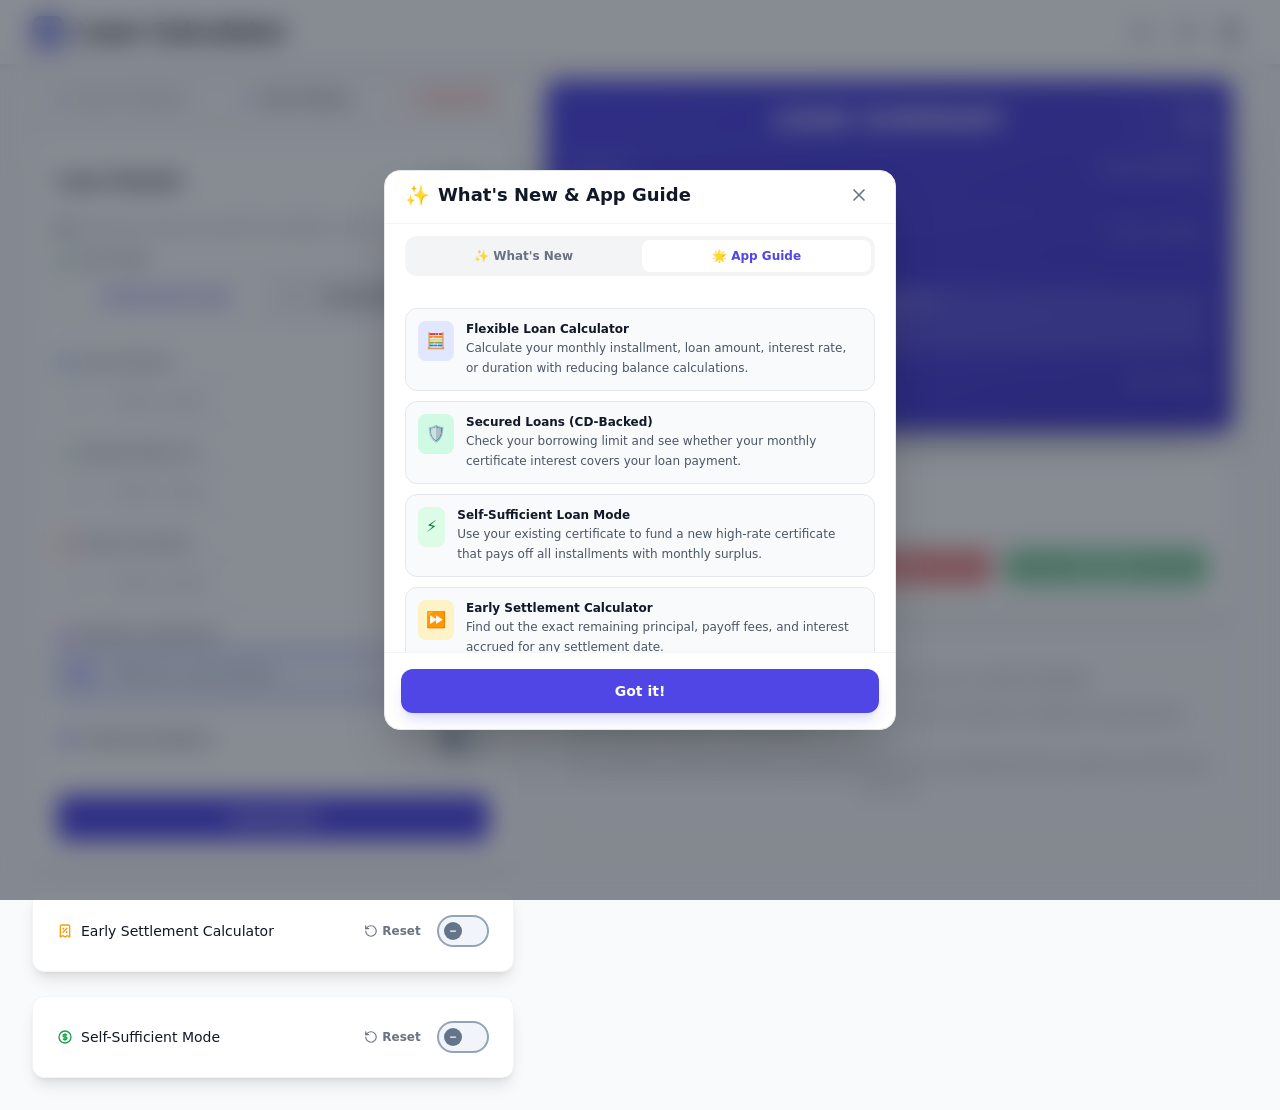
<file: index.html>
<!DOCTYPE html>
<html lang="en" dir="ltr" class="scroll-smooth">

<head>
    <meta charset="UTF-8">
    <script>
        // Inline script to prevent flash of wrong theme, layout direction, or unwanted scroll restoration
        (function () {
            if ('scrollRestoration' in history) {
                history.scrollRestoration = 'manual';
            }
            window.scrollTo(0, 0);
            window.addEventListener('beforeunload', function () {
                window.scrollTo(0, 0);
            });
            window.addEventListener('pageshow', function () {
                window.scrollTo({ top: 0, left: 0, behavior: 'instant' });
            });

            const savedTheme = localStorage.getItem('theme') || 'system';
            const sysDark = window.matchMedia('(prefers-color-scheme: dark)').matches;
            document.documentElement.setAttribute('data-theme', savedTheme);
            const isDark = savedTheme === 'dark' || (savedTheme === 'system' && sysDark);
            if (isDark) {
                document.documentElement.classList.add('dark');
            } else {
                document.documentElement.classList.remove('dark');
            }
            const savedLang = localStorage.getItem('language') || (navigator.language.startsWith('ar') ? 'ar' : 'en');
            document.documentElement.lang = savedLang;
            document.documentElement.dir = savedLang === 'ar' ? 'rtl' : 'ltr';

            const isLandscape = window.matchMedia('(orientation: landscape)').matches || (window.innerWidth > window.innerHeight && window.innerWidth >= 480);
            document.documentElement.setAttribute('data-orientation', isLandscape ? 'landscape' : 'portrait');
            document.documentElement.classList.toggle('landscape', isLandscape);
            document.documentElement.classList.toggle('portrait', !isLandscape);
        })();
    </script>
    <meta name="viewport"
        content="width=device-width, initial-scale=1.0, maximum-scale=1.0, user-scalable=no, viewport-fit=cover">
    <meta name="description"
        content="Loan Calculator PWA for accurate financial planning. Calculate installments, interest, and generate amortization schedules.">
    <title>Loan Calculator</title>

    <link rel="manifest" href="./manifest.json">
    <link rel="icon" type="image/png" href="./icon.png">
    <link rel="apple-touch-icon" href="./icon.png">

    <meta name="theme-color" content="#f9fafb" id="meta-theme-color">
    <meta name="apple-mobile-web-app-capable" content="yes">
    <meta name="apple-mobile-web-app-status-bar-style" content="black-translucent">
    <meta name="apple-mobile-web-app-title" content="LoanCalc">


    <!-- Preload Critical Stylesheets & Logo for optimal LCP -->
    <link rel="preload" href="./tailwind.css" as="style">
    <link rel="preload" href="./app.css" as="style">
    <link rel="preload" href="./icon.png" as="image" fetchpriority="high">

    <!-- XLSX is loaded lazily on first export for faster initial load -->
    <!-- Pre-compiled static Tailwind CSS (48KB vs 407KB runtime) for faster startup & full offline PWA support -->
    <link rel="stylesheet" href="./tailwind.css">
    <link rel="stylesheet" href="./app.css">

    <!-- App scripts -->
    <!-- Translations loaded synchronously so dictionary is available immediately -->
    <script src="./js/translations.js"></script>
    <script>
        // Real-time pre-paint translation: intercepts DOM elements as they are created during HTML streaming parse,
        // localizing them BEFORE the browser can ever layout or paint a single frame. Zero FOUC, zero flash!
        (function () {
            const savedLang = localStorage.getItem('language') || (navigator.language.startsWith('ar') ? 'ar' : 'en');
            if (savedLang === 'ar' && typeof window.txt !== 'undefined' && window.txt.ar) {
                const ar = window.txt.ar;
                function translateNode(el) {
                    if (!el || el.nodeType !== 1) return;
                    const k = el.getAttribute('data-lang-key');
                    if (k && ar[k]) {
                        if (el.id === 'date-label') {
                            el.textContent = ar.bookingDateLabel;
                        } else if (k === 'iosMsg') {
                            const shareIcon = '<svg class="w-5 h-5 inline text-blue-400 mx-1" viewBox="0 0 24 24" fill="none" stroke="currentColor" stroke-width="2"><path stroke-linecap="round" stroke-linejoin="round" d="M4 16v1a3 3 0 003 3h10a3 3 0 003-3v-1m-4-8l-4-4m0 0L8 8m4-4v12" /></svg>';
                            el.innerHTML = (ar.iosInstallBody || '') + ' ' + shareIcon + ' ' + (ar.iosInstallFoot || '');
                        } else if (k === 'scheduleButton') {
                            el.textContent = ar.scheduleButton;
                        } else {
                            el.textContent = ar[k];
                        }
                    }
                    const kt = el.getAttribute('data-lang-title');
                    if (kt && ar[kt]) el.title = ar[kt];
                    const ka = el.getAttribute('data-lang-aria-label');
                    if (ka && ar[ka]) el.setAttribute('aria-label', ar[ka]);
                    const kto = el.getAttribute('data-lang-tooltip');
                    if (kto && ar[kto]) {
                        el.dataset.tooltip = ar[kto];
                        if (!el.hasAttribute('tabindex')) el.setAttribute('tabindex', '0');
                        if (!el.hasAttribute('role')) el.setAttribute('role', 'button');
                    }
                    if (el.tagName === 'INPUT' && el.id) {
                        const isReadOnly = el.hasAttribute('readonly');
                        if (isReadOnly && ar.willBeCalculated) el.placeholder = ar.willBeCalculated;
                        else if (!isReadOnly && ar.inputPlaceholder && !el.placeholder.includes('/')) el.placeholder = ar.inputPlaceholder;
                    }
                }
                function scanAndTranslate(root) {
                    translateNode(root);
                    if (root.querySelectorAll) {
                        const list = root.querySelectorAll('[data-lang-key], [data-lang-title], [data-lang-aria-label], [data-lang-tooltip], input');
                        for (let i = 0; i < list.length; i++) translateNode(list[i]);
                    }
                }
                const observer = new MutationObserver(mutations => {
                    for (let i = 0; i < mutations.length; i++) {
                        const nodes = mutations[i].addedNodes;
                        for (let j = 0; j < nodes.length; j++) {
                            scanAndTranslate(nodes[j]);
                        }
                    }
                });
                observer.observe(document.documentElement, { childList: true, subtree: true });
                window.addEventListener('DOMContentLoaded', () => {
                    observer.disconnect();
                    document.body.classList.add('lang-ready');
                    if (ar.appTitle) document.title = ar.appTitle;
                }, { once: true });
            } else {
                window.addEventListener('DOMContentLoaded', () => {
                    document.body.classList.add('lang-ready');
                }, { once: true });
            }
        })();
    </script>
    <!-- Deferred Core Scripts -->
    <script src="./js/version.js" defer></script>
    <script src="./js/logic.js" defer></script>
    <script src="./js/modals.js" defer></script>
    <script src="./js/chart.js" defer></script>
    <script src="./js/formatters.js" defer></script>
    <script src="./js/ui.js" defer></script>
    <script src="./js/tooltip.js" defer></script>
    <script src="./js/dateinput.js" defer></script>
    <script src="./js/datepicker.js" defer></script>
    <script src="./js/collaterals.js" defer></script>
    <script src="./js/earlysettlement.js" defer></script>
    <script src="./js/selfsufficient.js" defer></script>
    <script src="./js/history.js" defer></script>
    <script src="./js/export.js" defer></script>
    <script src="./js/pwa-install.js" defer></script>
    <script src="./js/app.js" defer></script>
</head>

<body class="flex flex-col min-h-screen preload select-none">

    <button id="install-button"
        class="hidden fixed bottom-6 right-6 z-50 bg-indigo-600 text-white px-5 py-3 rounded-full shadow-xl font-bold flex items-center gap-2 hover:bg-indigo-700 hover:scale-105 transition-all">
        <svg xmlns="http://www.w3.org/2000/svg" width="20" height="20" viewBox="0 0 24 24" fill="none"
            stroke="currentColor" stroke-width="2" stroke-linecap="round" stroke-linejoin="round" aria-hidden="true">
            <path d="M21 15v4a2 2 0 0 1-2 2H5a2 2 0 0 1-2-2v-4" />
            <polyline points="7 10 12 15 17 10" />
            <line x1="12" y1="15" x2="12" y2="3" />
        </svg>
        <span data-lang-key="installApp">Install App</span>
    </button>

    <div id="ios-install-message"
        class="hidden fixed bottom-0 left-0 right-0 bg-gray-900/90 backdrop-blur-md text-white p-4 z-50 text-center border-t border-gray-700">
        <div class="max-w-md mx-auto flex flex-col items-center gap-2">
            <p class="text-sm font-medium" data-lang-key="iosInstallHead">Install this app on your iPhone:</p>
            <p class="text-xs text-gray-300 flex items-center justify-center gap-1" data-lang-key="iosMsg">
                Tap
                <svg class="w-5 h-5 inline text-blue-400" viewBox="0 0 24 24" fill="none" stroke="currentColor"
                    stroke-width="2">
                    <path stroke-linecap="round" stroke-linejoin="round"
                        d="M4 16v1a3 3 0 003 3h10a3 3 0 003-3v-1m-4-8l-4-4m0 0L8 8m4-4v12" />
                </svg>
                then select <strong>"Add to Home Screen"</strong>
            </p>
            <button id="close-ios-msg" class="mt-2 text-xs text-gray-400 underline"
                data-lang-key="closeBtn">Close</button>
        </div>
    </div>

    <div id="nav-placeholder" class="h-16 flex-shrink-0" style="height: calc(4rem + env(safe-area-inset-top));"></div>
    <nav class="bg-white dark:bg-gray-900 shadow-md border-b border-gray-200 dark:border-gray-800 fixed top-0 left-0 right-0 z-40 transition-colors"
        dir="ltr">
        <div class="max-w-7xl mx-auto px-4 sm:px-6 lg:px-8">
            <div class="flex justify-between min-h-16 h-16 items-center">
                <div class="flex items-center gap-3 min-w-0">
                    <img src="./icon.png" alt="Logo" class="w-8 h-8 rounded-lg shadow-sm flex-shrink-0">
                    <span class="font-bold text-gray-900 dark:text-white whitespace-nowrap truncate text-lg md:text-2xl"
                        data-lang-key="appTitle">Loan
                        Calculator</span>
                    <!-- Offline Status Badge -->
                    <span id="offline-badge"
                        class="hidden px-1.5 py-0.5 bg-amber-100 dark:bg-amber-900/50 text-amber-700 dark:text-amber-300 rounded text-xs font-medium flex-shrink-0"
                        data-lang-key="offlineMode">Offline</span>
                </div>
                <div class="flex items-center gap-2 flex-shrink-0">

                    <button id="about-btn" class="btn-icon" title="About App" data-lang-title="aboutBtn"
                        aria-label="About App" data-lang-aria-label="aboutBtn">
                        <svg xmlns="http://www.w3.org/2000/svg" width="20" height="20" viewBox="0 0 24 24" fill="none"
                            stroke="currentColor" stroke-width="2" stroke-linecap="round" stroke-linejoin="round"
                            aria-hidden="true">
                            <circle cx="12" cy="12" r="10" />
                            <line x1="12" y1="16" x2="12" y2="12" />
                            <line x1="12" y1="8" x2="12.01" y2="8" />
                        </svg>
                    </button>

                    <div class="relative" id="theme-menu-wrapper">
                        <button id="theme-toggle" class="btn-icon relative z-20 focus-visible:outline-none focus-visible:ring-2 focus-visible:ring-indigo-500 dark:focus-visible:ring-indigo-400 focus-visible:ring-offset-2 dark:focus-visible:ring-offset-gray-900" title="Change Theme"
                            data-lang-title="themeBtn" aria-label="Change Theme" data-lang-aria-label="themeBtn" aria-haspopup="true" aria-expanded="false" aria-controls="theme-menu">
                            <svg id="icon-sun" class="w-5 h-5 theme-icon" fill="none" stroke="currentColor"
                                viewBox="0 0 24 24" stroke-width="2">
                                <circle cx="12" cy="12" r="5"></circle>
                                <line x1="12" y1="1" x2="12" y2="3"></line>
                                <line x1="12" y1="21" x2="12" y2="23"></line>
                                <line x1="4.22" y1="4.22" x2="5.64" y2="5.64"></line>
                                <line x1="18.36" y1="18.36" x2="19.78" y2="19.78"></line>
                                <line x1="1" y1="12" x2="3" y2="12"></line>
                                <line x1="21" y1="12" x2="23" y2="12"></line>
                                <line x1="4.22" y1="19.78" x2="5.64" y2="18.36"></line>
                                <line x1="18.36" y1="5.64" x2="19.78" y2="4.22"></line>
                            </svg>
                            <svg id="icon-moon" class="w-5 h-5 theme-icon" fill="none" stroke="currentColor"
                                viewBox="0 0 24 24" stroke-width="2">
                                <path d="M21 12.79A9 9 0 1 1 11.21 3 7 7 0 0 0 21 12.79z"></path>
                            </svg>
                            <!-- System Default (Mobile: Smartphone / Desktop: Monitor) -->
                            <svg id="icon-system" class="w-5 h-5 theme-icon" fill="none" stroke="currentColor"
                                viewBox="0 0 24 24" stroke-width="2" stroke-linecap="round" stroke-linejoin="round">
                                <g class="system-icon-mobile">
                                    <rect x="5" y="2" width="14" height="20" rx="2"></rect>
                                    <line x1="12" y1="18" x2="12" y2="18"></line>
                                </g>
                                <g class="system-icon-desktop">
                                    <rect x="2" y="3.5" width="20" height="13.5" rx="2"></rect>
                                    <line x1="8" y1="21" x2="16" y2="21"></line>
                                    <line x1="12" y1="17" x2="12" y2="21"></line>
                                </g>
                            </svg>
                        </button>

                        <div id="theme-menu" role="menu" aria-labelledby="theme-toggle" tabindex="-1"
                            class="absolute top-full end-0 mt-2 w-48 bg-white dark:bg-gray-900 rounded-xl shadow-xl border border-gray-100 dark:border-gray-800 z-50 transform origin-top duration-300 ease-[cubic-bezier(0.23,1,0.32,1)] opacity-0 invisible scale-95 -translate-y-2 pointer-events-none p-1 flex flex-col">
                            <button data-theme-value="light" class="theme-option dropdown-option" role="menuitem" tabindex="-1">
                                <svg class="w-4 h-4 text-orange-500" fill="none" stroke="currentColor"
                                    viewBox="0 0 24 24" stroke-width="2">
                                    <circle cx="12" cy="12" r="5"></circle>
                                    <line x1="12" y1="1" x2="12" y2="3"></line>
                                    <line x1="12" y1="21" x2="12" y2="23"></line>
                                    <line x1="4.22" y1="4.22" x2="5.64" y2="5.64"></line>
                                    <line x1="18.36" y1="18.36" x2="19.78" y2="19.78"></line>
                                    <line x1="1" y1="12" x2="3" y2="12"></line>
                                    <line x1="21" y1="12" x2="23" y2="12"></line>
                                    <line x1="4.22" y1="19.78" x2="5.64" y2="18.36"></line>
                                    <line x1="18.36" y1="5.64" x2="19.78" y2="4.22"></line>
                                </svg>
                                <span data-lang-key="themeLight">Light Mode</span>
                                <svg class="check-icon w-4 h-4 ml-auto text-indigo-600 hidden" fill="none"
                                    stroke="currentColor" viewBox="0 0 24 24">
                                    <path stroke-linecap="round" stroke-linejoin="round" stroke-width="2"
                                        d="M5 13l4 4L19 7"></path>
                                </svg>
                            </button>
                            <button data-theme-value="dark" class="theme-option dropdown-option" role="menuitem" tabindex="-1">
                                <svg class="w-4 h-4 text-indigo-500" fill="none" stroke="currentColor"
                                    viewBox="0 0 24 24" stroke-width="2">
                                    <path d="M21 12.79A9 9 0 1 1 11.21 3 7 7 0 0 0 21 12.79z"></path>
                                </svg>
                                <span data-lang-key="themeDark">Dark Mode</span>
                                <svg class="check-icon w-4 h-4 ml-auto text-indigo-600 hidden" fill="none"
                                    stroke="currentColor" viewBox="0 0 24 24">
                                    <path stroke-linecap="round" stroke-linejoin="round" stroke-width="2"
                                        d="M5 13l4 4L19 7"></path>
                                </svg>
                            </button>
                            <button data-theme-value="system" class="theme-option dropdown-option" role="menuitem" tabindex="-1">
                                <!-- Mobile (< 640px): Smartphone -->
                                <svg class="w-4 h-4 text-emerald-500 dark:text-emerald-400 block sm:hidden" fill="none" stroke="currentColor" viewBox="0 0 24 24"
                                    stroke-width="2" stroke-linecap="round" stroke-linejoin="round">
                                    <rect x="5" y="2" width="14" height="20" rx="2"></rect>
                                    <line x1="12" y1="18" x2="12" y2="18"></line>
                                </svg>
                                <!-- Desktop (>= 640px): Desktop Monitor -->
                                <svg class="w-4 h-4 text-emerald-500 dark:text-emerald-400 hidden sm:block" fill="none" stroke="currentColor" viewBox="0 0 24 24"
                                    stroke-width="2" stroke-linecap="round" stroke-linejoin="round">
                                    <rect x="2" y="3.5" width="20" height="13.5" rx="2"></rect>
                                    <line x1="8" y1="21" x2="16" y2="21"></line>
                                    <line x1="12" y1="17" x2="12" y2="21"></line>
                                </svg>
                                <span data-lang-key="themeSystem">System Default</span>
                                <svg class="check-icon w-4 h-4 ml-auto text-indigo-600 hidden" fill="none"
                                    stroke="currentColor" viewBox="0 0 24 24">
                                    <path stroke-linecap="round" stroke-linejoin="round" stroke-width="2"
                                        d="M5 13l4 4L19 7"></path>
                                </svg>
                            </button>
                        </div>
                    </div>

                    <div class="relative" id="lang-menu-wrapper">
                        <button id="lang-toggle" class="btn-icon relative z-20 focus-visible:outline-none focus-visible:ring-2 focus-visible:ring-indigo-500 dark:focus-visible:ring-indigo-400 focus-visible:ring-offset-2 dark:focus-visible:ring-offset-gray-900" title="Language"
                            data-lang-title="langBtn" aria-label="Language" data-lang-aria-label="langBtn" aria-haspopup="true" aria-expanded="false" aria-controls="lang-menu">
                            <svg class="w-5 h-5" fill="none" stroke="currentColor" viewBox="0 0 24 24" stroke-width="2">
                                <circle cx="12" cy="12" r="10"></circle>
                                <path
                                    d="M2 12h20M12 2a15.3 15.3 0 0 1 4 10 15.3 15.3 0 0 1-4 10 15.3 15.3 0 0 1-4-10 15.3 15.3 0 0 1 4-10z">
                                </path>
                            </svg>
                        </button>

                        <div id="lang-menu" role="menu" aria-labelledby="lang-toggle" tabindex="-1"
                            class="absolute top-full end-0 mt-2 w-40 bg-white dark:bg-gray-900 rounded-xl shadow-xl border border-gray-100 dark:border-gray-800 z-50 transform origin-top duration-300 ease-[cubic-bezier(0.23,1,0.32,1)] opacity-0 invisible scale-95 -translate-y-2 pointer-events-none p-1 flex flex-col">
                            <button data-lang-value="en" class="lang-option dropdown-option" role="menuitem" tabindex="-1">
                                <span
                                    class="text-xs font-bold text-blue-600 bg-blue-100 dark:bg-blue-900/30 dark:text-blue-400 px-1.5 py-0.5 rounded">EN</span>
                                <span>English</span>
                                <svg class="check-icon w-4 h-4 ml-auto text-indigo-600 hidden" fill="none"
                                    stroke="currentColor" viewBox="0 0 24 24">
                                    <path stroke-linecap="round" stroke-linejoin="round" stroke-width="2"
                                        d="M5 13l4 4L19 7"></path>
                                </svg>
                            </button>
                            <button data-lang-value="ar" class="lang-option dropdown-option" role="menuitem" tabindex="-1">
                                <span
                                    class="text-xs font-bold text-green-600 bg-green-100 dark:bg-green-900/30 dark:text-green-400 px-1.5 py-0.5 rounded">AR</span>
                                <span>العربية</span>
                                <svg class="check-icon w-4 h-4 ml-auto text-indigo-600 hidden" fill="none"
                                    stroke="currentColor" viewBox="0 0 24 24">
                                    <path stroke-linecap="round" stroke-linejoin="round" stroke-width="2"
                                        d="M5 13l4 4L19 7"></path>
                                </svg>
                            </button>
                        </div>
                    </div>
                </div>
            </div>
        </div>
    </nav>

    <div id="message-box" role="status" aria-live="polite"
        class="fixed top-24 left-0 right-0 mx-auto w-fit max-w-[90vw] z-[100] px-6 py-3 rounded-lg text-white font-medium shadow-2xl text-sm text-center transition duration-300 ease-out transform hidden opacity-0 -translate-y-3">
    </div>

    <main class="flex-grow max-w-7xl mx-auto px-2.5 sm:px-6 lg:px-8 py-6 sm:py-8 w-full pb-24">
        <form id="loan-form" onsubmit="return false;" class="lg:grid lg:grid-cols-12 lg:gap-8 items-start">
            <div id="input-section" class="lg:col-span-5 space-y-6">
                <!-- Global Session Toolbar (Save, History, Reset All) -->
                <div class="global-session-toolbar">
                    <button type="button" id="save-button"
                        class="global-toolbar-btn"
                        disabled title="Save to History" data-lang-title="saveBtn" aria-label="Save to History" data-lang-aria-label="saveBtn">
                        <svg xmlns="http://www.w3.org/2000/svg" viewBox="0 0 24 24"
                            fill="none" stroke="currentColor" stroke-width="2" stroke-linecap="round"
                            stroke-linejoin="round" class="w-3.5 h-3.5 sm:w-4 sm:h-4 text-indigo-600 dark:text-indigo-400 flex-shrink-0" aria-hidden="true">
                            <path d="M19 21H5a2 2 0 0 1-2-2V5a2 2 0 0 1 2-2h11l5 5v11a2 2 0 0 1-2 2z"></path>
                            <polyline points="17 21 17 13 7 13 7 21"></polyline>
                            <polyline points="7 3 7 8 15 8"></polyline>
                        </svg>
                        <span data-lang-key="saveBtn">Save to History</span>
                    </button>

                    <button type="button" id="history-btn"
                        class="global-toolbar-btn"
                        title="View History" data-lang-title="historyBtn" aria-label="View History" data-lang-aria-label="historyBtn">
                        <svg xmlns="http://www.w3.org/2000/svg" viewBox="0 0 24 24"
                            fill="none" stroke="currentColor" stroke-width="2" stroke-linecap="round"
                            stroke-linejoin="round" class="w-3.5 h-3.5 sm:w-4 sm:h-4 text-indigo-600 dark:text-indigo-400 flex-shrink-0" aria-hidden="true">
                            <path d="M12 8v4l3 3m6-3a9 9 0 11-18 0 9 9 0 0118 0z"></path>
                        </svg>
                        <span data-lang-key="historyBtn">View History</span>
                    </button>

                    <button type="button" id="global-reset-btn"
                        class="global-toolbar-btn global-toolbar-btn-danger"
                        title="Reset All" data-lang-title="resetAllBtn" aria-label="Reset All" data-lang-aria-label="resetAllBtn">
                        <svg xmlns="http://www.w3.org/2000/svg" viewBox="0 0 24 24"
                            fill="none" stroke="currentColor" stroke-width="2" stroke-linecap="round"
                            stroke-linejoin="round" class="w-3.5 h-3.5 sm:w-4 sm:h-4 flex-shrink-0" aria-hidden="true">
                            <path d="M3 12a9 9 0 1 0 9-9 9.75 9.75 0 0 0-6.74 2.74L3 8" />
                            <path d="M3 3v5h5" />
                        </svg>
                        <span data-lang-key="resetAllBtn">Reset All</span>
                    </button>
                </div>

                <div
                    class="bg-white dark:bg-gray-900 p-3.5 sm:p-6 rounded-xl shadow-lg hover-card border border-gray-100 dark:border-gray-800 transition-colors">
                    <div class="flex items-center justify-between mb-4 border-b border-gray-100 dark:border-gray-800 pb-2 gap-2">
                        <h2 class="text-lg font-semibold text-gray-800 dark:text-gray-100"
                            data-lang-key="inputSectionTitle">Loan Details</h2>
                        <button type="button" id="reset-button"
                            class="flex items-center gap-1 text-xs font-semibold text-gray-500 hover:text-red-500 dark:text-gray-400 dark:hover:text-red-400 py-1 px-2 rounded-lg hover:bg-gray-100 dark:hover:bg-gray-800 transition-colors whitespace-nowrap"
                            title="Reset Loan Details" data-lang-title="resetLoanDetailsBtn" aria-label="Reset Loan Details" data-lang-aria-label="resetLoanDetailsBtn">
                            <svg class="w-3.5 h-3.5 flex-shrink-0" fill="none" stroke="currentColor" viewBox="0 0 24 24"><path stroke-linecap="round" stroke-linejoin="round" stroke-width="2" d="M3 12a9 9 0 1 0 9-9 9.75 9.75 0 0 0-6.74 2.74L3 8" /><path stroke-linecap="round" stroke-linejoin="round" stroke-width="2" d="M3 3v5h5" /></svg>
                            <span data-lang-key="resetSectionBtn">Reset</span>
                        </button>
                    </div>

                    <div class="space-y-4">
                        <!-- Radio Button Hint -->
                        <p class="text-xs text-gray-500 dark:text-gray-400 flex items-center gap-1.5 -mb-1">
                            <svg class="w-3.5 h-3.5 flex-shrink-0" viewBox="0 0 24 24" fill="currentColor">
                                <path
                                    d="M12 2C6.48 2 2 6.48 2 12s4.48 10 10 10 10-4.48 10-10S17.52 2 12 2zm1 15h-2v-6h2v6zm0-8h-2V7h2v2z" />
                            </svg>
                            <span data-lang-key="radioHint">Choose the value you want the calculator to solve</span>
                        </p>

                        <!-- Loan Type Selector -->
                        <div class="mb-3">
                            <div class="field-label mb-1.5">
                                <svg class="w-4 h-4 text-green-600 dark:text-green-400" fill="none" stroke="currentColor" viewBox="0 0 24 24">
                                    <path stroke-linecap="round" stroke-linejoin="round" stroke-width="2" d="M9 12l2 2 4-4m5.618-4.016A11.955 11.955 0 0112 2.944a11.955 11.955 0 01-8.618 3.04A12.02 12.02 0 003 9c0 5.591 3.824 10.29 9 11.622 5.176-1.332 9-6.03 9-11.622 0-1.042-.133-2.052-.382-3.016z" />
                                </svg>
                                <span data-lang-key="loanTypeLabel">Loan Type</span>
                            </div>
                            <div class="grid grid-cols-2 gap-1 p-1 bg-gray-100 dark:bg-gray-800/80 rounded-lg border border-gray-200 dark:border-gray-700">
                                <button type="button" id="loan-type-unsecured-btn" class="loan-type-btn py-2 px-3 rounded-md text-xs sm:text-sm font-semibold transition-all shadow-sm bg-white dark:bg-gray-700 text-indigo-600 dark:text-indigo-300" data-type="unsecured">
                                    <span data-lang-key="loanTypeUnsecured">Unsecured Loan</span>
                                </button>
                                <button type="button" id="loan-type-secured-btn" class="loan-type-btn py-2 px-3 rounded-md text-xs sm:text-sm font-semibold transition-all text-gray-600 dark:text-gray-400 hover:text-gray-900 dark:hover:text-white" data-type="secured">
                                    <span data-lang-key="loanTypeSecured">Secured Loan</span>
                                </button>
                            </div>
                        </div>

                        <!-- Dynamic Collateral Details Section (Shown when Secured Loan is active) -->
                        <div id="collateral-section" class="overflow-hidden transition-all duration-300 max-h-0 opacity-0 mb-3">
                            <div class="p-2.5 sm:p-3.5 bg-indigo-50/60 dark:bg-indigo-950/30 rounded-xl border border-indigo-100 dark:border-indigo-900/50 space-y-3">
                                <div class="flex items-center justify-between gap-2">
                                    <div class="flex items-center gap-1.5 min-w-0">
                                        <svg class="w-4 h-4 text-indigo-600 dark:text-indigo-400 flex-shrink-0" fill="none" stroke="currentColor" viewBox="0 0 24 24">
                                            <path stroke-linecap="round" stroke-linejoin="round" stroke-width="2" d="M19 11H5m14 0a2 2 0 012 2v6a2 2 0 01-2 2H5a2 2 0 01-2-2v-6a2 2 0 012-2m14 0V9a2 2 0 00-2-2M5 11V9a2 2 0 012-2m0 0V5a2 2 0 012-2h6a2 2 0 012 2v2M7 7h10" />
                                        </svg>
                                        <span class="text-xs font-bold text-indigo-900 dark:text-indigo-200 whitespace-nowrap" data-lang-key="collateralDetailsTitle">Collateral Details</span>
                                    </div>
                                    <div class="flex items-center gap-1 flex-shrink-0">
                                        <button type="button" id="clear-collateral-btn" class="flex items-center gap-1 text-[11px] sm:text-xs font-semibold text-gray-500 hover:text-red-500 dark:text-gray-400 dark:hover:text-red-400 py-1 px-1.5 sm:px-2 rounded-lg hover:bg-gray-100 dark:hover:bg-gray-800 transition-colors whitespace-nowrap" title="Clear all collateral" aria-label="Clear all collateral">
                                            <svg class="w-3.5 h-3.5 flex-shrink-0" fill="none" stroke="currentColor" viewBox="0 0 24 24"><path stroke-linecap="round" stroke-linejoin="round" stroke-width="2" d="M19 7l-.867 12.142A2 2 0 0116.138 21H7.862a2 2 0 01-1.995-1.858L5 7m5 4v6m4-6v6m1-10V4a1 1 0 00-1-1h-4a1 1 0 00-1 1v3M4 7h16" /></svg>
                                            <span data-lang-key="clearAllBtn" class="hidden sm:inline">Clear All</span>
                                        </button>
                                        <button type="button" id="add-collateral-btn" class="flex items-center gap-1 text-[11px] sm:text-xs font-semibold text-indigo-600 dark:text-indigo-400 hover:text-indigo-800 dark:hover:text-indigo-200 py-1 px-2 sm:px-2.5 rounded-lg bg-indigo-100/70 hover:bg-indigo-200/80 dark:bg-indigo-900/60 dark:hover:bg-indigo-900 transition-colors whitespace-nowrap">
                                            <svg class="w-3.5 h-3.5 flex-shrink-0" fill="none" stroke="currentColor" viewBox="0 0 24 24">
                                                <path stroke-linecap="round" stroke-linejoin="round" stroke-width="2" d="M12 4v16m8-8H4" />
                                            </svg>
                                            <span data-lang-key="addCollateralBtn">Add Collateral</span>
                                        </button>
                                    </div>
                                </div>

                                <!-- Global Collateral Interest Accrual Basis Selector -->
                                <div class="flex items-center justify-between gap-2 p-1.5 sm:p-2 bg-white/80 dark:bg-gray-900/60 rounded-lg border border-indigo-100 dark:border-indigo-900/40">
                                    <span class="text-[11px] sm:text-xs font-semibold text-gray-700 dark:text-gray-300" data-lang-key="collateralBasisLabel">Interest Accrual Basis</span>
                                    <div class="inline-flex rounded-lg p-0.5 bg-gray-100 dark:bg-gray-800" role="group" aria-label="Collateral Interest Accrual Basis">
                                        <button type="button" id="col-basis-monthly-btn" class="col-basis-btn py-1 px-2.5 rounded-md text-[11px] sm:text-xs font-bold transition-all shadow-xs bg-white dark:bg-gray-700 text-indigo-600 dark:text-indigo-300" data-basis="monthly">
                                            <span data-lang-key="basisMonthly">Monthly</span>
                                        </button>
                                        <button type="button" id="col-basis-quarterly-btn" class="col-basis-btn py-1 px-2.5 rounded-md text-[11px] sm:text-xs font-semibold transition-all text-gray-600 dark:text-gray-400 hover:text-gray-900 dark:hover:text-white" data-basis="quarterly">
                                            <span data-lang-key="basisQuarterly">Quarterly</span>
                                        </button>
                                    </div>
                                </div>

                                <!-- Column Headers & List Wrapper -->
                                <div>
                                    <div id="collateral-headers-row" class="hidden">
                                        <div id="col-header-num" data-lang-key="colHeaderNum">#</div>
                                        <div id="col-header-nominal" data-lang-key="colHeaderNominal">Nominal</div>
                                        <div id="col-header-redemption" data-lang-key="colHeaderRedemption">Redemption</div>
                                        <div id="col-header-rate" data-lang-key="colHeaderRate">Rate %</div>
                                    </div>

                                    <div id="collaterals-list" class="space-y-1.5 sm:space-y-2 mt-1">
                                        <!-- Collateral rows dynamically rendered -->
                                    </div>

                                    <!-- Collateral ARIA Live Region for Screen-Reader Announcements -->
                                    <div id="collateral-live-region" class="sr-only" role="status" aria-live="polite" aria-atomic="true"></div>
                                </div>

                                <div class="pt-2 border-t border-indigo-200/60 dark:border-indigo-800/60 grid grid-cols-3 gap-1.5 sm:gap-2 text-center text-xs">
                                    <div class="bg-white/70 dark:bg-gray-900/50 p-1.5 rounded-lg flex flex-col justify-between min-h-[48px] min-w-0 overflow-hidden">
                                        <span class="block text-[10px] leading-tight text-gray-500 dark:text-gray-400 break-words" data-lang-key="totalCollateralLabel">Total Collateral</span>
                                        <span id="summary-total-collateral" class="font-bold text-gray-800 dark:text-gray-200 select-text truncate tracking-tight text-[11px] sm:text-xs">-</span>
                                    </div>
                                    <div class="bg-white/70 dark:bg-gray-900/50 p-1.5 rounded-lg flex flex-col justify-between min-h-[48px] min-w-0">
                                        <div class="flex items-center justify-center gap-1">
                                            <span class="block text-[10px] leading-tight text-gray-500 dark:text-gray-400 break-words" data-lang-key="maxLoanAllowedLabel">Max Loan</span>
                                            <span class="info-icon text-[9px]" tabindex="0" role="button" aria-label="Max loan info" style="width: 0.85rem; height: 0.85rem; min-width: 0.85rem; min-height: 0.85rem; line-height: 0.85rem; cursor: help; background: rgba(99, 102, 241, 0.2); color: #6366f1;" data-lang-tooltip="maxLoanAllowedTooltip" data-tooltip="Maximum Loan Limit: By banking regulations, maximum loan amount is 90% of certificate nominal value or its redemption value, whichever is lower, up to a maximum of 100,000,000.">ℹ</span>
                                        </div>
                                        <span id="summary-max-loan" class="font-bold text-indigo-600 dark:text-indigo-400 select-text truncate tracking-tight text-[11px] sm:text-xs">-</span>
                                    </div>
                                    <div class="bg-white/70 dark:bg-gray-900/50 p-1.5 rounded-lg flex flex-col justify-between min-h-[48px] min-w-0">
                                        <div class="flex items-center justify-center gap-1">
                                            <span class="block text-[10px] leading-tight text-gray-500 dark:text-gray-400 break-words" data-lang-key="minLoanRateLabel">Min Rate</span>
                                            <span class="info-icon tooltip-end text-[9px]" tabindex="0" role="button" aria-label="Min rate info" style="width: 0.85rem; height: 0.85rem; min-width: 0.85rem; min-height: 0.85rem; line-height: 0.85rem; cursor: help; background: rgba(99, 102, 241, 0.2); color: #6366f1;" data-lang-tooltip="minLoanRateTooltip" data-tooltip="Minimum Loan Rate: By banking regulations, loan interest must be at least 2% higher than your highest collateral CD rate.">ℹ</span>
                                        </div>
                                        <span id="summary-min-rate" class="font-bold text-indigo-600 dark:text-indigo-400 select-text truncate tracking-tight text-[11px] sm:text-xs">-</span>
                                    </div>
                                </div>

                                <!-- Net Cashflow Comparison (CDs Return vs. Loan Installment) -->
                                <div id="collateral-cashflow-card" class="hidden overflow-hidden p-2.5 bg-gradient-to-r from-indigo-900/10 via-emerald-900/10 to-indigo-900/10 dark:from-indigo-950/40 dark:via-emerald-950/30 dark:to-indigo-950/40 rounded-xl border border-indigo-200/80 dark:border-indigo-800/80 transition-all duration-300">
                                    <div class="flex items-center justify-between gap-2 mb-2 pb-1.5 border-b border-indigo-200/60 dark:border-indigo-800/60">
                                        <div class="flex items-center gap-1.5 min-w-0">
                                            <svg class="w-3.5 h-3.5 text-indigo-600 dark:text-indigo-400 flex-shrink-0" fill="none" stroke="currentColor" viewBox="0 0 24 24">
                                                <path stroke-linecap="round" stroke-linejoin="round" stroke-width="2" d="M7 12l3-3 3 3 4-4M8 21l4-4 4 4M3 4h18M4 4h16v12a1 1 0 01-1 1H5a1 1 0 01-1-1V4z" />
                                            </svg>
                                            <span class="text-[11px] font-bold text-gray-800 dark:text-gray-200 truncate" data-lang-key="netCashflowLabel">Net Cashflow</span>
                                        </div>
                                        <span id="cashflow-badge" class="text-[10px] font-bold px-2 py-0.5 rounded-full whitespace-nowrap bg-emerald-100 text-emerald-800 dark:bg-emerald-900/60 dark:text-emerald-300">
                                            Surplus
                                        </span>
                                    </div>

                                    <div class="grid grid-cols-3 gap-1.5 text-center text-xs">
                                        <div class="bg-white/70 dark:bg-gray-900/50 p-1.5 rounded-lg flex flex-col justify-between min-h-[44px]">
                                            <span id="cashflow-cd-return-label" class="block text-[9px] sm:text-[10px] leading-tight text-gray-500 dark:text-gray-400 break-words" data-lang-key="cdMonthlyReturnLabel">Monthly CD Returns</span>
                                            <span id="cashflow-cd-return" class="font-bold text-emerald-600 dark:text-emerald-400 text-xs sm:text-sm select-text">+0.00</span>
                                        </div>
                                        <div class="bg-white/70 dark:bg-gray-900/50 p-1.5 rounded-lg flex flex-col justify-between min-h-[44px]">
                                            <span id="cashflow-loan-inst-label" class="block text-[9px] sm:text-[10px] leading-tight text-gray-500 dark:text-gray-400 break-words" data-lang-key="loanInstallmentMonthlyLabel">Monthly Installment</span>
                                            <span id="cashflow-loan-inst" class="font-bold text-indigo-600 dark:text-indigo-400 text-xs sm:text-sm select-text">-0.00</span>
                                        </div>
                                        <div id="cashflow-diff-box" class="bg-emerald-50/80 dark:bg-emerald-950/50 border border-emerald-200 dark:border-emerald-800 p-1.5 rounded-lg flex flex-col justify-between min-h-[44px]">
                                            <span class="block text-[9px] sm:text-[10px] leading-tight text-gray-600 dark:text-gray-300 font-medium break-words" data-lang-key="netCashflowLabel">Net Difference</span>
                                            <span id="cashflow-net-diff" class="font-black text-emerald-700 dark:text-emerald-300 text-xs sm:text-sm select-text">+0.00</span>
                                        </div>
                                    </div>
                                    <p id="cashflow-explain" class="text-[10px] text-gray-500 dark:text-gray-400 text-center mt-1.5 leading-snug"></p>

                                    <!-- Reference Self-Covering Loan Amount (Option A) -->
                                    <div id="cashflow-self-covering-row" class="hidden mt-2 pt-2 border-t border-indigo-200/60 dark:border-indigo-800/60 flex items-center justify-between gap-2">
                                        <div class="flex items-center gap-1.5 min-w-0">
                                            <span class="text-xs flex-shrink-0">⚖️</span>
                                            <div class="min-w-0">
                                                <span class="text-[10px] text-gray-500 dark:text-gray-400 block leading-tight truncate" data-lang-key="selfCoveringLoanLabel">100% Self-Covering Loan</span>
                                                <span id="cashflow-self-covering-amount" class="font-bold text-gray-900 dark:text-white text-xs sm:text-sm select-text">-</span>
                                            </div>
                                        </div>
                                        <button type="button" id="apply-self-covering-btn" class="flex-shrink-0 text-[11px] font-semibold text-indigo-600 dark:text-indigo-400 hover:text-indigo-800 dark:hover:text-indigo-200 py-1 px-2.5 rounded-lg bg-indigo-100/70 hover:bg-indigo-200/80 dark:bg-indigo-900/60 dark:hover:bg-indigo-900 transition-colors whitespace-nowrap" data-lang-key="applyLoanAmountBtn">
                                            Use Value
                                        </button>
                                    </div>
                                </div>
                            </div>
                        </div>

                        <div>
                            <label class="field-label" for="loan-amount">
                                <svg class="w-4 h-4 text-blue-500" fill="none" stroke="currentColor"
                                    viewBox="0 0 24 24">
                                    <path stroke-linecap="round" stroke-linejoin="round" stroke-width="2"
                                        d="M12 8c-1.657 0-3 .895-3 2s1.343 2 3 2 3 .895 3 2-1.343 2-3 2m0-8c1.11 0 2.08.402 2.599 1M12 8V7m0 1v8m0 0v1m0-1c-1.11 0-2.08-.402-2.599-1M21 12a9 9 0 11-18 0 9 9 0 0118 0z" />
                                </svg>
                                <span data-lang-key="loanAmountLabel">Loan Amount</span>
                            </label>
                            <div class="input-group" id="group-amount">
                                <div class="radio-cell">
                                    <input type="radio" name="calc-target" value="amount" title="Calculate this field"
                                        aria-label="Calculate Loan Amount" data-lang-aria-label="calcLoanAmount">
                                </div>
                                <input type="text" inputmode="decimal" id="loan-amount" data-key="amount"
                                    class="text-input select-text" placeholder="Enter value" autocomplete="off" autocorrect="off"
                                    autocapitalize="off" spellcheck="false">
                            </div>
                            <!-- Quick-Fill Helper Chip: Max Allowed Loan -->
                            <div id="max-loan-chip-container" class="hidden mt-1.5 flex items-center justify-start">
                                <button type="button" id="max-loan-chip" class="max-loan-chip" title="Click to apply maximum allowed loan amount" data-lang-title="maxLoanChipTitle">
                                    <span>💡</span>
                                    <span data-lang-key="maxLoanChipLabel">Max allowed:</span>
                                    <span id="max-loan-chip-val">-</span>
                                </button>
                            </div>
                            <p class="error-text hidden" id="error-amount" role="alert" aria-live="polite" data-lang-key="invalidAmount">Please enter a valid amount.</p>
                            <p class="text-xs text-amber-600 dark:text-amber-400 mt-1 hidden flex items-center gap-1 font-medium" id="warning-loan-amount">
                                <svg class="w-3.5 h-3.5 flex-shrink-0" fill="currentColor" viewBox="0 0 20 20"><path fill-rule="evenodd" d="M8.257 3.099c.765-1.36 2.722-1.36 3.486 0l5.58 9.92c.75 1.334-.213 2.98-1.742 2.98H4.42c-1.53 0-2.493-1.646-1.743-2.98l5.58-9.92zM11 13a1 1 0 11-2 0 1 1 0 012 0zm-1-8a1 1 0 00-1 1v3a1 1 0 002 0V6a1 1 0 00-1-1z" clip-rule="evenodd"/></svg>
                                <span class="warning-text"></span>
                            </p>
                        </div>

                        <div>
                            <label class="field-label" for="interest-rate">
                                <svg class="w-4 h-4 text-green-500" fill="none" stroke="currentColor"
                                    viewBox="0 0 24 24">
                                    <path stroke-linecap="round" stroke-linejoin="round" stroke-width="2"
                                        d="M13 7h8m0 0v8m0-8l-8 8-4-4-6 6" />
                                </svg>
                                <span data-lang-key="interestRateLabel">Interest Rate (%)</span>
                            </label>
                            <div class="input-group" id="group-rate">
                                <div class="radio-cell">
                                    <input type="radio" name="calc-target" value="rate" title="Calculate this field"
                                        aria-label="Calculate Interest Rate" data-lang-aria-label="calcInterestRate">
                                </div>
                                <input type="text" inputmode="decimal" id="interest-rate" data-key="rate"
                                    class="text-input select-text" placeholder="Enter value" autocomplete="off" autocorrect="off"
                                    autocapitalize="off" spellcheck="false">
                            </div>
                            <p class="error-text hidden" id="error-rate" role="alert" aria-live="polite" data-lang-key="invalidRate">Please enter a valid rate.</p>
                            <p class="text-xs text-amber-600 dark:text-amber-400 mt-1 hidden flex items-center gap-1 font-medium" id="warning-loan-rate">
                                <svg class="w-3.5 h-3.5 flex-shrink-0" fill="currentColor" viewBox="0 0 20 20"><path fill-rule="evenodd" d="M8.257 3.099c.765-1.36 2.722-1.36 3.486 0l5.58 9.92c.75 1.334-.213 2.98-1.742 2.98H4.42c-1.53 0-2.493-1.646-1.743-2.98l5.58-9.92zM11 13a1 1 0 11-2 0 1 1 0 012 0zm-1-8a1 1 0 00-1 1v3a1 1 0 002 0V6a1 1 0 00-1-1z" clip-rule="evenodd"/></svg>
                                <span class="warning-text"></span>
                            </p>
                        </div>

                        <div>
                            <label class="field-label" for="loan-period">
                                <svg class="w-4 h-4 text-orange-500" fill="none" stroke="currentColor"
                                    viewBox="0 0 24 24">
                                    <path stroke-linecap="round" stroke-linejoin="round" stroke-width="2"
                                        d="M12 8v4l3 3m6-3a9 9 0 11-18 0 9 9 0 0118 0z" />
                                </svg>
                                <span data-lang-key="loanPeriodLabel">Period (months)</span>
                            </label>
                            <div class="input-group" id="group-period">
                                <div class="radio-cell">
                                    <input type="radio" name="calc-target" value="period" title="Calculate this field"
                                        aria-label="Calculate Period" data-lang-aria-label="calcPeriod">
                                </div>
                                <input type="text" inputmode="numeric" pattern="[0-9]*" id="loan-period"
                                    data-key="period" class="text-input select-text" placeholder="Enter value" autocomplete="off"
                                    autocorrect="off" autocapitalize="off" spellcheck="false">
                            </div>
                            <p class="error-text hidden" id="error-period" role="alert" aria-live="polite" data-lang-key="invalidPeriod">Please enter a valid period.</p>
                        </div>

                        <div>
                            <label class="field-label" for="monthly-installment">
                                <svg class="w-4 h-4 text-purple-500" fill="none" stroke="currentColor"
                                    viewBox="0 0 24 24">
                                    <path stroke-linecap="round" stroke-linejoin="round" stroke-width="2"
                                        d="M17 9V7a2 2 0 00-2-2H5a2 2 0 00-2 2v6a2 2 0 002 2h2m2 4h10a2 2 0 002-2v-6a2 2 0 00-2-2H9a2 2 0 00-2 2v6a2 2 0 002 2zm7-5a2 2 0 11-4 0 2 2 0 014 0z" />
                                </svg>
                                <span data-lang-key="monthlyInstallmentLabel">Monthly Installment</span>
                            </label>
                            <div class="input-group active-target" id="group-installment">
                                <div class="radio-cell">
                                    <input type="radio" name="calc-target" value="installment" checked
                                        title="Calculate this field" aria-label="Calculate Monthly Installment" data-lang-aria-label="calcInstallment">
                                </div>
                                <input type="text" inputmode="decimal" id="monthly-installment" data-key="installment"
                                    class="text-input select-text" readonly placeholder="Will be calculated" autocomplete="off">
                            </div>
                            <p class="error-text hidden" id="error-installment" role="alert" aria-live="polite" data-lang-key="invalidValue">Invalid value.</p>
                        </div>

                        <div id="frequency-container" class="hidden">
                            <!-- Hidden native select for calculation engine & history syncing -->
                            <select id="installment-freq" style="display:none;">
                                <option value="1">Monthly</option>
                                <option value="3">Quarterly</option>
                            </select>

                            <div class="freq-notice-card">
                                <div class="flex items-center gap-1.5 sm:gap-2 min-w-0 flex-1">
                                    <svg class="w-4 h-4 text-teal-600 dark:text-teal-400 flex-shrink-0" fill="none" stroke="currentColor" viewBox="0 0 24 24">
                                        <path stroke-linecap="round" stroke-linejoin="round" stroke-width="2" d="M4 4v5h.582m15.356 2A8.001 8.001 0 004.582 9m0 0H9m11 11v-5h-.581m0 0a8.003 8.003 0 01-15.357-2m15.357 2H15" />
                                    </svg>
                                    <div class="min-w-0 flex-1">
                                        <span class="block text-xs font-semibold text-gray-700 dark:text-gray-200 leading-tight" data-lang-key="frequencyLabel">Installment Frequency</span>
                                        <span class="block text-gray-500 dark:text-gray-400 freq-notice-hint" data-lang-key="freqLockedHint">Determined by collateral interest basis</span>
                                    </div>
                                </div>
                                <div class="flex-shrink-0">
                                    <span id="freq-trigger-text" class="freq-notice-badge" data-lang-key="freqMonthly">
                                        Monthly
                                    </span>
                                </div>
                            </div>
                        </div>

                        <div class="pt-2">
                            <label for="advanced-toggle"
                                class="flex items-center cursor-pointer justify-between w-full">
                                <span
                                    class="flex items-center gap-2 text-sm font-medium text-gray-900 dark:text-gray-100">
                                    <svg class="w-5 h-5 text-indigo-500" fill="none" stroke="currentColor"
                                        viewBox="0 0 24 24">
                                        <path stroke-linecap="round" stroke-linejoin="round" stroke-width="2"
                                            d="M10.325 4.317c.426-1.756 2.924-1.756 3.35 0a1.724 1.724 0 002.573 1.066c1.543-.94 3.31.826 2.37 2.37a1.724 1.724 0 001.065 2.572c1.756.426 1.756 2.924 0 3.35a1.724 1.724 0 00-1.066 2.573c.94 1.543-.826 3.31-2.37 2.37a1.724 1.724 0 00-2.572 1.065c-.426 1.756-2.924 1.756-3.35 0a1.724 1.724 0 00-2.573-1.066c-1.543.94-3.31-.826-2.37-2.37a1.724 1.724 0 00-1.065-2.572c-1.756-.426-1.756-2.924 0-3.35a1.724 1.724 0 001.066-2.573c-.94-1.543.826-3.31 2.37-2.37.996.608 2.296.07 2.572-1.065z">
                                        </path>
                                        <path stroke-linecap="round" stroke-linejoin="round" stroke-width="2"
                                            d="M15 12a3 3 0 11-6 0 3 3 0 016 0z">
                                        </path>
                                    </svg>
                                    <span data-lang-key="advancedToggle">Advanced Options</span>
                                </span>
                                <div class="m3-switch-wrapper" dir="ltr">
                                    <input type="checkbox" id="advanced-toggle" class="sr-only m3-switch-input">
                                    <div class="m3-switch-track m3-switch-purple">
                                        <div class="m3-switch-thumb">
                                            <svg class="m3-switch-icon-off" viewBox="0 0 16 16" fill="currentColor" aria-hidden="true">
                                                <rect x="3" y="7" width="10" height="2" rx="1" />
                                            </svg>
                                            <svg class="m3-switch-icon-on" viewBox="0 0 16 16" fill="none" stroke="currentColor" stroke-width="2.5" stroke-linecap="round" stroke-linejoin="round" aria-hidden="true">
                                                <polyline points="3.5 8.5 6.5 11.5 12.5 4.5" />
                                            </svg>
                                        </div>
                                    </div>
                                </div>
                            </label>
                        </div>

                        <div id="advanced-section"
                            class="overflow-hidden transition-all duration-300 max-h-0 opacity-0 origin-top">

                            <div class="grid grid-cols-1 md:grid-cols-2 gap-4 mb-4">
                                <div>
                                    <label class="block text-sm font-medium text-gray-700 dark:text-gray-400 mb-1"
                                        id="date-label" for="start-date-display" data-lang-key="startDateLabel">Start
                                        Date</label>
                                    <div class="input-group relative">
                                        <input type="text" inputmode="numeric" id="start-date-display"
                                            class="text-input select-text z-10 autofit-input tracking-tight" data-autofit="true" data-autofit-max="14" data-autofit-min="10" placeholder="DD/MM/YYYY" maxlength="10"
                                            autocomplete="off">
                                        <button type="button" id="start-date-picker-btn"
                                            class="absolute end-1 top-1 bottom-1 w-8 flex items-center justify-center cursor-pointer hover:bg-gray-100 dark:hover:bg-gray-700 rounded-md z-20 transition-colors"
                                            aria-label="Open date picker">
                                            <svg xmlns="http://www.w3.org/2000/svg" width="18" height="18" fill="none"
                                                viewBox="0 0 24 24" stroke="currentColor"
                                                class="text-gray-400 pointer-events-none" aria-hidden="true">
                                                <path stroke-linecap="round" stroke-linejoin="round" stroke-width="2"
                                                    d="M8 7V3m8 4V3m-9 8h10M5 21h14a2 2 0 002-2V7a2 2 0 00-2-2H5a2 2 0 00-2 2v12a2 2 0 002 2z" />
                                            </svg>
                                            <input type="date" id="start-date-native"
                                                class="absolute inset-0 opacity-0 w-full h-full pointer-events-none"
                                                tabindex="-1" aria-hidden="true" aria-label="Native start date picker">
                                        </button>
                                    </div>
                                    <p class="text-xs text-purple-600 mt-1 hidden" id="first-payment-hint"></p>
                                </div>

                                <div id="first-payment-container">
                                    <label class="block text-sm font-medium text-gray-700 dark:text-gray-400 mb-1"
                                        for="first-inst-date-display" data-lang-key="firstInstLabel">First Payment
                                        Date</label>
                                    <div class="input-group relative">
                                        <input type="text" inputmode="numeric" id="first-inst-date-display"
                                            class="text-input select-text z-10 autofit-input tracking-tight" data-autofit="true" data-autofit-max="14" data-autofit-min="10" placeholder="DD/MM/YYYY" maxlength="10"
                                            autocomplete="off">
                                        <button type="button" id="first-inst-date-picker-btn"
                                            class="absolute end-1 top-1 bottom-1 w-8 flex items-center justify-center cursor-pointer hover:bg-gray-100 dark:hover:bg-gray-700 rounded-md z-20 transition-colors"
                                            aria-label="Open date picker">
                                            <svg xmlns="http://www.w3.org/2000/svg" width="18" height="18" fill="none"
                                                viewBox="0 0 24 24" stroke="currentColor"
                                                class="text-gray-400 pointer-events-none" aria-hidden="true">
                                                <path stroke-linecap="round" stroke-linejoin="round" stroke-width="2"
                                                    d="M8 7V3m8 4V3m-9 8h10M5 21h14a2 2 0 002-2V7a2 2 0 00-2-2H5a2 2 0 00-2 2v12a2 2 0 002 2z" />
                                            </svg>
                                            <input type="date" id="first-inst-date-native"
                                                class="absolute inset-0 opacity-0 w-full h-full pointer-events-none"
                                                tabindex="-1" aria-hidden="true" aria-label="Native first installment date picker">
                                        </button>
                                    </div>
                                </div>
                            </div>

                            <div id="admin-fees-container" class="mb-4">
                                <label class="field-label" for="admin-fees">
                                    <svg class="w-4 h-4 text-red-500" fill="none" stroke="currentColor"
                                        viewBox="0 0 24 24">
                                        <path stroke-linecap="round" stroke-linejoin="round" stroke-width="2"
                                            d="M9 14l6-6m-5.5.5h.01m4.99 5h.01M19 21V5a2 2 0 00-2-2H7a2 2 0 00-2 2v16l3.5-2 3.5 2 3.5-2 3.5 2zM10 8.5a.5.5 0 11-1 0 .5.5 0 011 0zm5 5a.5.5 0 11-1 0 .5.5 0 011 0z" />
                                    </svg>
                                    <span data-lang-key="adminFeesLabel">Admin Fees (%)</span>
                                </label>
                                <div class="input-group">
                                    <input type="text" inputmode="decimal" id="admin-fees"
                                        class="text-input select-text" placeholder="Enter value" data-placeholder-key="inputPlaceholder"
                                        autocomplete="off" autocorrect="off" autocapitalize="off" spellcheck="false">
                                </div>
                            </div>

                            <div id="stamp-rate-container" class="mb-4">
                                <label class="field-label" for="stamp-rate">
                                    <svg class="w-4 h-4 text-purple-500" fill="none" stroke="currentColor"
                                        viewBox="0 0 24 24">
                                        <path stroke-linecap="round" stroke-linejoin="round" stroke-width="2"
                                            d="M9 12l2 2 4-4m6 2a9 9 0 11-18 0 9 9 0 0118 0z" />
                                    </svg>
                                    <span data-lang-key="stampRateLabel">Proportional Stamp (%)</span>
                                </label>
                                <div class="input-group">
                                    <input type="text" inputmode="decimal" id="stamp-rate" value="0.2"
                                        class="text-input select-text" placeholder="Enter value" data-placeholder-key="inputPlaceholder"
                                        autocomplete="off" autocorrect="off" autocapitalize="off" spellcheck="false">
                                </div>

                            </div>
                        </div>
                    </div>

                    <div id="action-buttons-container" class="mt-6">
                        <button type="button" id="calculate-button"
                            class="w-full flex items-center justify-center py-3 px-4 border border-transparent rounded-lg shadow-sm text-sm font-bold text-white bg-indigo-600 hover:bg-indigo-700 focus:outline-none focus:ring-2 focus:ring-offset-2 focus:ring-indigo-500 transition-all active:scale-95 cursor-pointer">
                            <span data-lang-key="computeButton">CALCULATE</span>
                        </button>
                    </div>
                </div>

                <div
                    class="bg-white dark:bg-gray-900 p-3.5 sm:p-6 rounded-xl shadow-lg hover-card border border-gray-100 dark:border-gray-800 transition-colors">
                    <div class="flex items-center justify-between w-full gap-1.5 sm:gap-2">
                        <label for="early-settlement-toggle"
                            class="flex items-center gap-1.5 sm:gap-2 text-xs sm:text-sm font-medium text-gray-900 dark:text-gray-100 cursor-pointer min-w-0 flex-1">
                            <svg class="w-4 h-4 sm:w-5 sm:h-5 text-amber-500 flex-shrink-0" fill="none" stroke="currentColor" viewBox="0 0 24 24">
                                <path stroke-linecap="round" stroke-linejoin="round" stroke-width="2"
                                    d="M9 14l6-6m-5.5.5h.01m4.99 5h.01M19 21V5a2 2 0 00-2-2H7a2 2 0 00-2 2v16l3.5-2 3.5 2 3.5-2 3.5 2zM10 8.5a.5.5 0 11-1 0 .5.5 0 011 0zm5 5a.5.5 0 11-1 0 .5.5 0 011 0z">
                                </path>
                            </svg>
                            <span class="leading-tight" data-lang-key="earlySettlementToggle">Early Settlement Calculator</span>
                        </label>
                        <div class="flex items-center gap-1 sm:gap-2 flex-shrink-0">
                            <button type="button" id="early-settlement-reset-btn"
                                class="flex items-center gap-1 text-xs font-semibold text-gray-500 hover:text-red-500 dark:text-gray-400 dark:hover:text-red-400 py-1 px-2 rounded-lg hover:bg-gray-100 dark:hover:bg-gray-800 transition-colors whitespace-nowrap"
                                title="Reset Early Settlement" data-lang-title="resetEarlySettlementBtn" aria-label="Reset Early Settlement" data-lang-aria-label="resetEarlySettlementBtn">
                                <svg class="w-3.5 h-3.5 flex-shrink-0" fill="none" stroke="currentColor" viewBox="0 0 24 24"><path stroke-linecap="round" stroke-linejoin="round" stroke-width="2" d="M3 12a9 9 0 1 0 9-9 9.75 9.75 0 0 0-6.74 2.74L3 8" /><path stroke-linecap="round" stroke-linejoin="round" stroke-width="2" d="M3 3v5h5" /></svg>
                                <span data-lang-key="resetSectionBtn">Reset</span>
                            </button>
                            <label for="early-settlement-toggle" class="m3-switch-wrapper cursor-pointer" dir="ltr">
                                <input type="checkbox" id="early-settlement-toggle" class="sr-only m3-switch-input">
                                <div class="m3-switch-track m3-switch-amber">
                                    <div class="m3-switch-thumb">
                                        <svg class="m3-switch-icon-off" viewBox="0 0 16 16" fill="currentColor" aria-hidden="true">
                                            <rect x="3" y="7" width="10" height="2" rx="1" />
                                        </svg>
                                        <svg class="m3-switch-icon-on" viewBox="0 0 16 16" fill="none" stroke="currentColor" stroke-width="2.5" stroke-linecap="round" stroke-linejoin="round" aria-hidden="true">
                                            <polyline points="3.5 8.5 6.5 11.5 12.5 4.5" />
                                        </svg>
                                    </div>
                                </div>
                            </label>
                        </div>
                    </div>

                    <div id="early-settlement-section"
                        class="overflow-hidden transition-all duration-300 max-h-0 opacity-0">
                        <div class="mt-4 pt-4 border-t border-gray-100 dark:border-gray-800">
                            <div class="grid grid-cols-1 md:grid-cols-2 gap-4 mb-4">
                                <div>
                                    <label class="block text-sm font-medium text-gray-700 dark:text-gray-400 mb-1"
                                        for="settlement-date-display" data-lang-key="settlementDateLabel">Settlement
                                        Date</label>
                                    <div class="input-group relative">
                                        <input type="text" inputmode="numeric" id="settlement-date-display"
                                            class="w-full border-0 bg-transparent focus:ring-0 p-2 text-gray-900 dark:text-white placeholder-gray-400 select-text z-10 autofit-input tracking-tight" data-autofit="true" data-autofit-max="14" data-autofit-min="10"
                                            placeholder="DD/MM/YYYY" maxlength="10" autocomplete="off">
                                        <button type="button" id="settlement-date-picker-btn"
                                            class="absolute end-1 top-1 bottom-1 w-8 flex items-center justify-center cursor-pointer hover:bg-gray-100 dark:hover:bg-gray-700 rounded-md z-20 transition-colors"
                                            aria-label="Open date picker">
                                            <svg xmlns="http://www.w3.org/2000/svg" width="18" height="18" fill="none"
                                                viewBox="0 0 24 24" stroke="currentColor"
                                                class="text-gray-400 pointer-events-none" aria-hidden="true">
                                                <path stroke-linecap="round" stroke-linejoin="round" stroke-width="2"
                                                    d="M8 7V3m8 4V3m-9 8h10M5 21h14a2 2 0 002-2V7a2 2 0 00-2-2H5a2 2 0 00-2 2v12a2 2 0 002 2z" />
                                            </svg>
                                            <input type="date" id="settlement-date-native"
                                                class="absolute inset-0 opacity-0 w-full h-full pointer-events-none"
                                                tabindex="-1" aria-hidden="true" aria-label="Native early settlement date picker"
                                                data-min-error-key="errorSettlementDateOutOfRange"
                                                data-max-error-key="errorSettlementDateOutOfRange">
                                        </button>
                                    </div>
                                </div>

                                <div>
                                    <label class="block text-sm font-medium text-gray-700 dark:text-gray-400 mb-1"
                                        for="early-settlement-fee" data-lang-key="earlySettlementFeeLabel">Early Settlement Fee (%)</label>
                                    <div class="input-group">
                                        <input type="text" inputmode="decimal" id="early-settlement-fee"
                                            class="w-full border-0 bg-transparent focus:ring-0 p-2 text-gray-900 dark:text-white placeholder-gray-400 select-text"
                                            placeholder="Enter value" autocomplete="off" autocorrect="off"
                                            autocapitalize="off" spellcheck="false">
                                    </div>
                                </div>
                            </div>
                            <div class="mt-4">
                                <button type="button" id="early-settlement-calc-btn"
                                    class="w-full flex items-center justify-center py-3 px-4 border border-transparent rounded-lg shadow-sm text-sm font-bold text-white bg-amber-600 hover:bg-amber-700 focus:outline-none focus:ring-2 focus:ring-offset-2 focus:ring-amber-500 transition-all active:scale-95 cursor-pointer"
                                    data-lang-key="computeButton">
                                    CALCULATE
                                </button>
                            </div>
                            <p class="text-xs text-red-500 mt-2 hidden" id="error-early-settlement"
                                data-lang-key="errorCheckInputs">Please check input fields.</p>

                            <div id="settlement-results"
                                class="overflow-hidden transition-all duration-300 max-h-0 opacity-0">
                                <div
                                    class="mt-4 bg-amber-50 dark:bg-amber-900/20 rounded-lg p-4 border border-amber-200 dark:border-amber-800">
                                    <h4 class="text-sm font-bold text-amber-800 dark:text-amber-300 mb-3"
                                        data-lang-key="settlementSummaryTitle">Settlement Summary</h4>

                                    <div class="grid grid-cols-1 sm:grid-cols-2 gap-x-4 gap-y-2 text-sm">
                                        <div class="flex justify-between sm:flex-col">
                                            <span class="text-gray-600 dark:text-gray-400"
                                                data-lang-key="lastPaidInstLabel">Last Paid Installment:</span>
                                            <span id="settlement-last-paid"
                                                class="font-medium text-gray-900 dark:text-gray-100">-</span>
                                        </div>
                                        <div class="flex justify-between sm:flex-col">
                                            <span class="text-gray-600 dark:text-gray-400"
                                                data-lang-key="principalBalanceLabel">Principal Balance:</span>
                                            <span id="settlement-principal"
                                                class="font-medium text-gray-900 dark:text-gray-100">-</span>
                                        </div>
                                        <div class="flex justify-between sm:flex-col">
                                            <span class="text-gray-600 dark:text-gray-400"
                                                data-lang-key="settlementFeeLabel">Early Settlement Fee:</span>
                                            <span id="settlement-fee"
                                                class="font-medium text-gray-900 dark:text-gray-100">-</span>
                                        </div>
                                        <div class="flex justify-between sm:flex-col">
                                            <span class="text-gray-600 dark:text-gray-400">
                                                <span data-lang-key="accruedInterestLabel">Accrued Interest</span>
                                                <span id="settlement-days" class="text-xs text-gray-400">(0
                                                    days)</span>:
                                            </span>
                                            <span id="settlement-interest"
                                                class="font-medium text-gray-900 dark:text-gray-100">-</span>
                                        </div>

                                        <!-- Settlement Before Stamp subtotal -->
                                        <div
                                            class="col-span-1 sm:col-span-2 border-t border-amber-200 dark:border-amber-700 pt-2 mt-2">
                                            <div class="flex justify-between">
                                                <span class="font-bold text-amber-800 dark:text-amber-300"
                                                    data-lang-key="settlementBeforeStampLabel">Settlement (before
                                                    stamp):</span>
                                                <span id="settlement-before-stamp"
                                                    class="font-bold text-amber-800 dark:text-amber-300 text-lg">-</span>
                                            </div>
                                        </div>

                                        <!-- Stamp on settlement -->
                                        <div id="settlement-stamp-total-row" class="col-span-1 sm:col-span-2 hidden">
                                            <div class="flex justify-between">
                                                <span class="text-gray-600 dark:text-gray-400"
                                                    data-lang-key="settlementStampOnTotalLabel">Stamp on
                                                    Settlement:</span>
                                                <span id="settlement-stamp-on-total"
                                                    class="font-medium text-gray-900 dark:text-gray-100">-</span>
                                            </div>
                                        </div>

                                        <!-- Total with stamp -->
                                        <div
                                            class="col-span-1 sm:col-span-2 border-t border-amber-200 dark:border-amber-700 pt-2 mt-1">
                                            <div class="flex justify-between">
                                                <span class="font-bold text-amber-800 dark:text-amber-300"
                                                    data-lang-key="totalSettlementLabel">Total Settlement:</span>
                                                <span id="settlement-total"
                                                    class="font-bold text-amber-800 dark:text-amber-300 text-lg">-</span>
                                            </div>
                                        </div>
                                    </div>
                                </div>
                            </div>
                        </div>
                    </div>
                </div>

                <div
                    class="bg-white dark:bg-gray-900 p-3.5 sm:p-6 rounded-xl shadow-lg hover-card border border-gray-100 dark:border-gray-800 transition-colors">
                    <div class="flex items-center justify-between w-full gap-1.5 sm:gap-2">
                        <label for="self-sufficient-toggle" class="flex items-center gap-1.5 sm:gap-2 text-xs sm:text-sm font-medium text-gray-900 dark:text-gray-100 cursor-pointer min-w-0 flex-1">
                            <svg class="w-4 h-4 sm:w-5 sm:h-5 text-green-600 flex-shrink-0" fill="none" stroke="currentColor" viewBox="0 0 24 24">
                                <path stroke-linecap="round" stroke-linejoin="round" stroke-width="2"
                                    d="M12 8c-1.657 0-3 .895-3 2s1.343 2 3 2 3 .895 3 2-1.343 2-3 2m0-8c1.11 0 2.08.402 2.599 1M12 8V7m0 1v8m0 0v1m0-1c-1.11 0-2.08-.402-2.599-1M21 12a9 9 0 11-18 0 9 9 0 0118 0z">
                                </path>
                            </svg>
                            <span class="leading-tight" data-lang-key="selfSufficientMode">Self-Sufficient Mode</span>
                        </label>
                        <div class="flex items-center gap-1 sm:gap-2 flex-shrink-0">
                            <button type="button" id="self-sufficient-reset-btn"
                                class="flex items-center gap-1 text-xs font-semibold text-gray-500 hover:text-red-500 dark:text-gray-400 dark:hover:text-red-400 py-1 px-2 rounded-lg hover:bg-gray-100 dark:hover:bg-gray-800 transition-colors whitespace-nowrap"
                                title="Reset Self-Sufficient" data-lang-title="resetSelfSufficientBtn" aria-label="Reset Self-Sufficient" data-lang-aria-label="resetSelfSufficientBtn">
                                <svg class="w-3.5 h-3.5 flex-shrink-0" fill="none" stroke="currentColor" viewBox="0 0 24 24"><path stroke-linecap="round" stroke-linejoin="round" stroke-width="2" d="M3 12a9 9 0 1 0 9-9 9.75 9.75 0 0 0-6.74 2.74L3 8" /><path stroke-linecap="round" stroke-linejoin="round" stroke-width="2" d="M3 3v5h5" /></svg>
                                <span data-lang-key="resetSectionBtn">Reset</span>
                            </button>
                            <label for="self-sufficient-toggle" class="m3-switch-wrapper cursor-pointer" dir="ltr">
                                <input type="checkbox" id="self-sufficient-toggle" class="sr-only m3-switch-input">
                                <div class="m3-switch-track m3-switch-green">
                                    <div class="m3-switch-thumb">
                                        <svg class="m3-switch-icon-off" viewBox="0 0 16 16" fill="currentColor" aria-hidden="true">
                                            <rect x="3" y="7" width="10" height="2" rx="1" />
                                        </svg>
                                        <svg class="m3-switch-icon-on" viewBox="0 0 16 16" fill="none" stroke="currentColor" stroke-width="2.5" stroke-linecap="round" stroke-linejoin="round" aria-hidden="true">
                                            <polyline points="3.5 8.5 6.5 11.5 12.5 4.5" />
                                        </svg>
                                    </div>
                                </div>
                            </label>
                        </div>
                    </div>

                    <div id="self-sufficient-section"
                        class="overflow-hidden transition-all duration-300 max-h-0 opacity-0">
                        <div class="mt-4 pt-4 border-t border-gray-100 dark:border-gray-800 space-y-4 p-0 sm:p-1">
                            <p class="text-xs text-gray-500 dark:text-gray-400" data-lang-key="ssDescAdvanced">
                                Calculate a self-paying loan backed by your CD.</p>

                            <!-- 1. Existing Certificates (CD1) -->
                            <div class="p-2.5 sm:p-3.5 bg-green-50/60 dark:bg-green-950/30 rounded-xl border border-green-200 dark:border-green-900/50 space-y-3">
                                <div class="flex items-center justify-between gap-1">
                                    <div class="flex items-center gap-1.5 min-w-0">
                                        <svg class="w-4 h-4 text-green-600 dark:text-green-400 flex-shrink-0" fill="none" stroke="currentColor" viewBox="0 0 24 24">
                                            <path stroke-linecap="round" stroke-linejoin="round" stroke-width="2" d="M9 12l2 2 4-4m5.618-4.016A11.955 11.955 0 0112 2.944a11.955 11.955 0 01-8.618 3.04A12.02 12.02 0 003 9c0 5.591 3.824 10.29 9 11.622 5.176-1.332 9-6.03 9-11.622 0-1.042-.133-2.052-.382-3.016z" />
                                        </svg>
                                        <span class="text-xs font-bold text-green-900 dark:text-green-200 whitespace-nowrap" data-lang-key="ssCd1SectionTitle">Existing Certificates</span>
                                    </div>
                                    <div class="flex items-center gap-1 flex-shrink-0">
                                        <button type="button" id="ss-clear-cd-btn" class="flex items-center gap-1 text-xs font-semibold text-gray-500 hover:text-red-500 dark:text-gray-400 dark:hover:text-red-400 py-1 px-1.5 sm:px-2 rounded-lg hover:bg-gray-100 dark:hover:bg-gray-800 transition-colors whitespace-nowrap" title="Clear all certificates" aria-label="Clear all certificates">
                                            <svg class="w-3.5 h-3.5 flex-shrink-0" fill="none" stroke="currentColor" viewBox="0 0 24 24"><path stroke-linecap="round" stroke-linejoin="round" stroke-width="2" d="M19 7l-.867 12.142A2 2 0 0116.138 21H7.862a2 2 0 01-1.995-1.858L5 7m5 4v6m4-6v6m1-10V4a1 1 0 00-1-1h-4a1 1 0 00-1 1v3M4 7h16" /></svg>
                                            <span data-lang-key="clearAllBtn" class="hidden sm:inline whitespace-nowrap">Clear All</span>
                                        </button>
                                        <button type="button" id="ss-add-cd-btn" class="flex items-center gap-1 text-xs font-semibold text-green-700 dark:text-green-300 hover:text-green-900 dark:hover:text-green-100 py-1 px-2 sm:px-2.5 rounded-lg bg-green-100/80 hover:bg-green-200 dark:bg-green-900/60 dark:hover:bg-green-900 transition-colors whitespace-nowrap">
                                            <svg class="w-3.5 h-3.5 flex-shrink-0" fill="none" stroke="currentColor" viewBox="0 0 24 24"><path stroke-linecap="round" stroke-linejoin="round" stroke-width="2" d="M12 4v16m8-8H4" /></svg>
                                            <span data-lang-key="addCd1Btn" class="whitespace-nowrap">Add Certificate</span>
                                        </button>
                                    </div>
                                </div>

                                <!-- CD1 Cards List -->
                                <div id="ss-cd1-list" class="space-y-3">
                                    <!-- Dynamically rendered CD1 cards with dedicated field labels -->
                                </div>
                            </div>

                            <!-- 2. New Certificate (CD2) -->
                            <div class="p-2.5 sm:p-3.5 bg-gray-50 dark:bg-gray-800/60 rounded-xl border border-gray-200 dark:border-gray-700/60 space-y-3">
                                <div class="flex items-center gap-1.5">
                                    <svg class="w-4 h-4 text-emerald-600 dark:text-emerald-400 flex-shrink-0" fill="none" stroke="currentColor" viewBox="0 0 24 24">
                                        <path stroke-linecap="round" stroke-linejoin="round" stroke-width="2" d="M9 12h6m-6 4h6m2 5H7a2 2 0 01-2-2V5a2 2 0 012-2h5.586a1 1 0 01.707.293l5.414 5.414a1 1 0 01.293.707V19a2 2 0 01-2 2z" />
                                    </svg>
                                    <span class="text-xs font-bold text-gray-800 dark:text-gray-200" data-lang-key="ssCd2SectionTitle">New Certificate</span>
                                </div>
                                <div class="grid grid-cols-2 gap-2 sm:gap-3">
                                    <div>
                                        <label class="block text-[11px] sm:text-xs font-medium text-gray-500 dark:text-gray-400 mb-1 whitespace-nowrap truncate" data-lang-key="td2RateLabel" for="td2-rate">New Certificate Rate (%):</label>
                                        <div class="input-group h-10 px-2 flex items-center" id="group-td2-rate">
                                            <input type="text" inputmode="decimal" id="td2-rate" placeholder="19.0" class="text-input text-xs sm:text-sm select-text p-0 w-full" autocomplete="off" autocorrect="off" autocapitalize="off" spellcheck="false">
                                        </div>
                                    </div>
                                    <div>
                                        <label class="block text-[11px] sm:text-xs font-medium text-gray-500 dark:text-gray-400 mb-1 whitespace-nowrap truncate" data-lang-key="ssCd2InterestDateLabel" for="ss-cd2-interest-date-display">First Interest Date:</label>
                                        <div class="input-group relative h-10 px-2 flex items-center">
                                            <input type="text" inputmode="numeric" id="ss-cd2-interest-date-display" class="text-input text-xs sm:text-sm font-medium select-text z-10 p-0 w-full autofit-input tracking-tight" data-autofit="true" data-autofit-max="13" data-autofit-min="10" placeholder="DD/MM/YYYY" maxlength="10" autocomplete="off">
                                            <button type="button" id="ss-cd2-interest-date-picker-btn" class="absolute end-1 top-1 bottom-1 w-8 flex items-center justify-center cursor-pointer hover:bg-gray-100 dark:hover:bg-gray-700 rounded-md z-20 transition-colors" aria-label="Open date picker">
                                                <svg xmlns="http://www.w3.org/2000/svg" width="18" height="18" fill="none" viewBox="0 0 24 24" stroke="currentColor" class="text-gray-400 pointer-events-none" aria-hidden="true">
                                                    <path stroke-linecap="round" stroke-linejoin="round" stroke-width="2" d="M8 7V3m8 4V3m-9 8h10M5 21h14a2 2 0 002-2V7a2 2 0 00-2-2H5a2 2 0 00-2 2v12a2 2 0 002 2z" />
                                                </svg>
                                                <input type="date" id="ss-cd2-interest-date-native" class="absolute inset-0 opacity-0 w-full h-full pointer-events-none" tabindex="-1" aria-hidden="true" aria-label="Native CD2 interest date picker">
                                            </button>
                                        </div>
                                    </div>
                                </div>
                            </div>

                            <!-- 3. Loan Terms & Parameters -->
                            <div class="p-2.5 sm:p-3.5 bg-gray-50 dark:bg-gray-800/60 rounded-xl border border-gray-200 dark:border-gray-700/60 space-y-3">
                                <div class="flex items-center gap-1.5">
                                    <svg class="w-4 h-4 text-indigo-600 dark:text-indigo-400 flex-shrink-0" fill="none" stroke="currentColor" viewBox="0 0 24 24">
                                        <path stroke-linecap="round" stroke-linejoin="round" stroke-width="2" d="M9 7h6m0 10v-3m-3 3h.01M9 17h.01M9 14h.01M12 14h.01M15 11h.01M12 11h.01M9 11h.01M7 21h10a2 2 0 002-2V5a2 2 0 00-2-2H7a2 2 0 00-2 2v14a2 2 0 002 2z" />
                                    </svg>
                                    <span class="text-xs font-bold text-gray-800 dark:text-gray-200" data-lang-key="ssLoanTermsTitle">Loan Terms</span>
                                </div>
                                <div class="grid grid-cols-2 gap-2 sm:gap-3">
                                    <div class="col-span-2 space-y-1">
                                        <label class="block text-xs font-medium text-gray-500 dark:text-gray-400" data-lang-key="ssBookingDateLabel" for="ss-booking-date-display">Booking Date:</label>
                                        <div class="input-group relative h-10 px-2 flex items-center">
                                            <input type="text" inputmode="numeric" id="ss-booking-date-display" class="text-input text-xs sm:text-sm font-medium select-text z-10 p-0 w-full autofit-input tracking-tight" data-autofit="true" data-autofit-max="13" data-autofit-min="10" placeholder="DD/MM/YYYY" maxlength="10" autocomplete="off">
                                            <button type="button" id="ss-booking-date-picker-btn" class="absolute end-1 top-1 bottom-1 w-8 flex items-center justify-center cursor-pointer hover:bg-gray-100 dark:hover:bg-gray-700 rounded-md z-20 transition-colors" aria-label="Open date picker">
                                                <svg xmlns="http://www.w3.org/2000/svg" width="18" height="18" fill="none" viewBox="0 0 24 24" stroke="currentColor" class="text-gray-400 pointer-events-none" aria-hidden="true">
                                                    <path stroke-linecap="round" stroke-linejoin="round" stroke-width="2" d="M8 7V3m8 4V3m-9 8h10M5 21h14a2 2 0 002-2V7a2 2 0 00-2-2H5a2 2 0 00-2 2v12a2 2 0 002 2z" />
                                                </svg>
                                                <input type="date" id="ss-booking-date-native" class="absolute inset-0 opacity-0 w-full h-full pointer-events-none" tabindex="-1" aria-hidden="true" aria-label="Native self-sufficient booking date picker">
                                            </button>
                                        </div>
                                    </div>

                                    <!-- Repayment Timeline Info Strip -->
                                    <div class="col-span-2 flex flex-col gap-1.5 p-2.5 bg-indigo-50/60 dark:bg-indigo-950/30 rounded-lg border border-indigo-100 dark:border-indigo-900/50 text-xs">
                                        <div class="flex items-center justify-between gap-2 flex-wrap sm:flex-nowrap">
                                            <span class="text-gray-600 dark:text-gray-400 font-medium whitespace-nowrap" data-lang-key="firstInstDateLabel">First Installment Date:</span>
                                            <span class="font-bold text-green-700 dark:text-green-300 text-end whitespace-nowrap">
                                                <span id="ss-first-inst-date-display">-</span>
                                                <span class="text-[10px] font-normal text-gray-400 ms-1" data-lang-key="deferredM1Note">(5th of 2nd month)</span>
                                            </span>
                                        </div>
                                        <div class="flex items-center justify-between gap-2 pt-1.5 border-t border-indigo-100/70 dark:border-indigo-900/50">
                                            <span class="flex items-center gap-1 text-gray-600 dark:text-gray-400 font-medium whitespace-nowrap">
                                                <span data-lang-key="loanEndDateLabel">Loan End Date:</span>
                                                <span class="info-icon tooltip-start text-[9px]" tabindex="0" role="button" aria-label="Loan end date info" style="width: 0.85rem; height: 0.85rem; min-width: 0.85rem; min-height: 0.85rem; line-height: 0.85rem; cursor: help; background: rgba(99, 102, 241, 0.2); color: #6366f1;" data-lang-tooltip="loanEndDateTooltip" data-tooltip="Loan End Date: The maturity date of the loan when the final installment is paid (calculated based on loan duration and installment schedule).">ℹ</span>
                                            </span>
                                            <span id="ss-loan-end-date-display" class="font-bold text-indigo-600 dark:text-indigo-400 select-text text-end whitespace-nowrap">-</span>
                                        </div>
                                    </div>

                                    <div>
                                        <label class="block text-[11px] sm:text-xs font-medium text-gray-500 dark:text-gray-400 mb-1 whitespace-nowrap truncate" data-lang-key="ssLoanRateLabel" for="ss-loan-rate">Loan Rate (%):</label>
                                        <div class="input-group h-10 px-2 flex items-center" id="group-ss-loan-rate">
                                            <input type="text" inputmode="decimal" id="ss-loan-rate" placeholder="21.0" class="text-input text-xs sm:text-sm select-text p-0 w-full" autocomplete="off" autocorrect="off" autocapitalize="off" spellcheck="false">
                                        </div>
                                    </div>
                                    <div>
                                        <label class="block text-[11px] sm:text-xs font-medium text-gray-500 dark:text-gray-400 mb-1 whitespace-nowrap truncate" data-lang-key="ssPeriodLabel" for="ss-loan-period">Period (months):</label>
                                        <div class="input-group h-10 px-2 flex items-center" id="group-ss-period">
                                            <input type="text" inputmode="numeric" pattern="[0-9]*" id="ss-loan-period" value="36" placeholder="36" class="text-input text-xs sm:text-sm select-text p-0 w-full" autocomplete="off" autocorrect="off" autocapitalize="off" spellcheck="false">
                                        </div>
                                        <div class="mt-1 flex justify-end">
                                            <button type="button" id="ss-match-cd1-btn" class="hidden text-[9.5px] sm:text-[10px] font-bold text-green-700 dark:text-green-300 hover:text-green-900 dark:hover:text-green-100 bg-green-100/80 hover:bg-green-200 dark:bg-green-900/60 dark:hover:bg-green-900 px-1.5 py-0.5 rounded transition-colors whitespace-nowrap cursor-pointer truncate max-w-full" title="Match certificate maturity">
                                                <span id="ss-match-cd1-text">⚡ Match Certificate: 36 mos</span>
                                            </button>
                                        </div>
                                    </div>
                                    <div>
                                        <label class="block text-[11px] sm:text-xs font-medium text-gray-500 dark:text-gray-400 mb-1 whitespace-nowrap truncate" data-lang-key="ssAdminFeesInputLabel" for="ss-admin-fees">Admin Fees (%):</label>
                                        <div class="input-group h-10 px-2 flex items-center" id="group-ss-admin-fees">
                                            <input type="text" inputmode="decimal" id="ss-admin-fees" value="1" placeholder="1" class="text-input text-xs sm:text-sm select-text p-0 w-full" autocomplete="off" autocorrect="off" autocapitalize="off" spellcheck="false">
                                        </div>
                                    </div>
                                    <div>
                                        <label class="block text-[11px] sm:text-xs font-medium text-gray-500 dark:text-gray-400 mb-1 whitespace-nowrap truncate" data-lang-key="ssStampRateInputLabel" for="ss-stamp-rate">Stamp Rate (%):</label>
                                        <div class="input-group h-10 px-2 flex items-center" id="group-ss-stamp-rate">
                                            <input type="text" inputmode="decimal" id="ss-stamp-rate" value="0.2" placeholder="0.2" class="text-input text-xs sm:text-sm select-text p-0 w-full" autocomplete="off" autocorrect="off" autocapitalize="off" spellcheck="false">
                                        </div>
                                    </div>

                                    <!-- Tenor Advisory Box -->
                                    <div id="ss-tenor-advisory" class="hidden col-span-2 p-2.5 rounded-lg text-xs leading-snug border transition-all">
                                        <div class="flex items-start gap-2">
                                            <span id="ss-tenor-advisory-icon" class="text-sm flex-shrink-0">⚠️</span>
                                            <span id="ss-tenor-advisory-text" class="font-medium text-gray-700 dark:text-gray-300"></span>
                                        </div>
                                    </div>
                                </div>
                            </div>

                            <div class="mt-4">
                                <button type="button" id="self-sufficient-calc-btn"
                                    class="w-full flex items-center justify-center py-3 px-4 border border-transparent rounded-lg shadow-sm text-sm font-bold text-white bg-green-600 hover:bg-green-700 focus:outline-none focus:ring-2 focus:ring-offset-2 focus:ring-green-500 transition-all active:scale-95 cursor-pointer"
                                    data-lang-key="computeButton">
                                    CALCULATE
                                </button>
                            </div>
                            <p class="text-xs text-red-500 mt-1 px-1 hidden" id="error-self-sufficient"
                                data-lang-key="errorCheckInputs">Please check input fields.</p>
                            <div id="self-sufficient-results"
                                class="overflow-hidden transition-all duration-300 opacity-0" style="max-height:0">
                                <div
                                    class="mt-3 bg-green-50 dark:bg-green-900/30 p-4 rounded-lg border border-green-100 dark:border-green-800 space-y-2">

                                    <div class="flex justify-between items-center">
                                        <span class="text-xs text-green-800 dark:text-green-300"
                                            data-lang-key="ssGrossLoanLabel">Gross Loan Amount:</span>
                                        <span id="ss-gross-loan-display"
                                            class="font-bold text-green-900 dark:text-white select-text">-</span>
                                    </div>

                                    <div class="flex justify-between items-center">
                                        <span class="text-xs text-red-600 dark:text-red-400"
                                            data-lang-key="ssAdminFeesLabel">Admin Fees (deducted):</span>
                                        <span id="ss-admin-fees-display"
                                            class="font-bold text-red-600 dark:text-red-400 select-text">-</span>
                                    </div>

                                    <div class="flex justify-between items-center">
                                        <span class="text-xs text-emerald-600 dark:text-emerald-400"
                                            data-lang-key="ssCdInterestBeforeM1Label">CD Interest Before 1st Inst.:</span>
                                        <span id="ss-cd-interest-before-m1-display"
                                            class="font-bold text-emerald-600 dark:text-emerald-400 select-text">-</span>
                                    </div>

                                    <div id="ss-first-inst-buffer-row" class="flex justify-between items-center hidden">
                                        <span class="text-xs text-blue-700 dark:text-blue-300"
                                            data-lang-key="ssFirstInstBufferLabel">1st Installment Reserve:</span>
                                        <span id="ss-first-inst-buffer-display"
                                            class="font-bold text-blue-700 dark:text-blue-300 select-text">-</span>
                                    </div>

                                    <div class="flex justify-between items-center">
                                        <span class="text-xs text-green-800 dark:text-green-300"
                                            data-lang-key="ssTd2Label">New Certificate:</span>
                                        <span id="ss-td2-display"
                                            class="font-bold text-green-900 dark:text-white select-text">-</span>
                                    </div>

                                    <div id="ss-net-leftover-row" class="flex justify-between items-center hidden">
                                        <span class="text-xs text-gray-500 dark:text-gray-400"
                                            data-lang-key="ssNetLeftoverLabel">Net Remaining:</span>
                                        <span id="ss-net-leftover-display"
                                            class="font-medium text-gray-500 dark:text-gray-400 select-text">-</span>
                                    </div>

                                    <div class="border-t border-green-200 dark:border-green-700 pt-2 mt-1">
                                        <div class="flex justify-between items-center">
                                            <span class="text-xs text-green-800 dark:text-green-300"
                                                data-lang-key="ssMonthlyTdInterest">Combined Monthly CD Interest:</span>
                                            <span id="ss-monthly-interest-display"
                                                class="font-bold text-green-900 dark:text-white select-text">-</span>
                                        </div>

                                        <div class="flex justify-between items-center">
                                            <span class="text-xs text-green-800 dark:text-green-300"
                                                data-lang-key="ssInstallmentLabel">Loan Installment:</span>
                                            <span id="ss-installment-display"
                                                class="font-bold text-green-900 dark:text-white select-text">-</span>
                                        </div>

                                        <div class="flex justify-between items-center">
                                            <span class="text-xs text-green-800 dark:text-green-300"
                                                data-lang-key="ssMonthlySurplusLabel">Monthly Surplus:</span>
                                            <span id="ss-monthly-surplus-display" class="font-bold select-text">-</span>
                                        </div>

                                        <div class="flex justify-between items-center">
                                            <span class="text-xs text-red-600 dark:text-red-400"
                                                data-lang-key="ssTotalStampLabel">Total Stamp Cost:</span>
                                            <span id="ss-total-stamp-display"
                                                class="font-bold text-red-600 dark:text-red-400 select-text">-</span>
                                        </div>
                                    </div>

                                    <div class="border-t border-green-200 dark:border-green-700 pt-2 mt-1">
                                        <div class="flex justify-between items-center">
                                            <span class="text-xs text-green-800 dark:text-green-300"
                                                data-lang-key="ssTotalTdsLabel">Total CDs After Term:</span>
                                            <span id="ss-total-tds-display"
                                                class="font-bold text-green-900 dark:text-white select-text text-base">-</span>
                                        </div>
                                        <div class="flex justify-between items-center mt-1">
                                            <span class="text-xs text-green-800 dark:text-green-300"
                                                data-lang-key="ssSimpleInterestAlt">Simple Interest Alternative:</span>
                                            <span id="ss-simple-alt-display"
                                                class="font-bold text-green-900 dark:text-white select-text">-</span>
                                        </div>
                                    </div>

                                    <div class="border-t border-green-200 dark:border-green-700 pt-2 mt-1">
                                        <div class="flex justify-between items-center">
                                            <span class="text-xs font-semibold text-green-800 dark:text-green-300"
                                                data-lang-key="ssNetBenefitLabel">Net Benefit:</span>
                                            <span id="ss-net-benefit-display"
                                                class="font-bold text-base select-text">-</span>
                                        </div>
                                        <div class="flex justify-between items-center mt-1">
                                            <span class="text-xs font-semibold text-green-800 dark:text-green-300"
                                                data-lang-key="ssEffectiveRateLabel">Effective Earning Rate:</span>
                                            <span id="ss-effective-rate-display"
                                                class="font-bold text-base select-text text-green-700 dark:text-green-300">-</span>
                                        </div>
                                    </div>

                                    <!-- Offer Action Buttons: Copy & Print -->
                                    <div class="mt-3 grid grid-cols-2 gap-2">
                                        <button type="button" id="ss-copy-btn"
                                            class="py-2.5 px-3 bg-white dark:bg-gray-800 hover:bg-green-50 dark:hover:bg-green-900/30 text-green-700 dark:text-green-300 border border-green-200 dark:border-green-700 font-semibold text-xs rounded-lg shadow-sm focus:outline-none focus-visible:ring-2 focus-visible:ring-green-500 focus-visible:ring-offset-1 dark:focus-visible:ring-offset-gray-900 transition-all active:scale-[0.98] flex items-center justify-center gap-1.5 cursor-pointer">
                                            <svg class="w-4 h-4 flex-shrink-0 ss-copy-icon" fill="none" stroke="currentColor" viewBox="0 0 24 24">
                                                <path stroke-linecap="round" stroke-linejoin="round" stroke-width="2" d="M8 16H6a2 2 0 01-2-2V6a2 2 0 012-2h8a2 2 0 012 2v2m-6 12h8a2 2 0 002-2v-8a2 2 0 00-2-2h-8a2 2 0 00-2 2v8a2 2 0 002 2z" />
                                            </svg>
                                            <svg class="w-4 h-4 flex-shrink-0 text-green-600 hidden ss-check-icon" fill="none" stroke="currentColor" viewBox="0 0 24 24">
                                                <path stroke-linecap="round" stroke-linejoin="round" stroke-width="2.5" d="M5 13l4 4L19 7" />
                                            </svg>
                                            <span class="ss-copy-text" data-lang-key="ssCopyOfferBtn">Copy Client Offer</span>
                                        </button>
                                        <button type="button" id="ss-print-btn"
                                            class="py-2.5 px-3 bg-green-600 hover:bg-green-700 text-white font-semibold text-xs rounded-lg shadow-sm focus:outline-none focus-visible:ring-2 focus-visible:ring-green-500 focus-visible:ring-offset-1 dark:focus-visible:ring-offset-gray-900 transition-all active:scale-[0.98] flex items-center justify-center gap-1.5 cursor-pointer disabled:opacity-50 disabled:cursor-not-allowed"
                                            aria-busy="false">
                                            <svg class="ss-print-spinner hidden animate-spin h-4 w-4 text-white flex-shrink-0" fill="none" viewBox="0 0 24 24" aria-hidden="true">
                                                <circle class="opacity-25" cx="12" cy="12" r="10" stroke="currentColor" stroke-width="4"></circle>
                                                <path class="opacity-75" fill="currentColor" d="M4 12a8 8 0 018-8V0C5.373 0 0 5.373 0 12h4zm2 5.291A7.962 7.962 0 014 12H0c0 3.042 1.135 5.824 3 7.938l3-2.647z"></path>
                                            </svg>
                                            <svg class="ss-print-icon w-4 h-4 flex-shrink-0" fill="none" stroke="currentColor" viewBox="0 0 24 24" aria-hidden="true">
                                                <path stroke-linecap="round" stroke-linejoin="round" stroke-width="2" d="M17 17h2a2 2 0 002-2v-4a2 2 0 00-2-2H5a2 2 0 00-2 2v4a2 2 0 002 2h2m2 4h6a2 2 0 002-2v-4a2 2 0 00-2-2H9a2 2 0 00-2 2v4a2 2 0 002 2zm8-12V5a2 2 0 00-2-2H9a2 2 0 00-2 2v4h10z" />
                                            </svg>
                                            <span class="ss-print-text" data-lang-key="ssPrintOfferBtn">Print Client Offer</span>
                                        </button>
                                    </div>
                                </div>
                            </div>
                        </div>
                    </div>
                </div>
            </div>

            <div id="summary-column" class="lg:col-span-7 space-y-6 mt-6 lg:mt-0 lg:sticky lg:top-20 lg:h-fit sticky-optimized">
                <div id="summary-section"
                    class="hover-card bg-gradient-to-br from-indigo-600 to-indigo-700 dark:from-indigo-900 dark:to-gray-900 rounded-xl shadow-2xl px-6 pt-6 pb-2 text-white relative transition-transform">
                    <div class="absolute top-0 right-0 -mt-4 -mr-4 w-24 h-24 bg-white opacity-10 rounded-full blur-2xl">
                    </div>
                    <div
                        class="absolute bottom-0 left-0 -mb-4 -ml-4 w-24 h-24 bg-white opacity-5 rounded-full blur-2xl">
                    </div>

                    <div class="relative border-b border-indigo-400/30 mb-4 pb-2">
                        <h3 class="text-2xl font-bold uppercase tracking-wider text-center w-full"
                            data-lang-key="summaryTitle">Loan Summary</h3>
                        <button type="button" id="copy-summary-btn"
                            class="absolute top-1 ltr:right-0 rtl:left-0 rtl:right-auto text-indigo-200 hover:text-white transition-colors p-1 rounded-md hover:bg-white/10"
                            title="Copy Summary" data-lang-title="copySummaryBtn"
                            aria-label="Copy Summary" data-lang-aria-label="copySummaryBtn">
                            <svg xmlns="http://www.w3.org/2000/svg" width="18" height="18" viewBox="0 0 24 24"
                                fill="none" stroke="currentColor" stroke-width="2" stroke-linecap="round"
                                stroke-linejoin="round">
                                <rect x="9" y="9" width="13" height="13" rx="2" ry="2"></rect>
                                <path d="M5 15H4a2 2 0 0 1-2-2V4a2 2 0 0 1 2-2h9a2 2 0 0 1 2 2v1"></path>
                            </svg>
                        </button>
                    </div>

                    <div class="summary-grid mb-2">
                        <div>
                            <p class="text-indigo-100 text-xs uppercase font-medium mb-1 opacity-80"
                                data-lang-key="chartLabelPrincipal">Principal</p>
                            <p class="text-xl font-bold tracking-tight text-white drop-shadow-sm break-all select-text"
                                id="summary-principal">-</p>
                        </div>
                        <div class="text-end">
                            <p class="text-indigo-100 text-xs uppercase font-medium mb-1 opacity-80"
                                data-lang-key="loanPeriodLabel">Period (months)</p>
                            <p class="text-xl font-bold tracking-tight text-white drop-shadow-sm break-all select-text"
                                id="summary-period">-</p>
                        </div>
                    </div>

                    <div class="summary-divider"></div>

                    <div class="summary-grid mb-2">
                        <div>
                            <p class="text-indigo-100 text-xs uppercase font-medium mb-1 opacity-80"
                                data-lang-key="interestRateLabel">Interest Rate (%)</p>
                            <p class="text-lg font-bold text-white select-text" id="summary-rate">-</p>
                        </div>
                        <div class="text-end">
                            <p class="text-indigo-100 text-xs uppercase font-medium mb-1 opacity-80"
                                data-lang-key="totalInterestLabel">Total Interest</p>
                            <p class="text-lg font-bold text-white select-text" id="total-interest">-</p>
                        </div>
                    </div>

                    <div class="summary-grid mb-2">
                        <div class="col-span-2 bg-white/10 rounded-lg p-2 text-center mt-1">
                            <p class="text-indigo-100 text-xs uppercase font-medium mb-1 opacity-80"
                                data-lang-key="totalSumLabel">Total Payment</p>
                            <p class="text-2xl font-extrabold tracking-tight text-white drop-shadow-sm break-all select-text"
                                id="total-sum">-</p>
                        </div>
                    </div>

                    <div class="summary-divider"></div>

                    <div id="std-installments-view" class="summary-collapse-wrapper expanded">
                        <div class="summary-collapse-inner">
                            <div class="summary-grid items-center pt-1">
                                <div>
                                    <p class="text-indigo-100 text-xs uppercase font-medium mb-1 opacity-80 whitespace-nowrap"
                                        data-lang-key="monthlyInstallmentLabel">Monthly Installment</p>
                                    <span class="text-xl font-extrabold text-white select-text"
                                        id="summary-std-inst">-</span>
                                </div>
                                <div class="text-end">
                                    <div class="flex items-center gap-1 mb-1 justify-end whitespace-nowrap">
                                        <span class="info-icon" tabindex="0" role="button" aria-label="Flat rate info" data-lang-tooltip="flatRateExplain"
                                            data-tooltip="Simple interest equivalent: (Total Interest ÷ Principal) ÷ Years × 100">ℹ</span>
                                        <span class="text-indigo-100 text-xs uppercase font-medium opacity-80"
                                            data-lang-key="flatRateLabel">Flat Rate</span>
                                    </div>
                                    <span class="text-lg font-bold text-white select-text flat-rate-display">-</span>
                                </div>
                            </div>
                        </div>
                    </div>

                    <div id="adv-installments-view" class="summary-collapse-wrapper">
                        <div class="summary-collapse-inner">
                            <div class="space-y-4 pt-1">
                                <div class="summary-grid items-center">
                                    <div>
                                        <div class="flex items-center gap-1 mb-1">
                                            <span class="text-indigo-100 text-xs uppercase font-medium opacity-80"
                                                data-lang-key="firstInstAmountLabel">First Installment</span>
                                            <span class="info-icon" tabindex="0" role="button" aria-label="First installment info" data-lang-tooltip="firstInstExplain"
                                                data-tooltip="Interest calculated on actual days from booking to first payment date">ℹ</span>
                                        </div>
                                        <span class="text-lg font-bold text-white select-text" id="summary-first-inst">-</span>
                                        <p class="text-indigo-200 text-xs font-medium mt-0.5" id="summary-first-date"></p>
                                    </div>
                                    <div class="text-end">
                                        <p class="text-indigo-100 text-xs uppercase font-medium mb-1 opacity-80"
                                            data-lang-key="regularInstLabel">Regular Installment</p>
                                        <span class="text-lg font-bold text-white select-text"
                                            id="summary-regular-inst">-</span>
                                    </div>
                                </div>

                                <div class="summary-divider"></div>

                                <div class="summary-grid items-center">
                                    <div>
                                        <p class="text-indigo-100 text-xs uppercase font-medium mb-1 opacity-80"
                                            id="summary-admin-fees-label" data-lang-key="adminFeesLabel">Admin Fees</p>
                                        <span class="text-lg font-bold text-white select-text" id="summary-admin-fees">-</span>
                                    </div>
                                    <div class="text-end">
                                        <p class="text-indigo-100 text-xs uppercase font-medium mb-1 opacity-80"
                                            data-lang-key="netLoanLabel">Net Loan Amount</p>
                                        <span class="text-lg font-bold text-white select-text" id="summary-net-loan">-</span>
                                    </div>
                                </div>

                                <div class="summary-divider"></div>

                                <div class="summary-grid items-center">
                                    <div>
                                        <div class="flex items-center gap-1 mb-1">
                                            <span class="text-indigo-100 text-xs uppercase font-medium opacity-80"
                                                data-lang-key="totalStampLabel">Total Stamp</span>
                                            <span class="info-icon" tabindex="0" role="button" aria-label="Total stamp info" data-lang-tooltip="totalStampExplain"
                                                data-tooltip="Quarterly stamp calculated on highest principal balance in each quarter">ℹ</span>
                                        </div>
                                        <span class="text-lg font-bold text-white select-text" id="summary-total-stamp">-</span>
                                    </div>
                                    <div class="text-end">
                                        <div class="flex items-center gap-1 mb-1 justify-end">
                                            <span class="info-icon" tabindex="0" role="button" aria-label="Flat rate info" data-lang-tooltip="flatRateExplain"
                                                data-tooltip="Simple interest equivalent: (Total Interest ÷ Principal) ÷ Years × 100">ℹ</span>
                                            <span class="text-indigo-100 text-xs uppercase font-medium opacity-80"
                                                data-lang-key="flatRateLabel">Flat Rate</span>
                                        </div>
                                        <span class="text-lg font-bold text-white select-text flat-rate-display">-</span>
                                    </div>
                                </div>
                            </div>
                        </div>
                    </div>

                    <!-- Final Installment Disclosure (shown when final installment differs from regular) -->
                    <div id="summary-final-inst-container" class="hidden">
                        <div class="summary-divider"></div>
                        <div class="flex items-center justify-between">
                            <div class="flex items-center gap-1">
                                <span class="text-indigo-100 text-xs uppercase font-medium opacity-80" data-lang-key="finalInstAmountLabel">Final Installment</span>
                                <span class="info-icon" tabindex="0" role="button" aria-label="Final installment info" data-lang-tooltip="finalInstExplain">ℹ</span>
                            </div>
                            <span class="text-lg font-bold text-white select-text" id="summary-final-inst">-</span>
                        </div>
                        <p id="summary-final-inst-note" class="text-[11px] text-indigo-200/80 mt-0.5 text-start font-medium"></p>
                    </div>

                    <!-- Target Reconciliation Banner (shown when solving for Rate or Amount where committed rounding adjusts installment) -->
                    <div id="target-reconcile-card" class="hidden mt-3 p-3 bg-indigo-950/40 border border-indigo-300/30 rounded-xl text-center backdrop-blur-sm">
                        <p class="text-xs text-indigo-100 font-medium leading-relaxed" id="target-reconcile-text" dir="auto"></p>
                    </div>

                    <!-- Period Fractional Reconciliation Banner (shown when solving for period with fractional result) -->
                    <div id="period-reconcile-card" class="hidden mt-3 p-3 bg-indigo-950/40 border border-indigo-300/30 rounded-xl text-center backdrop-blur-sm">
                        <p class="text-xs text-indigo-100 font-medium leading-relaxed" id="period-reconcile-text" dir="auto"></p>
                        <button type="button" id="period-equalize-btn" class="mt-2.5 w-full px-3 py-2 bg-white text-indigo-900 hover:bg-indigo-50 font-bold text-xs rounded-lg shadow-md transition-all flex items-center justify-center gap-1.5 active:scale-95">
                            <svg class="w-3.5 h-3.5 flex-shrink-0" fill="none" stroke="currentColor" viewBox="0 0 24 24"><path stroke-linecap="round" stroke-linejoin="round" stroke-width="2" d="M4 4v5h.582m15.356 2A8.001 8.001 0 004.582 9m0 0H9m11 11v-5h-.581m0 0a8.003 8.003 0 01-15.357-2m15.357 2H15"/></svg>
                            <span id="period-equalize-btn-text"></span>
                        </button>
                    </div>

                    <!-- Calculation Fingerprint -->
                    <div id="calculation-fingerprint"
                        class="hidden mt-1 pt-2 border-t border-indigo-400/30 flex items-center justify-center gap-1">
                        <span class="text-indigo-200 text-[10px] opacity-60"
                            data-lang-key="calculationIdLabel">Calculation ID:</span>
                        <span id="fingerprint-value"
                            class="text-indigo-100 text-[10px] font-mono select-all tracking-wide opacity-80">-</span>
                    </div>
                </div>

                <div id="visuals-section"
                    class="bg-white dark:bg-gray-900 p-4 sm:p-6 rounded-xl shadow-lg hover-card border border-gray-100 dark:border-gray-800 transition-colors relative">
                    <h3 class="text-lg font-semibold text-gray-800 dark:text-gray-100" data-lang-key="chartTitle">
                        Distribution</h3>

                    <!-- Collapsible Chart Area: starts compact/collapsed when empty, expands smoothly on calculation -->
                    <div id="chart-collapsible-wrapper">
                        <div class="pt-4 pb-2 w-full flex items-center justify-center">
                            <div id="loan-chart" class="w-full flex items-center justify-center"></div>
                        </div>
                    </div>

                    <div class="grid grid-cols-1 sm:grid-cols-3 gap-3 mt-4">
                        <button type="button" id="schedule-button"
                            class="schedule-btn-inactive flex items-center justify-center gap-2 px-4 py-2 rounded-lg text-sm font-bold shadow-md transition-all active:scale-95 disabled:opacity-50 disabled:cursor-not-allowed"
                            disabled>
                            <svg class="w-4 h-4 flex-shrink-0" fill="none" stroke="currentColor" viewBox="0 0 24 24">
                                <path stroke-linecap="round" stroke-linejoin="round" stroke-width="2"
                                    d="M9 5H7a2 2 0 00-2 2v12a2 2 0 002 2h10a2 2 0 002-2V7a2 2 0 00-2-2h-2M9 5a2 2 0 002 2h2a2 2 0 002-2M9 5a2 2 0 012-2h2a2 2 0 012 2m-3 7h3m-3 4h3m-6-4h.01M9 16h.01">
                                </path>
                            </svg>
                            <span data-lang-key="scheduleButton">Show Schedule</span>
                        </button>
                        <button type="button" id="export-pdf-button"
                            class="flex items-center justify-center gap-2 px-4 py-2 border border-transparent rounded-lg text-sm font-medium text-white bg-red-600 hover:bg-red-700 transition-all active:scale-95 disabled:opacity-50 disabled:cursor-not-allowed"
                            disabled aria-busy="false">
                            <svg class="export-spinner hidden animate-spin h-4 w-4 text-white flex-shrink-0" fill="none" viewBox="0 0 24 24" aria-hidden="true">
                                <circle class="opacity-25" cx="12" cy="12" r="10" stroke="currentColor" stroke-width="4"></circle>
                                <path class="opacity-75" fill="currentColor" d="M4 12a8 8 0 018-8V0C5.373 0 0 5.373 0 12h4zm2 5.291A7.962 7.962 0 014 12H0c0 3.042 1.135 5.824 3 7.938l3-2.647z"></path>
                            </svg>
                            <svg class="export-icon w-4 h-4 flex-shrink-0" fill="none" stroke="currentColor" viewBox="0 0 24 24" aria-hidden="true">
                                <path stroke-linecap="round" stroke-linejoin="round" stroke-width="2"
                                    d="M17 17h2a2 2 0 002-2v-4a2 2 0 00-2-2H5a2 2 0 00-2 2v4a2 2 0 002 2h2m2 4h6a2 2 0 002-2v-4a2 2 0 00-2-2H9a2 2 0 00-2 2v4a2 2 0 002 2zm8-12V5a2 2 0 00-2-2H9a2 2 0 00-2 2v4h10z">
                                </path>
                            </svg>
                            <span class="export-text" data-lang-key="exportPdfButton">Print</span>
                        </button>
                        <button type="button" id="export-xlsx-button"
                            class="flex items-center justify-center gap-2 px-4 py-2 border border-transparent rounded-lg text-sm font-medium text-white bg-green-600 hover:bg-green-700 transition-all active:scale-95 disabled:opacity-50 disabled:cursor-not-allowed"
                            disabled aria-busy="false">
                            <svg class="export-spinner hidden animate-spin h-4 w-4 text-white flex-shrink-0" fill="none" viewBox="0 0 24 24" aria-hidden="true">
                                <circle class="opacity-25" cx="12" cy="12" r="10" stroke="currentColor" stroke-width="4"></circle>
                                <path class="opacity-75" fill="currentColor" d="M4 12a8 8 0 018-8V0C5.373 0 0 5.373 0 12h4zm2 5.291A7.962 7.962 0 014 12H0c0 3.042 1.135 5.824 3 7.938l3-2.647z"></path>
                            </svg>
                            <svg class="export-icon w-4 h-4 flex-shrink-0" fill="none" stroke="currentColor" viewBox="0 0 24 24" aria-hidden="true">
                                <path stroke-linecap="round" stroke-linejoin="round" stroke-width="2"
                                    d="M9 17v-2m3 2v-4m3 4v-6m2 10H7a2 2 0 01-2-2V5a2 2 0 012-2h5.586a1 1 0 01.707.293l5.414 5.414a1 1 0 01.293.707V19a2 2 0 01-2 2z">
                                </path>
                            </svg>
                            <span class="export-text" data-lang-key="exportXlsxButton">Excel</span>
                        </button>
                        <!-- ARIA Live Region for Export Status Announcements -->
                        <div id="export-live-region" class="sr-only" role="status" aria-live="polite" aria-atomic="true"></div>
                    </div>
                </div>

                <!-- Assumptions Panel -->
                <div id="assumptions-panel"
                    class="mt-4 px-4 py-3 bg-gray-50 dark:bg-gray-800/50 rounded-lg border border-gray-200 dark:border-gray-700">
                    <h4 class="text-xs font-semibold text-gray-700 dark:text-gray-300 mb-2 flex items-center gap-1.5">
                        <svg class="w-3.5 h-3.5 text-indigo-500 flex-shrink-0" fill="none" stroke="currentColor" viewBox="0 0 24 24">
                            <path stroke-linecap="round" stroke-linejoin="round" stroke-width="2"
                                d="M13 16h-1v-4h-1m1-4h.01M21 12a9 9 0 11-18 0 9 9 0 0118 0z"></path>
                        </svg>
                        <span data-lang-key="assumptionsTitle">Calculation Assumptions</span>
                    </h4>
                    <div
                        class="grid grid-cols-1 sm:grid-cols-2 gap-x-4 gap-y-0.5 text-xs text-gray-500 dark:text-gray-400">
                        <span data-lang-key="assumptionInterestMethod">• Interest Calculation Method: Reducing Balance (Annuity)</span>
                        <span data-lang-key="assumptionDayCount">• Day Count: 30/360 (US/NASD)</span>
                        <span data-lang-key="assumptionRounding">• Rounding: 2 decimal places per installment</span>
                        <span data-lang-key="assumptionStampLogic">• Stamp: Quarterly on highest principal balance</span>
                        <span data-lang-key="assumptionFeesLogic" class="sm:col-span-2">• Fees: Deducted upfront, not amortized</span>
                    </div>
                    <p class="text-xs text-gray-500 dark:text-gray-400 mt-2 pt-2 border-t border-gray-200 dark:border-gray-700 text-center leading-relaxed"
                        data-lang-key="assumptionsDisclaimer">This calculator provides estimates only. Results should not be considered final loan approval. Actual terms may vary.</p>
                </div>
            </div>
        </form>

        <!-- Schedule container moved OUTSIDE the grid for independent layout flow -->
        <div id="schedule-container"
            class="mt-8 hidden bg-white dark:bg-gray-900 rounded-xl shadow-lg hover-card border border-gray-100 dark:border-gray-800 overflow-hidden opacity-0 scroll-mt-24">
            <div class="px-4 py-3 sm:px-6 sm:py-3.5 border-b border-gray-200 dark:border-gray-800 flex items-center justify-between">
                <div class="w-8 flex-shrink-0" aria-hidden="true"></div>
                <h2 class="text-base sm:text-lg font-bold text-gray-800 dark:text-gray-100 text-center flex-1"
                    data-lang-key="scheduleTitle">Amortization Schedule</h2>
                <button type="button" id="close-schedule-btn"
                    class="text-gray-400 hover:text-gray-600 dark:hover:text-gray-200 p-1.5 sm:p-2 rounded-lg hover:bg-gray-100 dark:hover:bg-gray-800 transition-colors flex-shrink-0 w-8 h-8 flex items-center justify-center"
                    aria-label="Close" data-lang-aria-label="closeBtn">
                    <svg class="w-5 h-5" fill="none" stroke="currentColor" viewBox="0 0 24 24" aria-hidden="true">
                        <path stroke-linecap="round" stroke-linejoin="round" stroke-width="2" d="M6 18L18 6M6 6l12 12">
                        </path>
                    </svg>
                </button>
            </div>

            <div class="table-container border-0 rounded-none overflow-x-auto">
                <table class="w-full text-xs sm:text-sm">
                    <thead>
                        <tr>
                            <th scope="col" data-lang-key="colMonth"
                                class="px-0.5 sm:px-1 py-2 sm:py-3 text-center text-xs font-bold uppercase tracking-wider">
                                No.
                            </th>
                            <th scope="col" data-lang-key="colDate"
                                class="px-0.5 sm:px-1 py-2 sm:py-3 text-end text-xs font-bold uppercase tracking-wider whitespace-nowrap">
                                Date
                            </th>
                            <th scope="col" data-lang-key="colBalance"
                                class="hidden sm:table-cell px-1 py-3 text-end text-xs font-bold uppercase tracking-wider whitespace-nowrap">
                                Balance</th>
                            <th scope="col" data-lang-key="colInterest"
                                class="px-0.5 sm:px-1 py-2 sm:py-3 text-end text-xs font-bold uppercase tracking-wider whitespace-nowrap">
                                Interest</th>
                            <th scope="col" data-lang-key="colPrincipal"
                                class="px-0.5 sm:px-1 py-2 sm:py-3 text-end text-xs font-bold uppercase tracking-wider whitespace-nowrap">
                                Principal</th>
                            <th scope="col" data-lang-key="colRemaining"
                                class="px-0.5 sm:px-1 py-2 sm:py-3 text-end text-xs font-bold uppercase tracking-wider whitespace-nowrap ltr:pr-2 sm:ltr:pr-4 rtl:pl-2 sm:rtl:pl-4">
                                Remaining</th>
                        </tr>
                    </thead>
                    <tbody id="schedule-body"
                        class="bg-white dark:bg-gray-900 text-xs sm:text-sm text-gray-900 dark:text-gray-200 divide-y divide-gray-200 dark:border-gray-800 font-medium">
                    </tbody>
                </table>
            </div>
        </div>
    </main>

    <div id="about-modal" role="dialog" aria-modal="true" aria-labelledby="about-modal-title"
        class="modal pointer-events-none fixed w-full h-full top-0 left-0 flex items-end justify-center md:items-center z-50">
        <div
            class="modal-overlay fixed inset-0 bg-gray-900/50 backdrop-blur-md opacity-0 transition-opacity duration-300 ease-out">
        </div>
        <div class="modal-container bg-white dark:bg-gray-800 w-full md:w-11/12 md:max-w-md mx-auto rounded-t-2xl rounded-b-none md:rounded-2xl shadow-2xl z-50 overflow-hidden flex flex-col max-h-[85vh] md:max-h-[88vh] transform transition-all duration-300 ease-out translate-y-full md:translate-y-0 md:opacity-0 md:scale-95 border-t md:border border-gray-200 dark:border-gray-700 pb-safe"
            style="max-height: 85vh; max-height: 85dvh; padding-bottom: env(safe-area-inset-bottom);">
            <!-- Mobile Drag Handle: Placed in its own flow row above header, never overlaps -->
            <div class="modal-drag-handle md:hidden" aria-hidden="true">
                <div class="modal-drag-bar"></div>
            </div>

            <!-- Pinned Header: Title & Close Button (Always on the right in both RTL and LTR) -->
            <div class="px-5 py-2 border-b border-gray-100 dark:border-gray-700 flex items-center justify-between flex-shrink-0" dir="ltr">
                <div class="w-8 flex-shrink-0"></div>
                <p id="about-modal-title"
                    class="text-xl font-bold text-gray-800 dark:text-gray-100 text-center flex-1"
                    data-lang-key="aboutTitle">About</p>
                <button type="button" aria-label="Close"
                    class="modal-close p-1.5 hover:bg-gray-100 dark:hover:bg-gray-700 rounded-full transition-colors text-gray-500 dark:text-gray-400 flex items-center justify-center flex-shrink-0"
                    id="close-about">
                    <svg class="w-5 h-5" fill="none" stroke="currentColor" viewBox="0 0 24 24">
                        <path stroke-linecap="round" stroke-linejoin="round" stroke-width="2" d="M6 18L18 6M6 6l12 12"></path>
                    </svg>
                </button>
            </div>

            <!-- Scrollable Modal Body -->
            <div class="overflow-y-auto flex-1 px-4 sm:px-6 py-4 space-y-4 scrollbar-hide">
                <div class="flex flex-col items-center justify-center">
                    <img src="./icon.png" alt="App Icon" width="64" height="64" class="w-16 h-16 rounded-2xl shadow-md mb-2">
                    <h3 class="text-lg font-bold text-gray-900 dark:text-white" data-lang-key="appTitle">Loan Calculator
                    </h3>
                    <p id="app-version-display" class="text-xs text-gray-400 mt-0.5">&nbsp;</p>
                    <p class="text-center text-gray-500 dark:text-gray-400 text-xs sm:text-sm mt-1 px-2" data-lang-key="aboutDesc">
                        A professional loan calculator PWA designed for accurate financial planning.
                    </p>
                    <!-- Compliance Disclaimer -->
                    <div
                        class="flex items-center gap-1.5 sm:gap-2 mt-3 px-2.5 sm:px-3 py-1.5 bg-green-50 dark:bg-green-900/20 rounded-lg border border-green-200 dark:border-green-800">
                        <svg class="w-4 h-4 text-green-600 dark:text-green-400 flex-shrink-0" fill="none"
                            stroke="currentColor" viewBox="0 0 24 24" stroke-width="2">
                            <path stroke-linecap="round" stroke-linejoin="round"
                                d="M9 12.75L11.25 15 15 9.75m-3-7.036A11.959 11.959 0 013.598 6 11.99 11.99 0 003 9.749c0 5.592 3.824 10.29 9 11.623 5.176-1.332 9-6.03 9-11.622 0-1.31-.21-2.571-.598-3.751h-.152c-3.196 0-6.1-1.248-8.25-3.285z" />
                        </svg>
                        <p class="text-[11px] sm:text-xs text-green-700 dark:text-green-300 whitespace-nowrap" data-lang-key="localOnlyDisclaimer">
                            All calculations run locally. No data is transmitted.
                        </p>
                    </div>
                </div>

                <div class="space-y-2.5">
                    <button id="share-btn"
                        class="w-full flex items-center justify-center gap-2 px-4 py-2.5 bg-indigo-600 hover:bg-indigo-700 text-white rounded-xl font-bold transition-all active:scale-95 shadow-md shadow-indigo-500/20 text-sm">
                        <svg xmlns="http://www.w3.org/2000/svg" width="18" height="18" viewBox="0 0 24 24" fill="none"
                            stroke="currentColor" stroke-width="2" stroke-linecap="round" stroke-linejoin="round"
                            aria-hidden="true">
                            <circle cx="18" cy="5" r="3"></circle>
                            <circle cx="6" cy="12" r="3"></circle>
                            <circle cx="18" cy="19" r="3"></circle>
                            <line x1="8.59" y1="13.51" x2="15.42" y2="17.49"></line>
                            <line x1="15.41" y1="6.51" x2="8.59" y2="10.49"></line>
                        </svg>
                        <span data-lang-key="shareBtnLabel">Share App</span>
                    </button>

                    <button id="about-install-btn"
                        class="hidden w-full flex items-center justify-center gap-2 px-4 py-2.5 bg-emerald-600 hover:bg-emerald-700 text-white rounded-xl font-bold transition-all active:scale-95 shadow-md shadow-emerald-500/20 text-sm">
                        <svg xmlns="http://www.w3.org/2000/svg" width="18" height="18" viewBox="0 0 24 24" fill="none"
                            stroke="currentColor" stroke-width="2" stroke-linecap="round" stroke-linejoin="round"
                            aria-hidden="true">
                            <path d="M21 15v4a2 2 0 0 1-2 2H5a2 2 0 0 1-2-2v-4" />
                            <polyline points="7 10 12 15 17 10" />
                            <line x1="12" y1="15" x2="12" y2="3" />
                        </svg>
                        <span data-lang-key="installAppAbout">Install App</span>
                    </button>

                    <button id="open-whats-new-btn"
                        class="w-full flex items-center justify-center gap-2 px-4 py-2.5 bg-gradient-to-r from-emerald-500/10 to-teal-500/10 hover:from-emerald-500/20 hover:to-teal-500/20 text-emerald-700 dark:text-emerald-300 rounded-xl font-bold transition-all active:scale-95 border border-emerald-300/60 dark:border-emerald-700/60 text-sm">
                        <svg class="w-4 h-4 flex-shrink-0" fill="none" stroke="currentColor" viewBox="0 0 24 24">
                            <path stroke-linecap="round" stroke-linejoin="round" stroke-width="2" d="M13 10V3L4 14h7v7l9-11h-7z" />
                        </svg>
                        <span data-lang-key="viewWhatsNewBtn">✨ What's New & App Guide</span>
                    </button>

                    <button id="force-update-btn"
                        class="w-full flex items-center justify-center gap-2 px-4 py-2.5 bg-gray-100 dark:bg-gray-800/80 hover:bg-gray-200 dark:hover:bg-gray-700 text-gray-700 dark:text-gray-200 rounded-xl font-medium transition-all active:scale-95 border border-gray-200 dark:border-gray-700 text-sm">
                        <svg class="w-4 h-4" fill="none" stroke="currentColor" viewBox="0 0 24 24"
                            aria-hidden="true">
                            <path stroke-linecap="round" stroke-linejoin="round" stroke-width="2"
                                d="M4 4v5h.582m15.356 2A8.001 8.001 0 004.582 9m0 0H9m11 11v-5h-.581m0 0a8.003 8.003 0 01-15.357-2m15.357 2H15">
                            </path>
                        </svg>
                        <span data-lang-key="checkUpdates">Check for Updates</span>
                    </button>
                </div>

                <div
                    class="border-t border-gray-100 dark:border-gray-800 pt-3 flex flex-col items-center pb-2">
                    <p class="text-xs font-semibold uppercase text-gray-400 mb-2 tracking-wider" data-lang-key="devContact">
                        Developer Contact</p>

                    <div class="flex items-center gap-4 mb-2">
                        <a href="mailto:ayman.alsebaey7@gmail.com"
                            class="bg-gray-100 dark:bg-gray-800 p-2.5 rounded-full text-indigo-600 dark:text-indigo-400 hover:bg-indigo-100 dark:hover:bg-indigo-900 transition-colors">
                            <svg class="w-4 h-4" fill="none" stroke="currentColor" viewBox="0 0 24 24">
                                <rect x="3" y="5" width="18" height="14" rx="2" stroke-width="2"></rect>
                                <path stroke-linecap="round" stroke-linejoin="round" stroke-width="2" d="M3 7l9 6 9-6">
                                </path>
                            </svg>
                        </a>

                        <a href="https://t.me/accayman7" target="_blank"
                            class="bg-gray-100 dark:bg-gray-800 p-2.5 rounded-full text-blue-500 hover:bg-blue-100 dark:hover:bg-blue-900 transition-colors">
                            <svg class="w-4 h-4" fill="none" stroke="currentColor" viewBox="0 0 24 24">
                                <path stroke-linecap="round" stroke-linejoin="round" stroke-width="2"
                                    d="M12 19l9 2-9-18-9 18 9-2zm0 0v-8"></path>
                            </svg>
                        </a>
                    </div>

                    <div class="text-center">
                        <p class="text-xs font-medium text-gray-700 dark:text-gray-300">Ayman Alsebaey</p>
                    </div>
                </div>
            </div>
        </div>
    </div>

    <!-- What's New & App Guide Modal -->
    <div id="whats-new-modal" role="dialog" aria-modal="true" aria-labelledby="whats-new-modal-title"
        class="modal pointer-events-none fixed w-full h-full top-0 left-0 flex items-end justify-center md:items-center z-50">
        <div
            class="modal-overlay fixed inset-0 bg-gray-900/50 backdrop-blur-md opacity-0 transition-opacity duration-300 ease-out">
        </div>
        <div class="modal-container bg-white dark:bg-gray-800 w-full md:w-11/12 md:max-w-lg mx-auto rounded-t-2xl rounded-b-none md:rounded-2xl shadow-2xl z-50 overflow-hidden transform transition-all duration-300 ease-out translate-y-full md:translate-y-0 md:opacity-0 md:scale-95 border-t md:border border-gray-200 dark:border-gray-700 pb-safe h-[82vh] md:h-[580px] max-h-[85vh] md:max-h-[580px] flex flex-col">
            
            <!-- Mobile Drag Handle: Placed in its own flow row above header, never overlaps -->
            <div class="modal-drag-handle md:hidden" aria-hidden="true">
                <div class="modal-drag-bar"></div>
            </div>

            <!-- Modal Header (Always on the right in both RTL and LTR) -->
            <div class="px-5 pt-2 pb-3 border-b border-gray-100 dark:border-gray-700 flex items-center justify-between flex-shrink-0" dir="ltr">
                <div class="flex items-center gap-2">
                    <span class="text-xl">✨</span>
                    <h3 id="whats-new-modal-title" class="text-base sm:text-lg font-bold text-gray-900 dark:text-white" data-lang-key="whatsNewModalTitle">
                        What's New & App Guide
                    </h3>
                </div>
                <button type="button" id="close-whats-new" class="modal-close p-1.5 hover:bg-gray-100 dark:hover:bg-gray-700 rounded-full transition-colors text-gray-500 dark:text-gray-400" aria-label="Close">
                    <svg class="w-5 h-5" fill="none" stroke="currentColor" viewBox="0 0 24 24"><path stroke-linecap="round" stroke-linejoin="round" stroke-width="2" d="M6 18L18 6M6 6l12 12" /></svg>
                </button>
            </div>

            <!-- Tab Switcher -->
            <div class="px-5 pt-3 pb-2 flex-shrink-0">
                <div class="grid grid-cols-2 p-1 bg-gray-100 dark:bg-gray-800/80 rounded-xl gap-1">
                    <button type="button" id="tab-btn-whats-new" class="py-2 px-3 text-xs font-bold rounded-lg transition-all text-center bg-white dark:bg-gray-700 text-indigo-600 dark:text-indigo-300 shadow-xs" data-lang-key="tabWhatsNew">
                        ✨ What's New
                    </button>
                    <button type="button" id="tab-btn-app-features" class="py-2 px-3 text-xs font-semibold rounded-lg transition-all text-center text-gray-500 dark:text-gray-400 hover:text-gray-900 dark:hover:text-white" data-lang-key="tabAppFeatures">
                        🌟 App Guide
                    </button>
                </div>
            </div>

            <!-- Scrollable Body -->
            <div class="px-5 py-3 overflow-y-auto flex-1 space-y-3 text-left rtl:text-right" id="whats-new-modal-body">
                
                <!-- Tab 1: What's New (v2.6.0) -->
                <div id="tab-content-whats-new" class="space-y-2.5">
                    <!-- Item 1: Hybrid Mobile Date Picker -->
                    <div class="p-3 bg-gray-50 dark:bg-gray-800/60 rounded-xl border border-gray-200 dark:border-gray-700/60 flex gap-3 items-start">
                        <div class="p-2 rounded-lg bg-indigo-100 dark:bg-indigo-900/50 text-indigo-700 dark:text-indigo-300 flex-shrink-0 text-base">📅</div>
                        <div class="space-y-0.5">
                            <h4 class="text-xs font-bold text-gray-900 dark:text-gray-100" data-lang-key="wnHybridPickerTitle">Hybrid Mobile Date Picker</h4>
                            <p class="text-xs text-gray-600 dark:text-gray-400 leading-relaxed" data-lang-key="wnHybridPickerDesc">Interactive calendar grid with month swipe gestures, one-tap switch to smooth 3D scroll wheels, and pull-down to dismiss.</p>
                        </div>
                    </div>

                    <!-- Item 2: Rock-Solid Screen & Input Stability -->
                    <div class="p-3 bg-gray-50 dark:bg-gray-800/60 rounded-xl border border-gray-200 dark:border-gray-700/60 flex gap-3 items-start">
                        <div class="p-2 rounded-lg bg-emerald-100 dark:bg-emerald-900/50 text-emerald-700 dark:text-emerald-300 flex-shrink-0 text-base">🚀</div>
                        <div class="space-y-0.5">
                            <h4 class="text-xs font-bold text-gray-900 dark:text-gray-100" data-lang-key="wnZeroShiftTitle">Rock-Solid Screen & Input Stability</h4>
                            <p class="text-xs text-gray-600 dark:text-gray-400 leading-relaxed" data-lang-key="wnZeroShiftDesc">Zero layout shift when picking dates; non-blocking canvas auto-fitting keeps all loan amounts, rates, and summaries completely static.</p>
                        </div>
                    </div>

                    <!-- Item 3: Smart Date Formatting & Masking -->
                    <div class="p-3 bg-gray-50 dark:bg-gray-800/60 rounded-xl border border-gray-200 dark:border-gray-700/60 flex gap-3 items-start">
                        <div class="p-2 rounded-lg bg-cyan-100 dark:bg-cyan-900/50 text-cyan-700 dark:text-cyan-300 flex-shrink-0 text-base">⌨️</div>
                        <div class="space-y-0.5">
                            <h4 class="text-xs font-bold text-gray-900 dark:text-gray-100" data-lang-key="wnDateMaskTitle">Smart Date Formatting & Masking</h4>
                            <p class="text-xs text-gray-600 dark:text-gray-400 leading-relaxed" data-lang-key="wnDateMaskDesc">Instant DD/MM/YYYY auto-slashed input with strict validation, range clamps, and seamless Arabic/English RTL support.</p>
                        </div>
                    </div>

                    <!-- Item 4: Self-Sufficient Mode -->
                    <div class="p-3 bg-gray-50 dark:bg-gray-800/60 rounded-xl border border-gray-200 dark:border-gray-700/60 flex gap-3 items-start">
                        <div class="p-2 rounded-lg bg-amber-100 dark:bg-amber-900/50 text-amber-700 dark:text-amber-300 flex-shrink-0 text-base">⚡</div>
                        <div class="space-y-0.5">
                            <h4 class="text-xs font-bold text-gray-900 dark:text-gray-100" data-lang-key="wnSsProgTitle">Self-Sufficient Loan Mode</h4>
                            <p class="text-xs text-gray-600 dark:text-gray-400 leading-relaxed" data-lang-key="wnSsProgDesc">Calculate how existing certificates can fund a new high-rate certificate that pays off all installments with monthly profit.</p>
                        </div>
                    </div>

                    <!-- Item 5: Shareable Proposals -->
                    <div class="p-3 bg-gray-50 dark:bg-gray-800/60 rounded-xl border border-gray-200 dark:border-gray-700/60 flex gap-3 items-start">
                        <div class="p-2 rounded-lg bg-blue-100 dark:bg-blue-900/50 text-blue-700 dark:text-blue-300 flex-shrink-0 text-base">📋</div>
                        <div class="space-y-0.5">
                            <h4 class="text-xs font-bold text-gray-900 dark:text-gray-100" data-lang-key="wnShareOfferTitle">Shareable Client Proposals</h4>
                            <p class="text-xs text-gray-600 dark:text-gray-400 leading-relaxed" data-lang-key="wnShareOfferDesc">Copy a ready-to-send proposal formatted for WhatsApp and Email with monthly surplus and net profit at maturity.</p>
                        </div>
                    </div>
                </div>

                <!-- Tab 2: App Guide & Features -->
                <div id="tab-content-app-features" class="space-y-2.5 hidden">
                    <!-- Feature 1 -->
                    <div class="p-3 bg-gray-50 dark:bg-gray-800/60 rounded-xl border border-gray-200 dark:border-gray-700/60 flex gap-3 items-start">
                        <div class="p-2 rounded-lg bg-indigo-100 dark:bg-indigo-900/50 text-indigo-700 dark:text-indigo-300 flex-shrink-0 text-base">🧮</div>
                        <div class="space-y-0.5">
                            <h4 class="text-xs font-bold text-gray-900 dark:text-gray-100" data-lang-key="featLoanTitle">Flexible Loan Calculator</h4>
                            <p class="text-xs text-gray-600 dark:text-gray-400 leading-relaxed" data-lang-key="featLoanDesc">Calculate your monthly installment, loan amount, interest rate, or duration with reducing balance calculations.</p>
                        </div>
                    </div>

                    <!-- Feature 2 -->
                    <div class="p-3 bg-gray-50 dark:bg-gray-800/60 rounded-xl border border-gray-200 dark:border-gray-700/60 flex gap-3 items-start">
                        <div class="p-2 rounded-lg bg-emerald-100 dark:bg-emerald-900/50 text-emerald-700 dark:text-emerald-300 flex-shrink-0 text-base">🛡️</div>
                        <div class="space-y-0.5">
                            <h4 class="text-xs font-bold text-gray-900 dark:text-gray-100" data-lang-key="featSecuredTitle">Secured Loans (CD-Backed)</h4>
                            <p class="text-xs text-gray-600 dark:text-gray-400 leading-relaxed" data-lang-key="featSecuredDesc">Check your borrowing limit and see whether your monthly certificate interest covers your loan payment.</p>
                        </div>
                    </div>

                    <!-- Feature 3 -->
                    <div class="p-3 bg-gray-50 dark:bg-gray-800/60 rounded-xl border border-gray-200 dark:border-gray-700/60 flex gap-3 items-start">
                        <div class="p-2 rounded-lg bg-green-100 dark:bg-green-900/50 text-green-700 dark:text-green-300 flex-shrink-0 text-base">⚡</div>
                        <div class="space-y-0.5">
                            <h4 class="text-xs font-bold text-gray-900 dark:text-gray-100" data-lang-key="featSsTitle">Self-Sufficient Loan Mode</h4>
                            <p class="text-xs text-gray-600 dark:text-gray-400 leading-relaxed" data-lang-key="featSsDesc">Use your existing certificate to fund a new high-rate certificate that pays off all installments with monthly surplus.</p>
                        </div>
                    </div>

                    <!-- Feature 4 -->
                    <div class="p-3 bg-gray-50 dark:bg-gray-800/60 rounded-xl border border-gray-200 dark:border-gray-700/60 flex gap-3 items-start">
                        <div class="p-2 rounded-lg bg-amber-100 dark:bg-amber-900/50 text-amber-700 dark:text-amber-300 flex-shrink-0 text-base">⏩</div>
                        <div class="space-y-0.5">
                            <h4 class="text-xs font-bold text-gray-900 dark:text-gray-100" data-lang-key="featEarlyTitle">Early Settlement Calculator</h4>
                            <p class="text-xs text-gray-600 dark:text-gray-400 leading-relaxed" data-lang-key="featEarlyDesc">Find out the exact remaining principal, payoff fees, and interest accrued for any settlement date.</p>
                        </div>
                    </div>

                    <!-- Feature 5 -->
                    <div class="p-3 bg-gray-50 dark:bg-gray-800/60 rounded-xl border border-gray-200 dark:border-gray-700/60 flex gap-3 items-start">
                        <div class="p-2 rounded-lg bg-blue-100 dark:bg-blue-900/50 text-blue-700 dark:text-blue-300 flex-shrink-0 text-base">📊</div>
                        <div class="space-y-0.5">
                            <h4 class="text-xs font-bold text-gray-900 dark:text-gray-100" data-lang-key="featExportTitle">Schedule & PDF Reports</h4>
                            <p class="text-xs text-gray-600 dark:text-gray-400 leading-relaxed" data-lang-key="featExportDesc">View month-by-month repayment breakdown, quarterly stamp tax, and export official PDF or Excel reports.</p>
                        </div>
                    </div>

                    <!-- Feature 6 -->
                    <div class="p-3 bg-gray-50 dark:bg-gray-800/60 rounded-xl border border-gray-200 dark:border-gray-700/60 flex gap-3 items-start">
                        <div class="p-2 rounded-lg bg-teal-100 dark:bg-teal-900/50 text-teal-700 dark:text-teal-300 flex-shrink-0 text-base">🔒</div>
                        <div class="space-y-0.5">
                            <h4 class="text-xs font-bold text-gray-900 dark:text-gray-100" data-lang-key="featOfflineTitle">100% Private & Offline</h4>
                            <p class="text-xs text-gray-600 dark:text-gray-400 leading-relaxed" data-lang-key="featOfflineDesc">Runs completely offline on your device. Your financial numbers are never sent anywhere.</p>
                        </div>
                    </div>
                </div>

            </div>

            <!-- Modal Footer -->
            <div class="p-4 border-t border-gray-100 dark:border-gray-800/80 flex-shrink-0">
                <button type="button" id="btn-whats-new-got-it" class="w-full py-3 px-4 bg-indigo-600 hover:bg-indigo-700 text-white font-bold rounded-xl shadow-lg shadow-indigo-500/20 transition-all active:scale-98 text-sm" data-lang-key="whatsNewGotIt">
                    Got it!
                </button>
            </div>
        </div>
    </div>

    <div id="history-modal" role="dialog" aria-modal="true" aria-labelledby="history-modal-title"
        class="modal pointer-events-none fixed w-full h-full top-0 left-0 flex items-end justify-center md:items-center z-50">
        <div
            class="modal-overlay fixed inset-0 bg-gray-900/50 backdrop-blur-md opacity-0 transition-opacity duration-300 ease-out">
        </div>
        <div class="modal-container bg-white dark:bg-gray-800 w-full md:w-11/12 md:max-w-lg mx-auto rounded-t-2xl rounded-b-none md:rounded-2xl shadow-2xl z-50 overflow-y-auto scrollbar-hide transform transition-all duration-300 ease-out translate-y-full md:translate-y-0 md:opacity-0 md:scale-95 border-t md:border border-gray-200 dark:border-gray-700 pb-safe"
            style="max-height: 80vh; padding-bottom: env(safe-area-inset-bottom);">
            <!-- Mobile Drag Handle: Placed in its own flow row above header, never overlaps -->
            <div class="modal-drag-handle md:hidden" aria-hidden="true">
                <div class="modal-drag-bar"></div>
            </div>

            <div class="modal-content pt-2 pb-6 text-left px-6">
                <div
                    class="relative flex items-center justify-center pb-3 mb-2 border-b border-gray-100 dark:border-gray-700">
                    <p id="history-modal-title" class="text-xl font-bold text-gray-800 dark:text-gray-100"
                        data-lang-key="historyTitle">
                        Calculation History</p>
                    <button type="button" aria-label="Close"
                        class="absolute right-0 top-1 modal-close cursor-pointer p-2 hover:bg-gray-100 dark:hover:bg-gray-700 rounded-full"
                        id="close-history">
                        <svg class="fill-current text-gray-800 dark:text-gray-100" xmlns="http://www.w3.org/2000/svg"
                            width="18" height="18" viewBox="0 0 18 18" aria-hidden="true">
                            <path
                                d="M14.53 4.53l-1.06-1.06L9 7.94 4.53 3.47 3.47 4.53 7.94 9l-4.47 4.47 1.06 1.06L9 10.06l4.47 4.47 1.06-1.06L10.06 9z">
                            </path>
                        </svg>
                    </button>
                </div>
                <div id="history-list" class="space-y-3 mt-4">
                    <p class="text-center text-gray-500 py-8 text-sm" data-lang-key="noHistorySaved">No history saved
                        yet.</p>
                </div>
            </div>
        </div>
    </div>

    <iframe id="print-frame" style="position:absolute; width:0; height:0; border:0; visibility:hidden;"></iframe>
    <div id="android-native-print-host" class="hidden" aria-hidden="true"></div>


    <!-- TEMP: Christmas Snow Effect (DISABLED)
    <script>
            (function () {
                function addSnow(selector, className, flakeCount, minDuration, maxDuration) {
                    const target = document.querySelector(selector);
                    if (!target) return;
                    if (target.querySelector(`.${className}`)) return;
                    const container = document.createElement('div');
                    container.className = className;
                    container.setAttribute('aria-hidden', 'true');
                    target.insertBefore(container, target.firstChild);
                    const chars = ['❄', '❅', '❆', '•'];
                    for (let i = 0; i < flakeCount; i++) {
                        const el = document.createElement('div');
                        el.className = 'snowflake';
                        el.textContent = chars[Math.floor(Math.random() * chars.length)];
                        const left = Math.random() * 100;
                        const animDuration = minDuration + Math.random() * (maxDuration - minDuration);
                        const delay = Math.random() * -10;
                        const size = 0.4 + Math.random() * 1.2;
                        const targetOpacity = 0.3 + Math.random() * 0.7;
                        el.style.setProperty('--target-opacity', targetOpacity);
                        el.style.left = left + '%';
                        el.style.animationDuration = animDuration + 's, ' + (2 + Math.random() * 4) + 's';
                        el.style.animationDelay = delay + 's, ' + delay + 's';
                        el.style.fontSize = size + 'rem';
                        container.appendChild(el);
                    }
                }
                addSnow('nav', 'snow-container-nav', 25, 5, 12);
                addSnow('#about-modal .modal-container', 'snow-container-about', 30, 15, 30);
            })();
    </script>
    -->
</body>

</html>
</file>
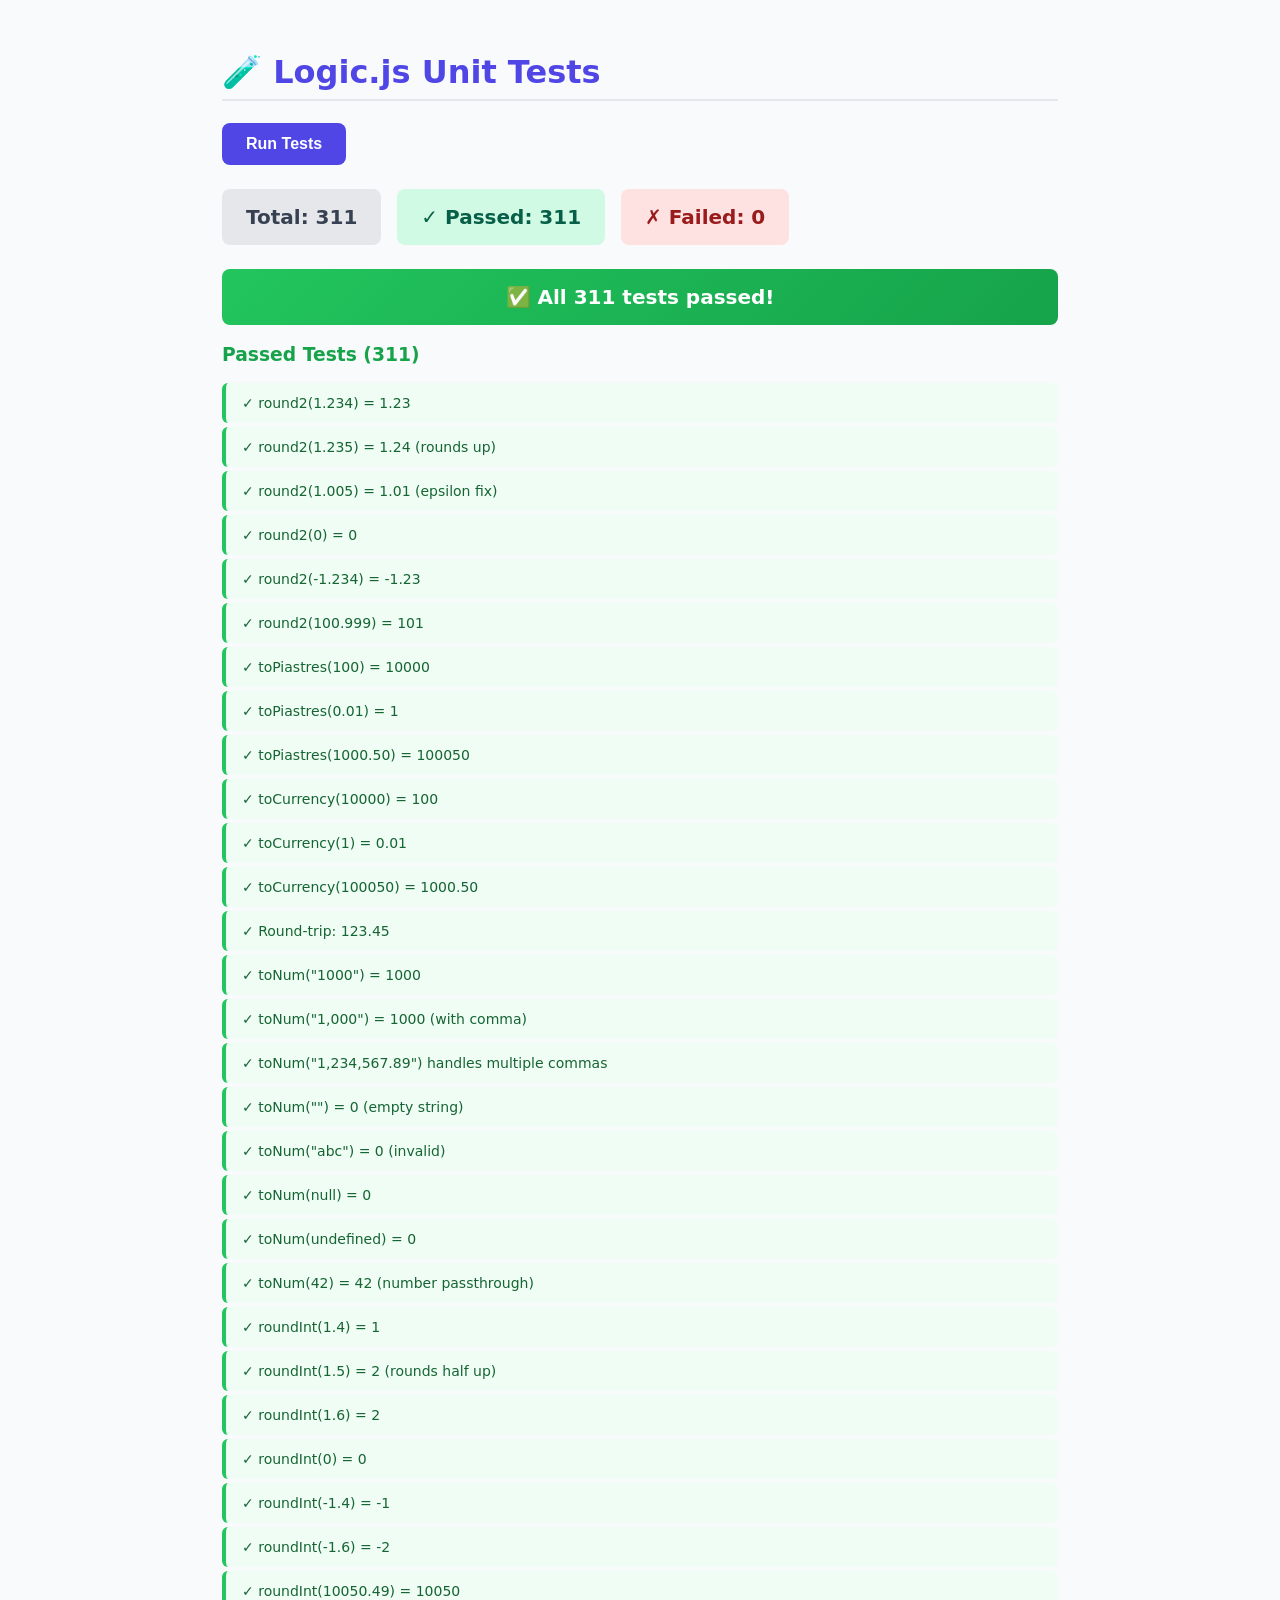
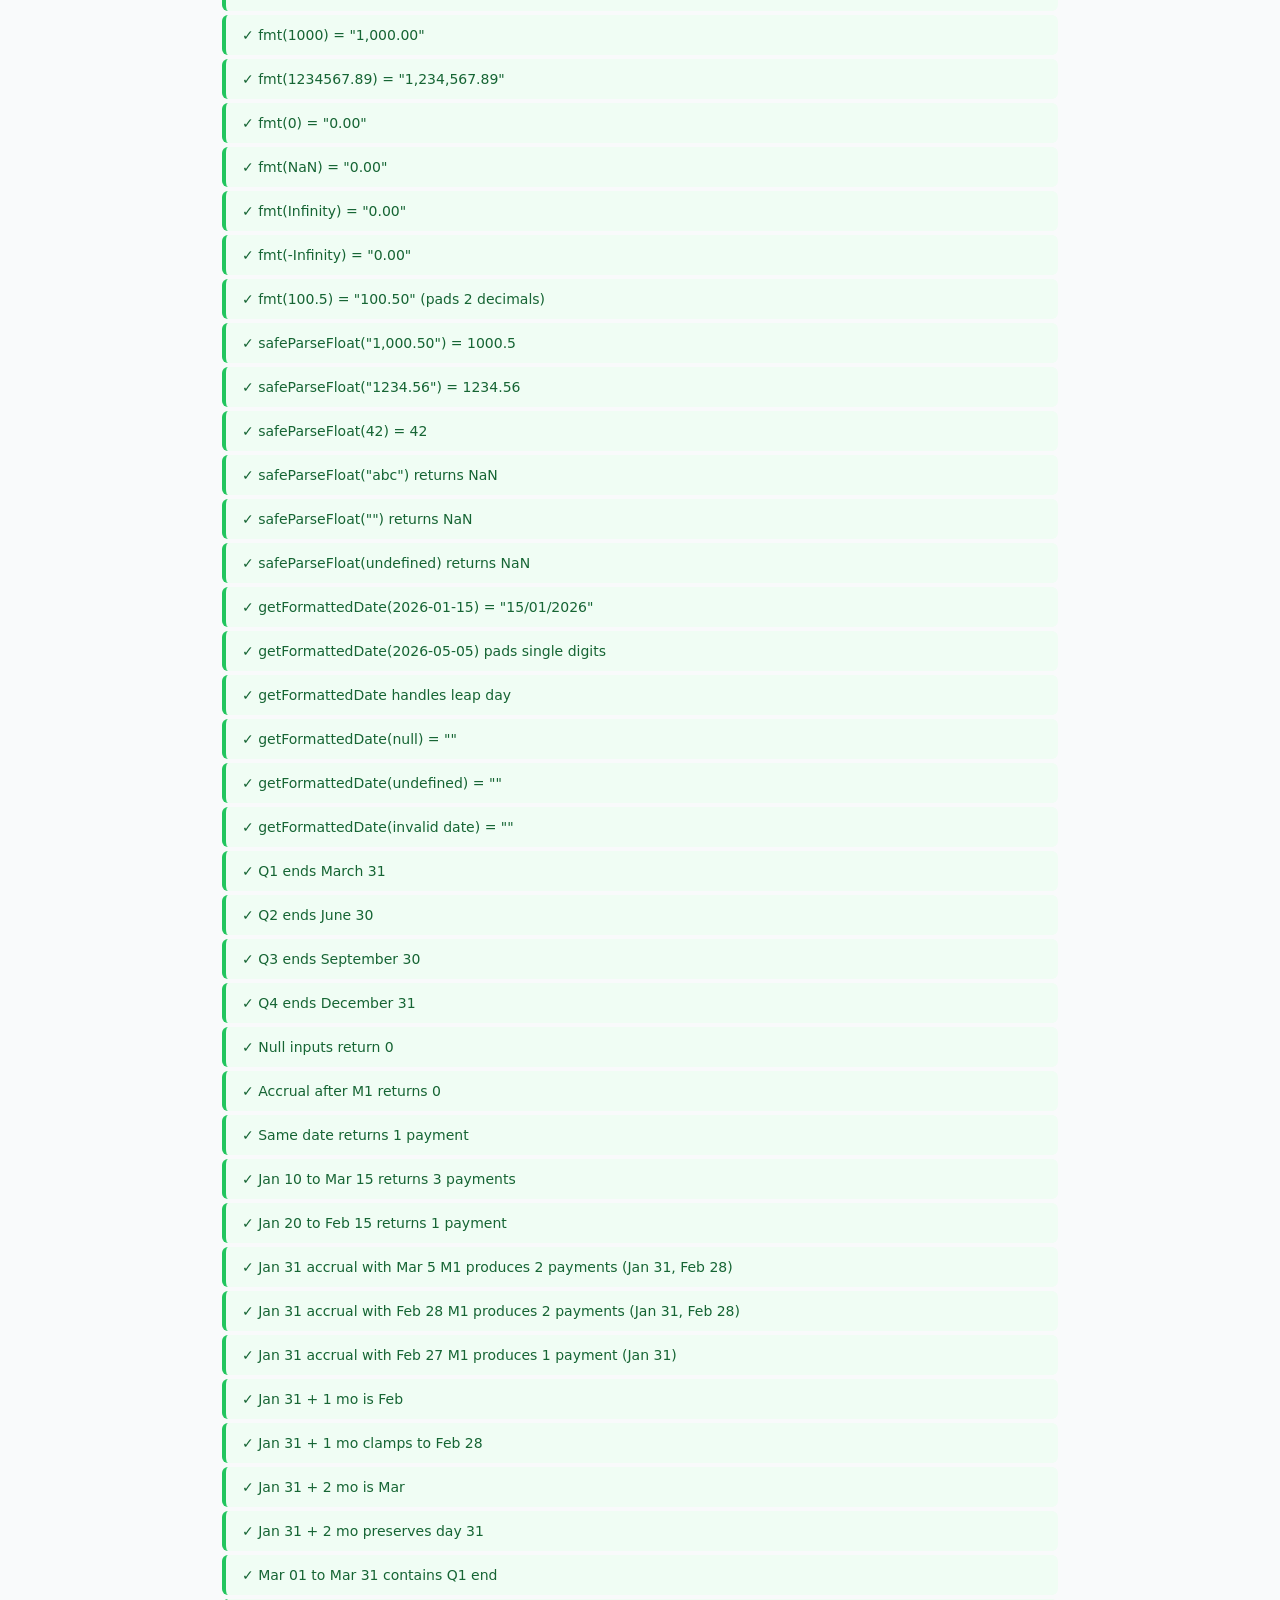
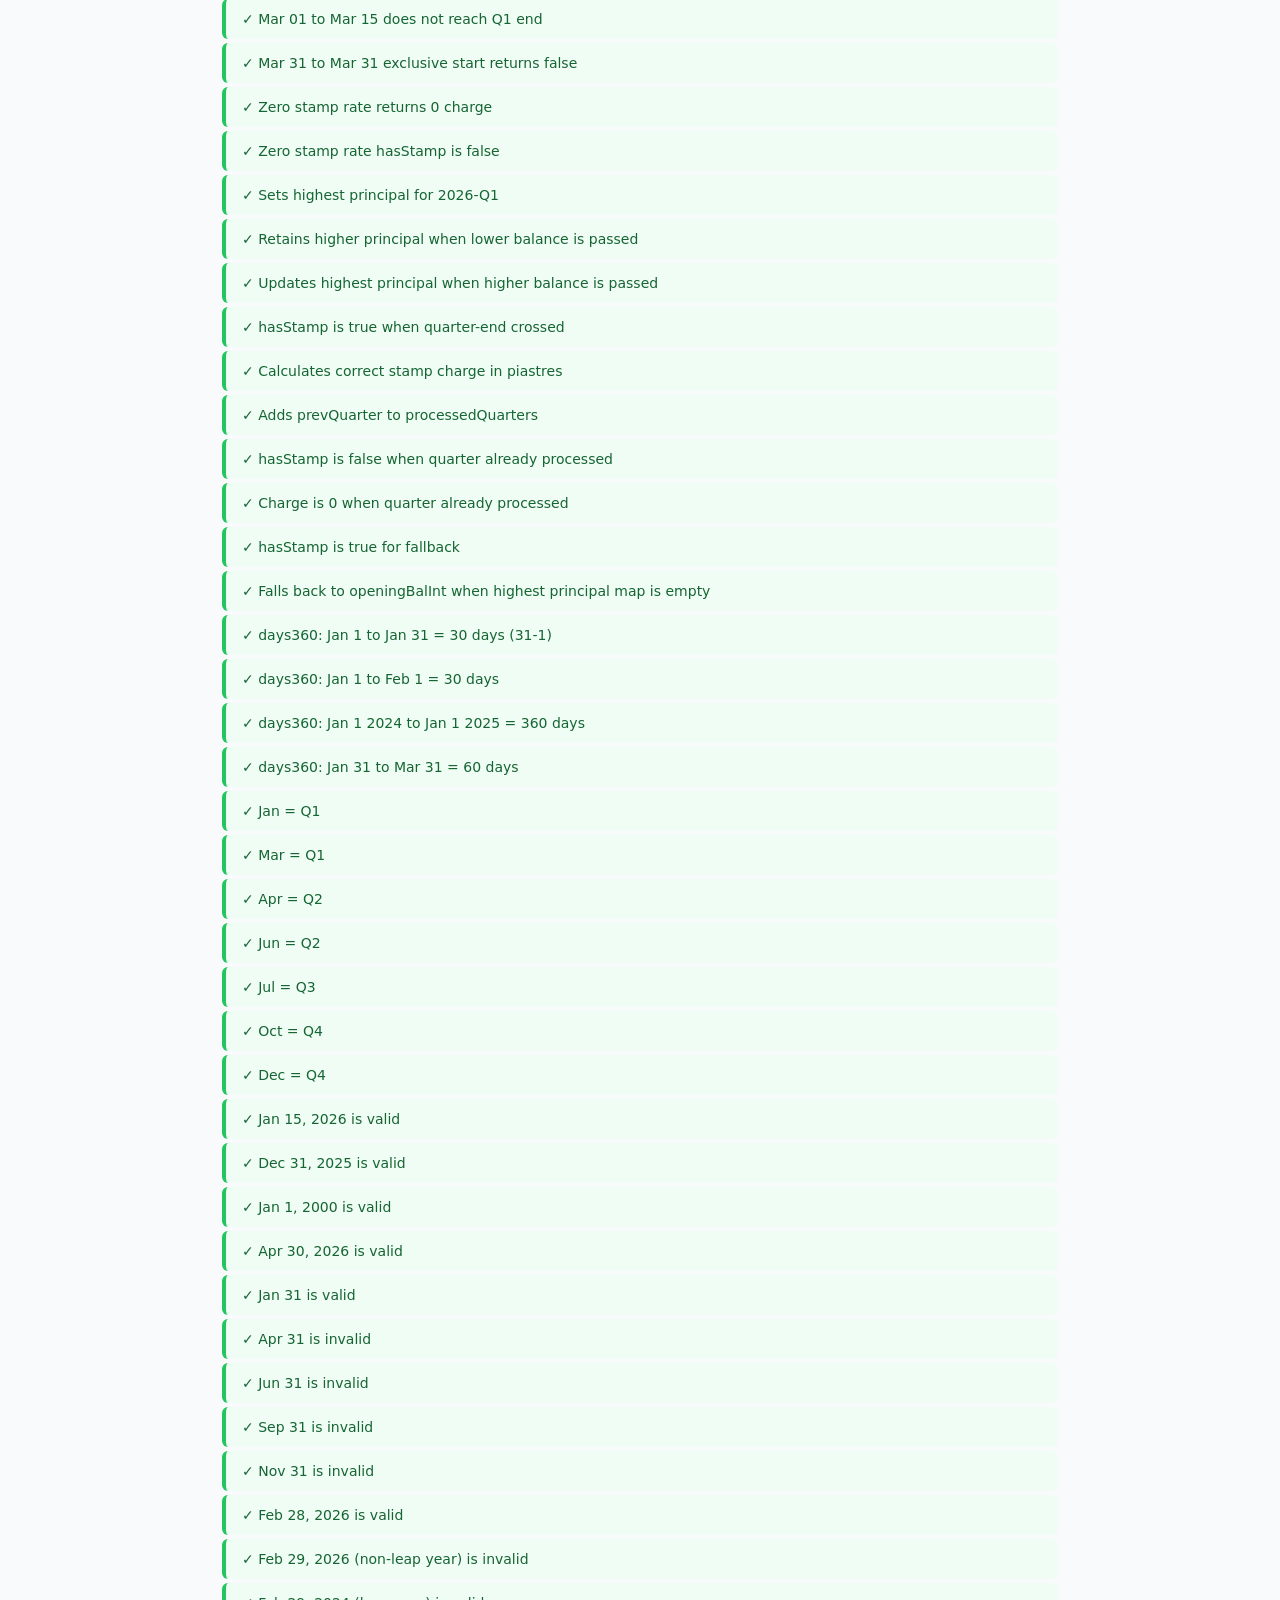
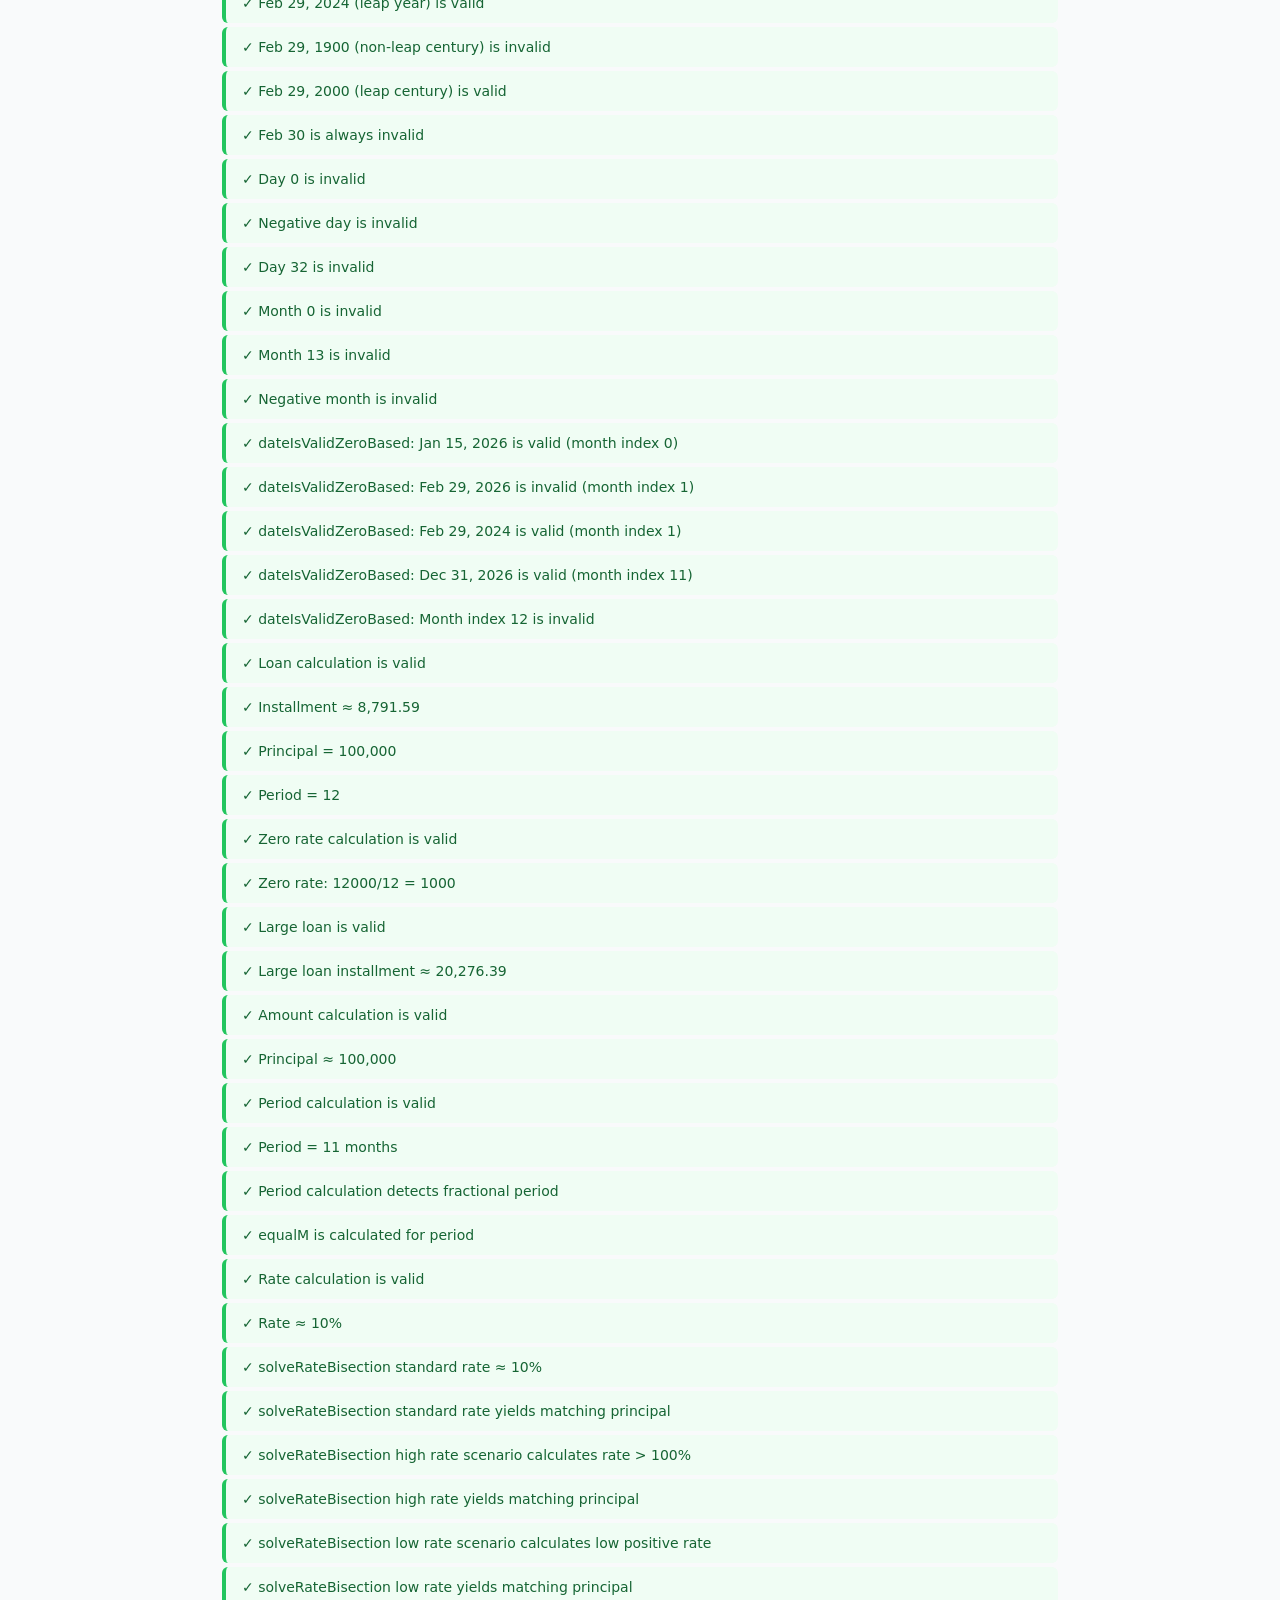
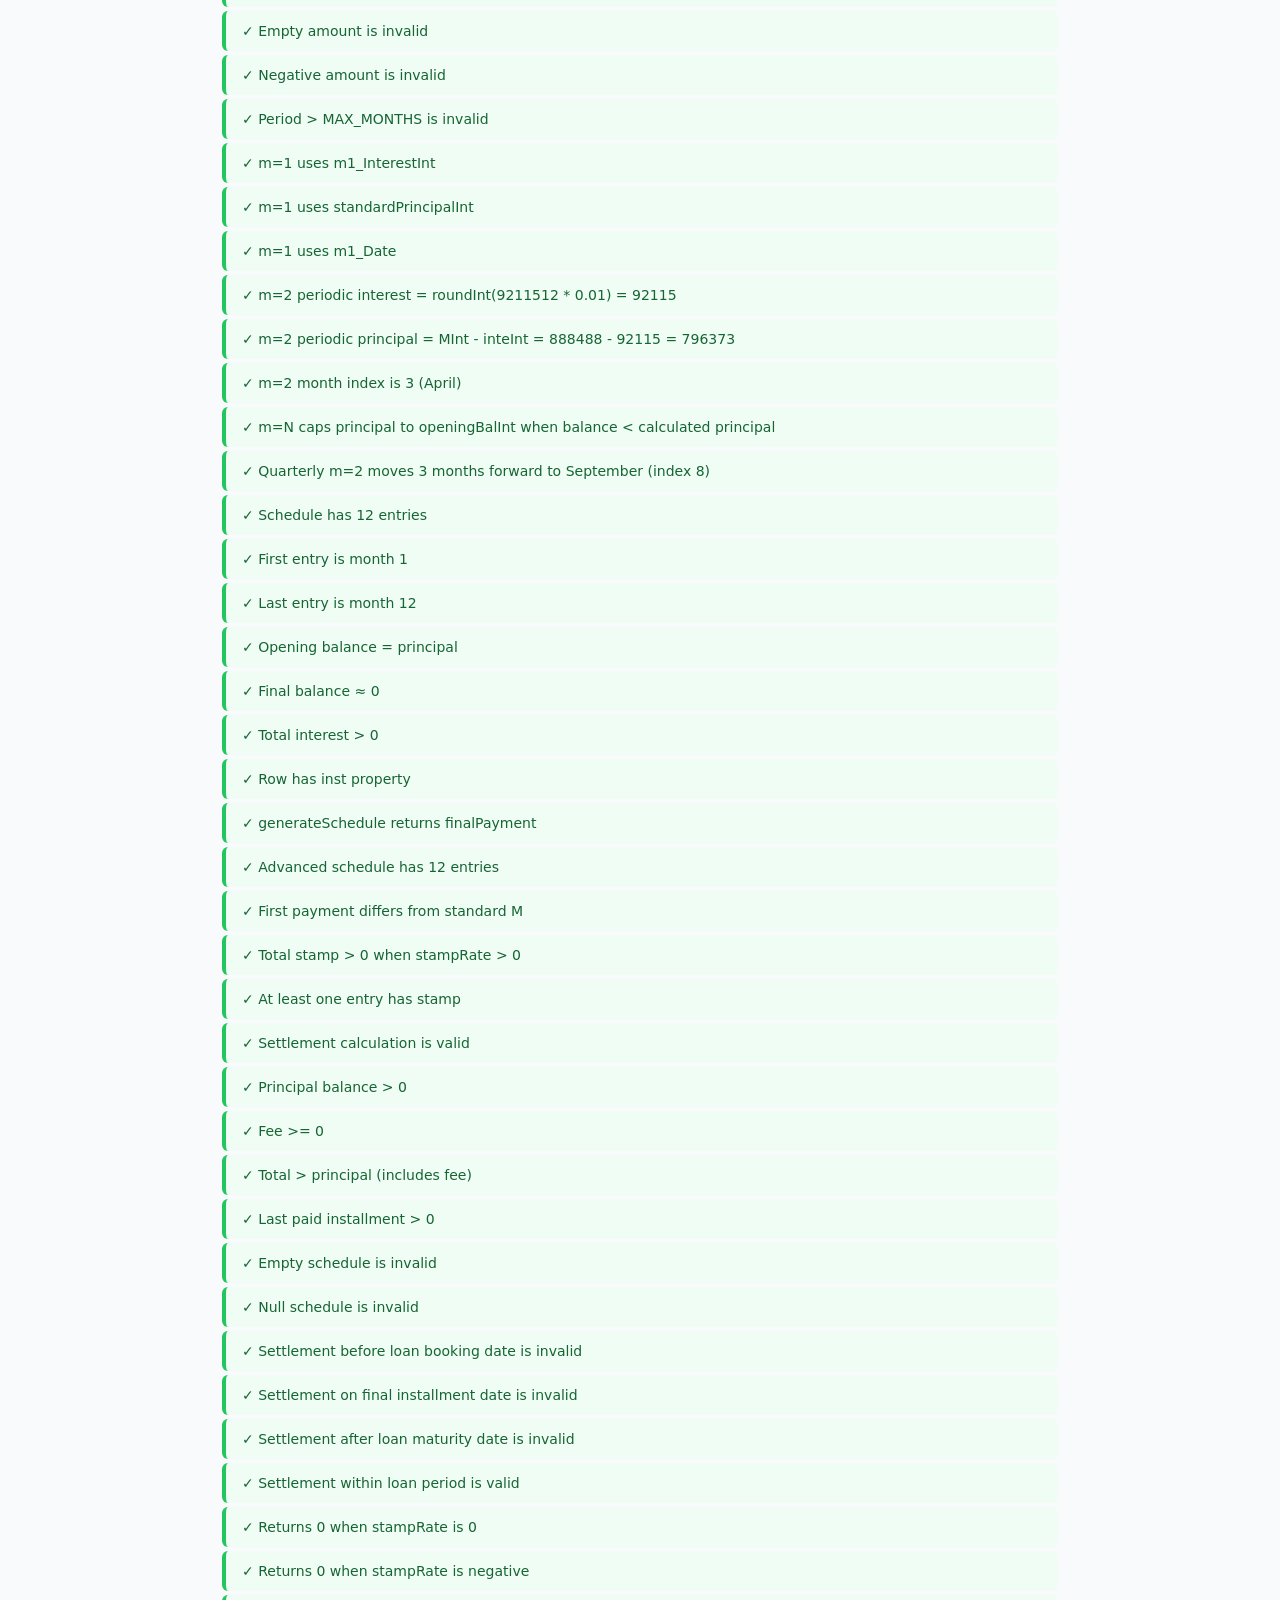
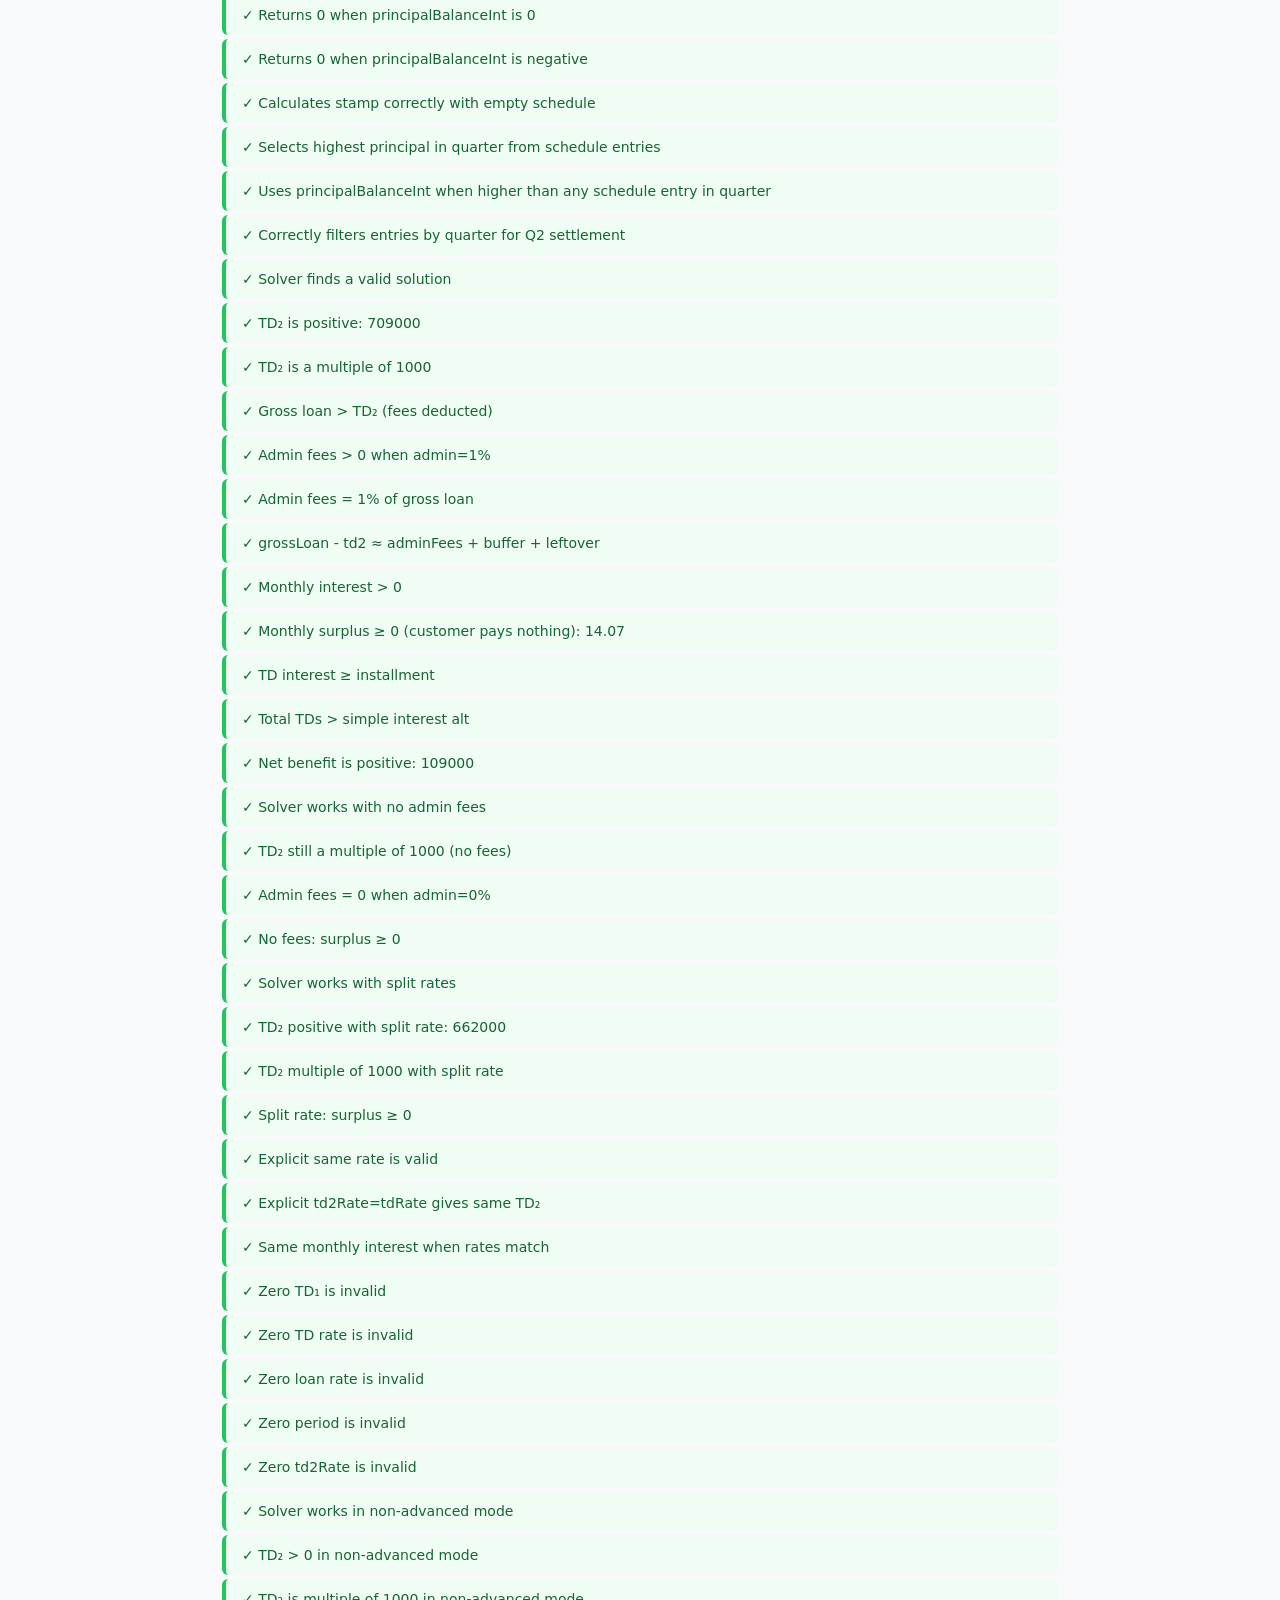
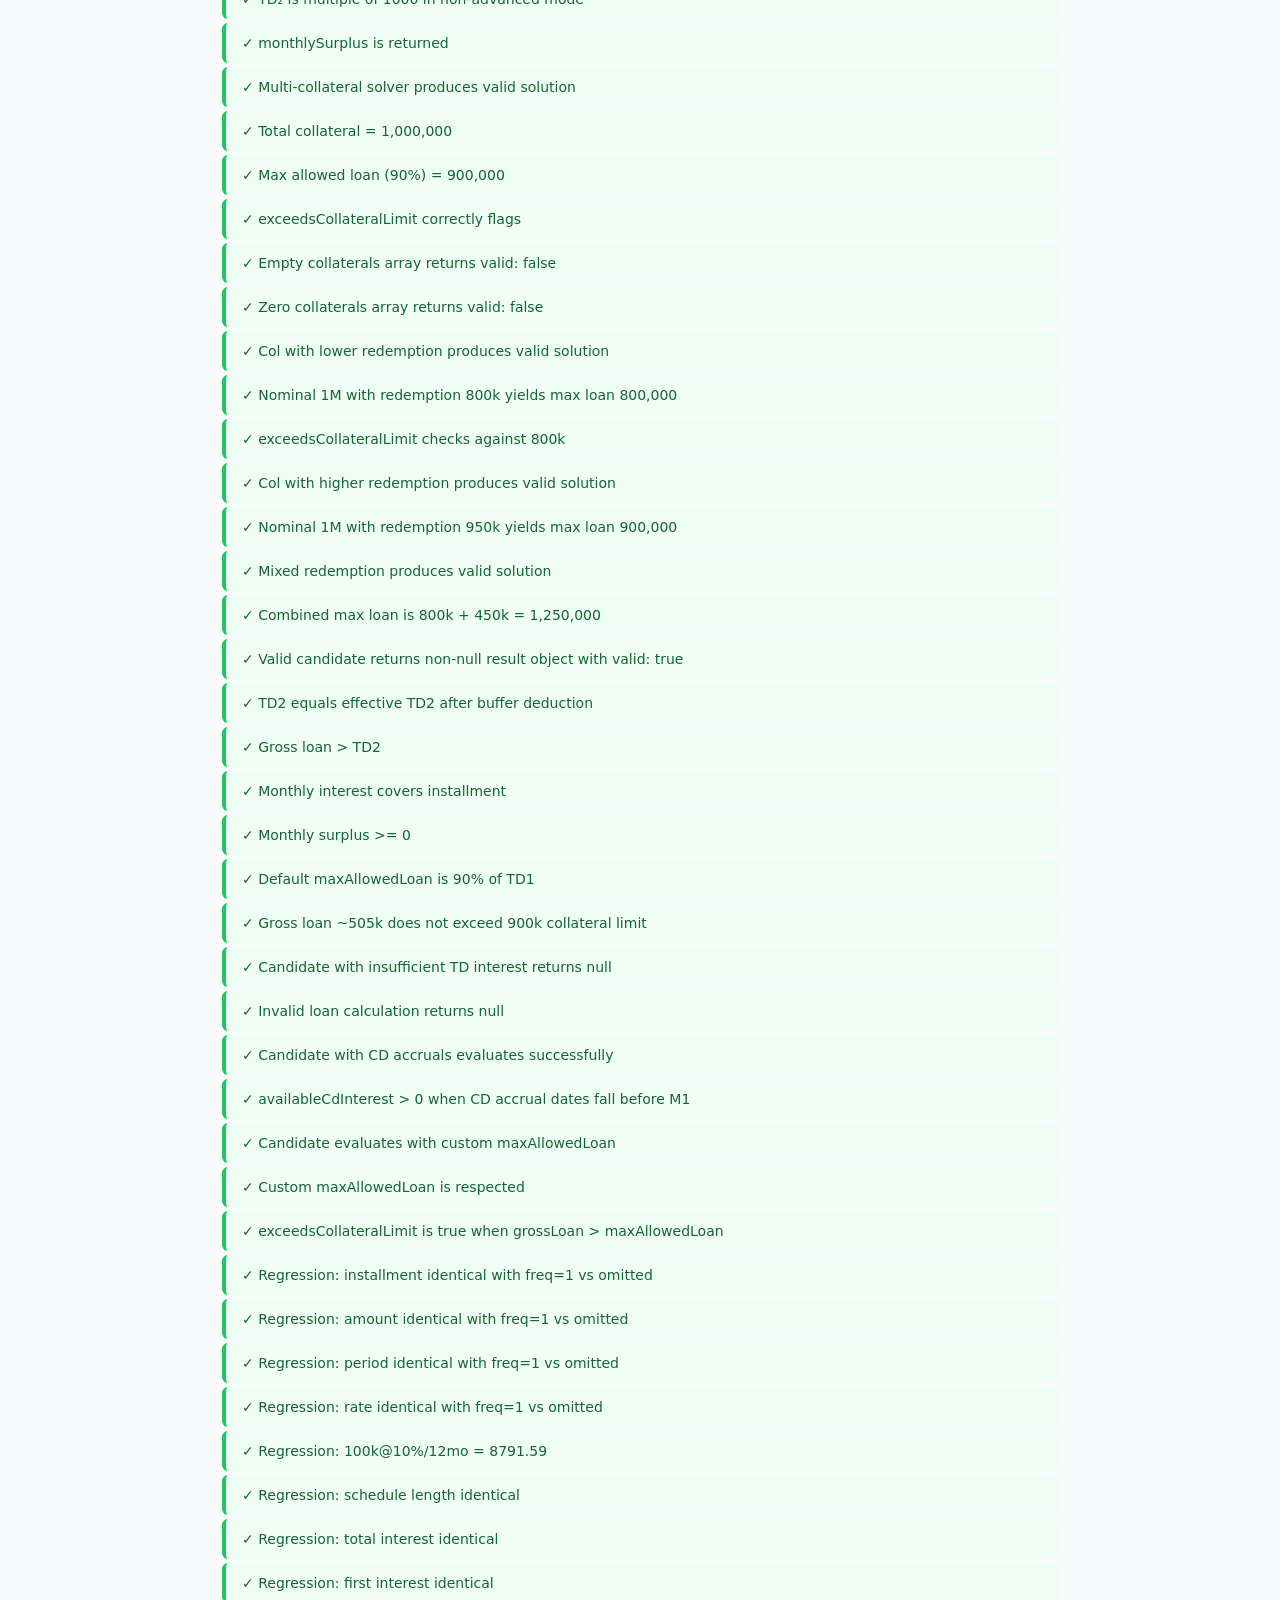
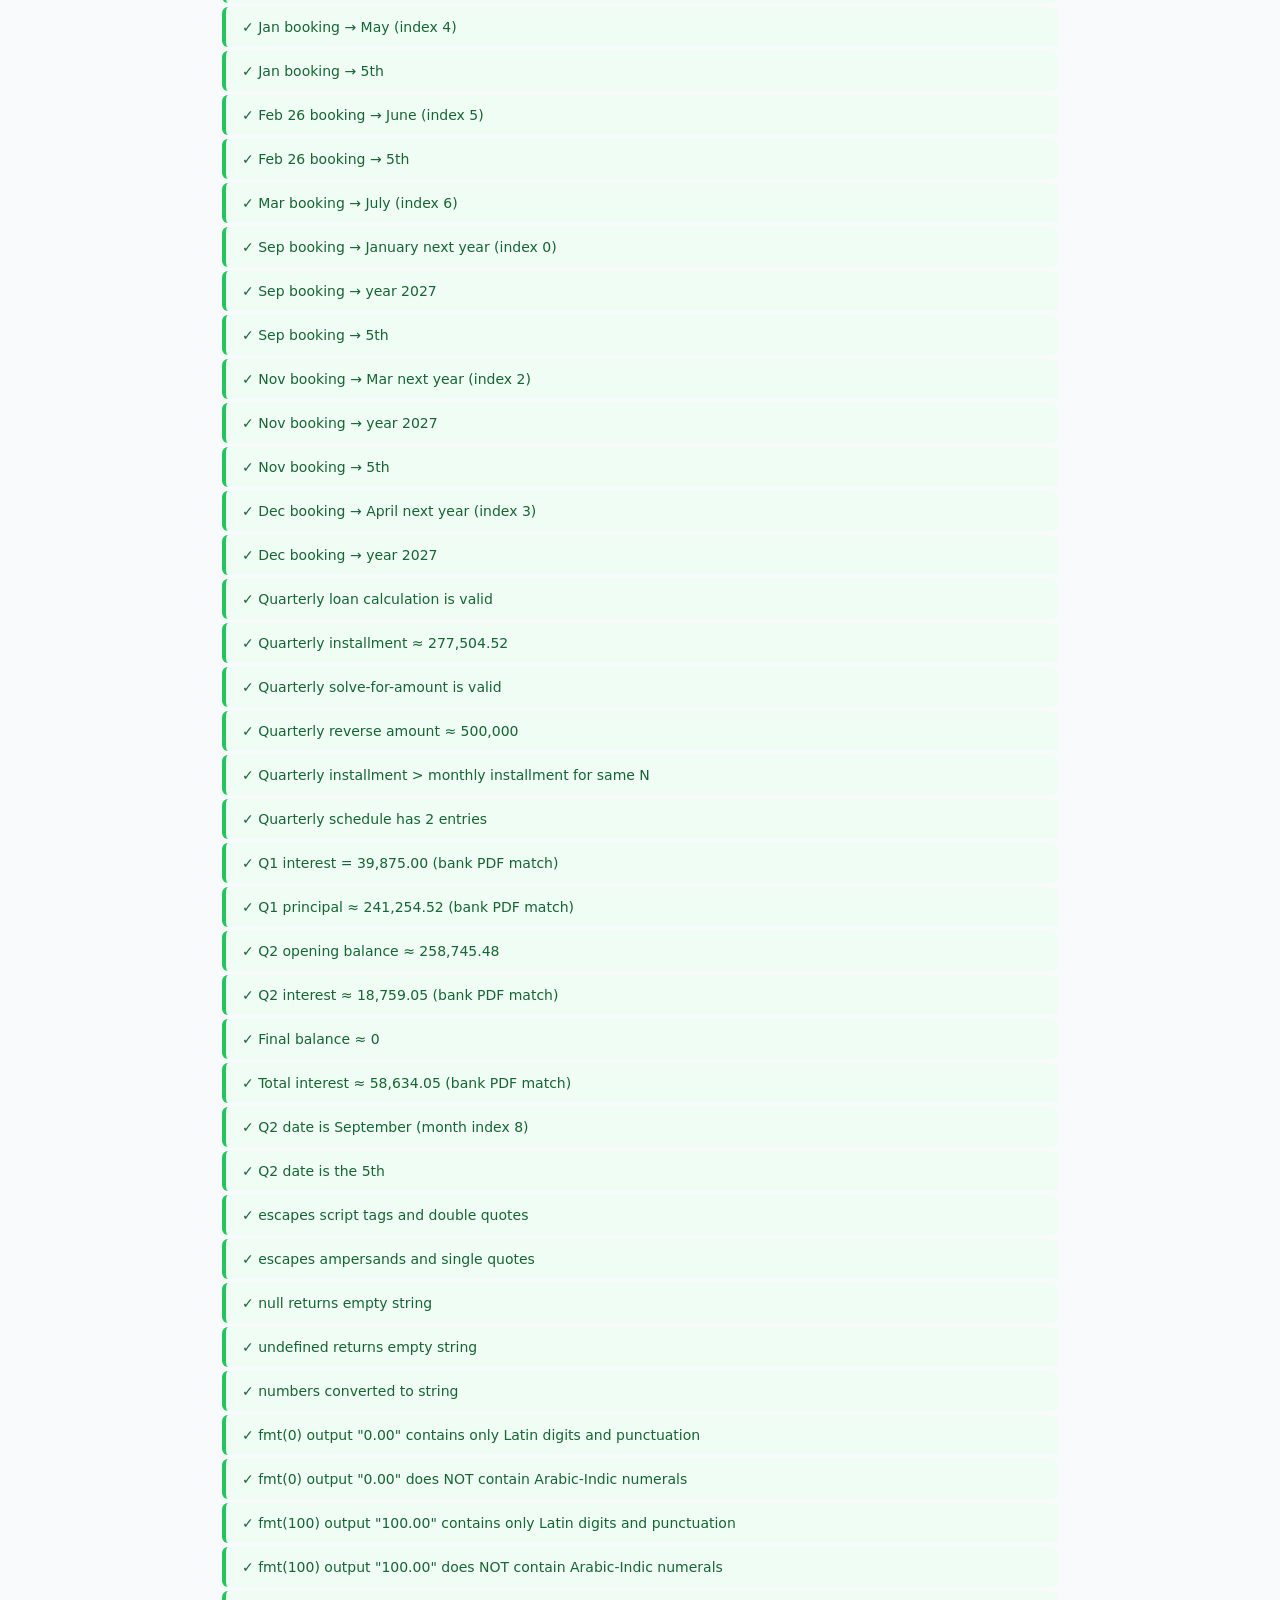
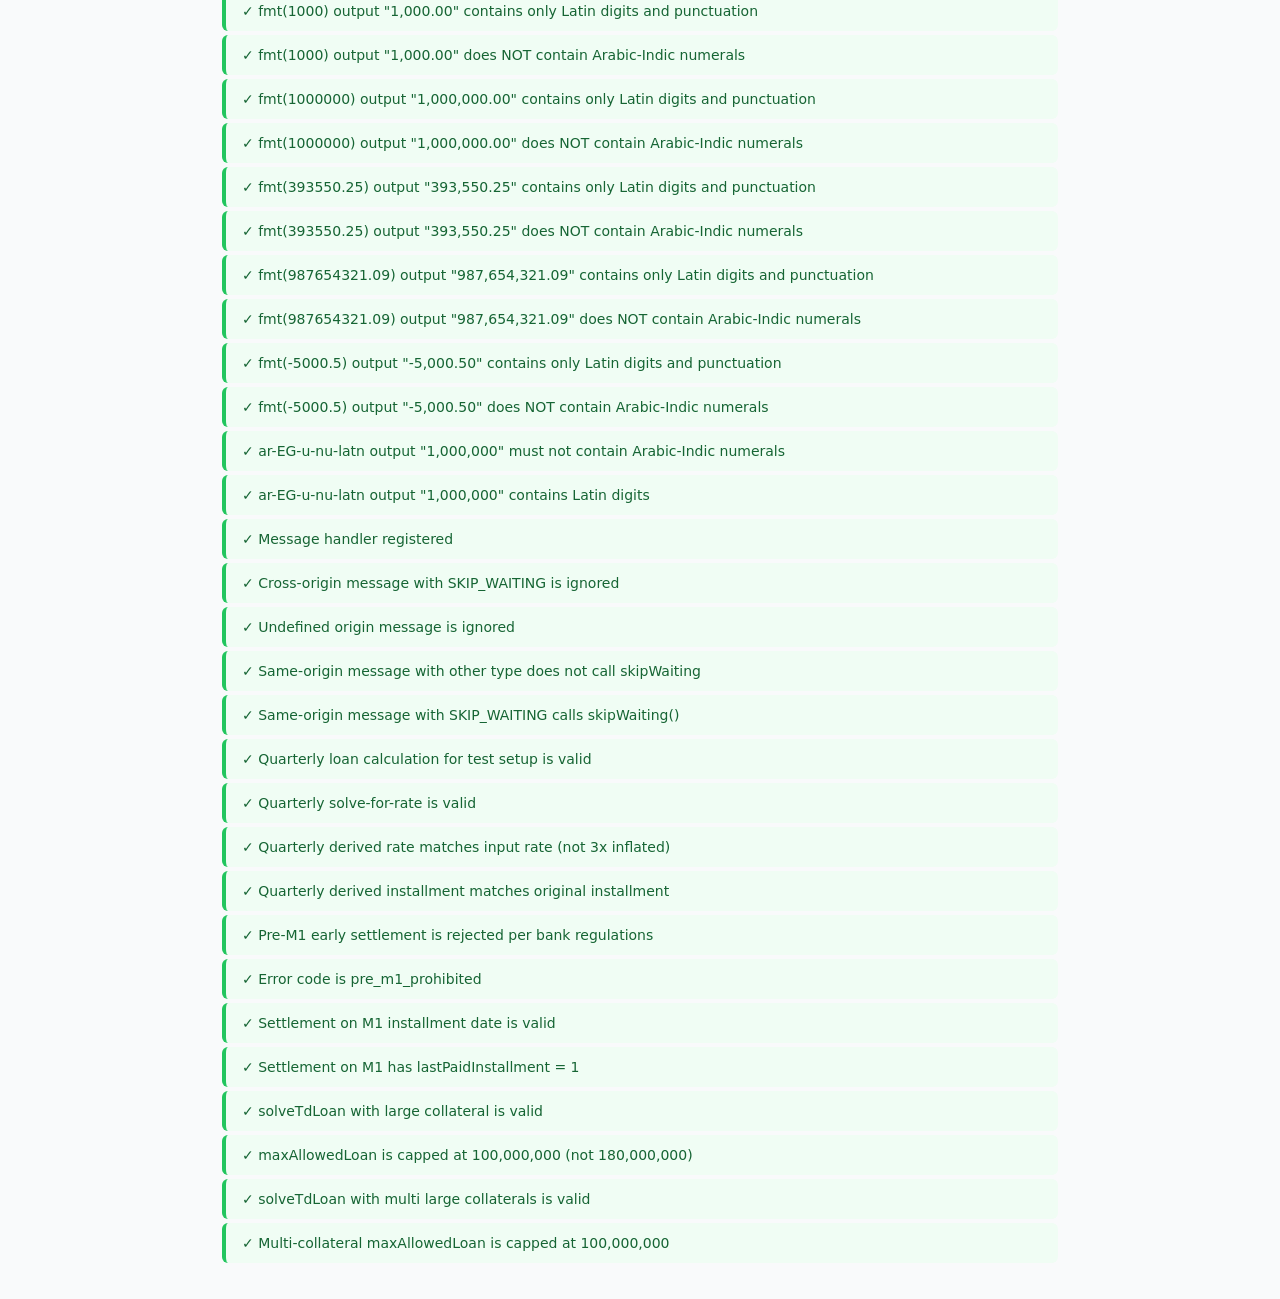
<file: js/logic.test.html>
<!DOCTYPE html>
<html lang="en">

<head>
    <meta charset="UTF-8">
    <meta name="viewport" content="width=device-width, initial-scale=1.0">
    <title>Logic.js Unit Tests</title>
    <style>
        * {
            box-sizing: border-box;
        }

        body {
            font-family: system-ui, -apple-system, sans-serif;
            max-width: 900px;
            margin: 0 auto;
            padding: 2rem;
            background: #f9fafb;
            color: #111827;
        }

        h1 {
            color: #4f46e5;
            border-bottom: 2px solid #e5e7eb;
            padding-bottom: 0.5rem;
        }

        .summary {
            display: flex;
            gap: 1rem;
            margin: 1.5rem 0;
        }

        .stat {
            padding: 1rem 1.5rem;
            border-radius: 0.5rem;
            font-weight: 600;
            font-size: 1.25rem;
        }

        .stat-total {
            background: #e5e7eb;
            color: #374151;
        }

        .stat-passed {
            background: #d1fae5;
            color: #065f46;
        }

        .stat-failed {
            background: #fee2e2;
            color: #991b1b;
        }

        .result-list {
            list-style: none;
            padding: 0;
            margin: 0;
        }

        .result-item {
            padding: 0.75rem 1rem;
            margin: 0.25rem 0;
            border-radius: 0.375rem;
            font-size: 0.875rem;
            border-left: 4px solid;
        }

        .result-pass {
            background: #f0fdf4;
            border-color: #22c55e;
            color: #166534;
        }

        .result-fail {
            background: #fef2f2;
            border-color: #ef4444;
            color: #991b1b;
        }

        .result-details {
            font-size: 0.75rem;
            margin-top: 0.5rem;
            padding: 0.5rem;
            background: rgba(0, 0, 0, 0.05);
            border-radius: 0.25rem;
            font-family: monospace;
        }

        button {
            background: #4f46e5;
            color: white;
            border: none;
            padding: 0.75rem 1.5rem;
            border-radius: 0.5rem;
            font-size: 1rem;
            font-weight: 600;
            cursor: pointer;
            transition: background 0.15s;
        }

        button:hover {
            background: #4338ca;
        }

        #loading {
            color: #6b7280;
            font-style: italic;
        }

        .all-pass {
            background: linear-gradient(135deg, #22c55e, #16a34a);
            color: white;
            padding: 1rem;
            border-radius: 0.5rem;
            text-align: center;
            font-size: 1.25rem;
            font-weight: 600;
            margin: 1rem 0;
        }
    </style>
</head>

<body>
    <h1>🧪 Logic.js Unit Tests</h1>

    <button onclick="runTests()">Run Tests</button>

    <div id="loading" style="display: none;">Running tests...</div>

    <div id="results"></div>

    <!-- Load the logic and dateinput modules first -->
    <script src="logic.js"></script>
    <script src="dateinput.js"></script>

    <!-- Load the test suite -->
    <script src="logic.test.js"></script>

    <script>
        function runTests() {
            const loading = document.getElementById('loading');
            const resultsDiv = document.getElementById('results');

            loading.style.display = 'block';
            resultsDiv.innerHTML = '';

            // Run after a brief delay to show loading state
            setTimeout(() => {
                try {
                    const summary = runAllTests();
                    displayResults(summary);
                } catch (error) {
                    // Safe DOM construction to prevent XSS
                    const errorDiv = document.createElement('div');
                    errorDiv.className = 'result-fail result-item';

                    const strongEl = document.createElement('strong');
                    strongEl.textContent = 'Error running tests: ';
                    errorDiv.appendChild(strongEl);

                    const msgText = document.createTextNode(error.message || 'Unknown error');
                    errorDiv.appendChild(msgText);

                    const detailsDiv = document.createElement('div');
                    detailsDiv.className = 'result-details';
                    detailsDiv.textContent = error.stack || '';
                    errorDiv.appendChild(detailsDiv);

                    resultsDiv.innerHTML = '';
                    resultsDiv.appendChild(errorDiv);
                }
                loading.style.display = 'none';
            }, 100);
        }

        function displayResults(summary) {
            const resultsDiv = document.getElementById('results');

            let html = `
                <div class="summary">
                    <div class="stat stat-total">Total: ${summary.total}</div>
                    <div class="stat stat-passed">✓ Passed: ${summary.passed}</div>
                    <div class="stat stat-failed">✗ Failed: ${summary.failed}</div>
                </div>
            `;

            if (summary.failed === 0 && summary.passed > 0) {
                html += `<div class="all-pass">✅ All ${summary.passed} tests passed!</div>`;
            }

            // Show failures first
            const failures = summary.results.filter(r => !r.pass);
            const passes = summary.results.filter(r => r.pass);

            if (failures.length > 0) {
                html += `<h3 style="color: #dc2626;">Failed Tests (${failures.length})</h3>`;
                html += '<ul class="result-list">';
                failures.forEach(result => {
                    html += `
                        <li class="result-item result-fail">
                            ✗ ${result.message}
                            <div class="result-details">
                                Expected: ${JSON.stringify(result.expected)}<br>
                                Actual: ${JSON.stringify(result.actual)}
                                ${result.diff !== undefined ? `<br>Diff: ${result.diff}` : ''}
                            </div>
                        </li>
                    `;
                });
                html += '</ul>';
            }

            html += `<h3 style="color: #16a34a;">Passed Tests (${passes.length})</h3>`;
            html += '<ul class="result-list">';
            passes.forEach(result => {
                html += `<li class="result-item result-pass">✓ ${result.message}</li>`;
            });
            html += '</ul>';

            resultsDiv.innerHTML = html;
        }

        function executeTestsSync() {
            try {
                const summary = runAllTests();
                displayResults(summary);
            } catch (error) {
                document.getElementById('results').innerHTML = '<div class="result-fail result-item">Error: ' + error.message + '</div>';
            }
        }

        // Auto-run immediately
        executeTestsSync();
    </script>
</body>

</html>
</file>
<file: app.css>
/**
 * ==============================================================================
 * LOAN CALCULATOR - APP STYLESHEET (app.css)
 * ==============================================================================
 * TABLE OF CONTENTS:
 * 1.  [#SEC-RESET]         Global Resets, Root & Base Typography
 * 2.  [#SEC-DIRECTION-RTL] Direction Rules & RTL/LTR Inputs Mirroring
 * 3.  [#SEC-TOOLTIPS]      Custom Tooltip System & Direction Anchors
 * 4.  [#SEC-BUTTONS]       Button Styles & Interactive States
 * 5.  [#SEC-SCHEDULE]      Amortization Schedule Table & Badges
 * 6.  [#SEC-COMPONENTS]    Component Classes & Numeric Inputs
 * 7.  [#SEC-NAV]           Navigation, Header & Snow Overlay
 * 8.  [#SEC-NOTIFICATIONS] Toasts, Alerts & Feedback Messages
 * 9.  [#SEC-MODALS]        Modal Windows & Dialog Transitions
 * 10. [#SEC-A11Y]          Accessibility, Focus Rings & High Contrast
 * 11. [#SEC-DATEPICKER]    Custom Date Picker (Wheel & Calendar)
 * 12. [#SEC-SELFSUFFICIENT]Self-Sufficient Mode & CD Investment Cards
 * 13. [#SEC-PRINT]         Print Media Queries (@media print)
 * ==============================================================================
 */

/* [#SEC-RESET] Global Resets, Root & Base Typography */
:root {
    --primary-color: #4f46e5;
    --primary-hover: #4338ca;
    --bg-page: #f9fafb;
    --text-primary: #111827;
    --card-bg: #ffffff;
    --card-border: #e5e7eb;
    --input-bg: #ffffff;
    --input-border: #d1d5db;
    --active-target-bg: #eef2ff;
    --active-target-border: #6366f1;
    --active-target-glow: rgba(99, 102, 241, 0.2);
    --error-color: #ef4444;
    --error-bg: #fef2f2;
    --error-border: #fca5a5;
    --toast-bg: #1f2937;
    --toast-text: #ffffff;
    --toast-border: #374151;
    --cashflow-deficit-bg: #fef2f2;
    --cashflow-deficit-border: #fca5a5;
    --cashflow-deficit-text: #dc2626;
    --cashflow-badge-bg: #fee2e2;
    --cashflow-badge-text: #991b1b;
}

html.dark,
.dark {
    --primary-color: #6366f1;
    --primary-hover: #4f46e5;
    --bg-page: #020617;
    --text-primary: #f3f4f6;
    --card-bg: #1f2937;
    --card-border: #374151;
    --input-bg: #1f2937;
    --input-border: #374151;
    --active-target-bg: rgba(99, 102, 241, 0.15);
    --active-target-border: #6366f1;
    --active-target-glow: rgba(99, 102, 241, 0.35);
    --error-color: #f87171;
    --error-bg: rgba(127, 29, 29, 0.35);
    --error-border: #991b1b;
    --toast-bg: #374151;
    --toast-text: #ffffff;
    --toast-border: #4b5563;
    --cashflow-deficit-bg: rgba(127, 29, 29, 0.35);
    --cashflow-deficit-border: #991b1b;
    --cashflow-deficit-text: #f87171;
    --cashflow-badge-bg: rgba(153, 27, 27, 0.5);
    --cashflow-badge-text: #fca5a5;
}

html {
    min-height: 100%;
    max-width: 100vw;
    overflow-x: clip;
    background-color: var(--bg-page);
    color: var(--text-primary);
    scroll-behavior: smooth;
    overscroll-behavior: none;
}

/* Only reserve scrollbar gutter on devices with classic (non-overlay) scrollbars.
   Mobile/touch devices use overlay scrollbars with zero width, so scrollbar-gutter
   is unnecessary and causes layout shifts when overflow toggles for modals/pickers. */
@media (hover: hover) and (pointer: fine) {
    html {
        scrollbar-gutter: stable;
    }
}

html.dark {
    background-color: #020617;
}

/* Update banner animation */
@keyframes slide-up {
    from {
        transform: translateY(100%);
        opacity: 0;
    }

    to {
        transform: translateY(0);
        opacity: 1;
    }
}

.animate-slide-up {
    animation: slide-up 0.3s ease-out forwards;
}

body {
    min-height: 100vh;
    max-width: 100vw;
    overflow-x: clip;
    font-family: system-ui, sans-serif;
    -webkit-font-smoothing: antialiased;
    padding-bottom: env(safe-area-inset-bottom);
    overscroll-behavior: none;
    background-color: #f9fafb;
    color: #111827;
    -webkit-user-select: none;
    -moz-user-select: none;
    -ms-user-select: none;
    user-select: none;
    -webkit-touch-callout: none;
}

/* Allow text selection only where explicitly needed (inputs and result numbers) */
input,
textarea,
[contenteditable="true"],
.select-text,
.select-all {
    -webkit-user-select: text !important;
    -moz-user-select: text !important;
    -ms-user-select: text !important;
    user-select: text !important;
}

.select-all {
    -webkit-user-select: all !important;
    user-select: all !important;
}

button,
input,
select,
textarea,
a {
    touch-action: manipulation;
}

.dark body {
    background-color: #020617 !important;
    color: #f3f4f6 !important;
}

/* Scroll lock: applied to root to hide scrollbar and freeze viewport scrolling
   without breaking position:sticky context on body child elements */
html.scroll-lock {
    overflow: hidden !important;
}

body.scroll-lock {
    overflow: visible !important;
}

input:-webkit-autofill,
input:-webkit-autofill:hover,
input:-webkit-autofill:focus,
input:-webkit-autofill:active {
    -webkit-box-shadow: 0 0 0 30px #ffffff inset !important;
    -webkit-text-fill-color: #111827 !important;
    transition: background-color 5000s ease-in-out 0s;
}

.dark input:-webkit-autofill,
.dark input:-webkit-autofill:hover,
.dark input:-webkit-autofill:focus,
.dark input:-webkit-autofill:active {
    -webkit-box-shadow: 0 0 0 30px #1f2937 inset !important;
    -webkit-text-fill-color: #ffffff !important;
}

/* Date input segment highlighting */
#start-date-display::selection,
#first-inst-date-display::selection,
#settlement-date-display::selection,
#ss-cd2-interest-date-display::selection,
#ss-booking-date-display::selection,
.ss-cd-maturity-display::selection,
.ss-cd-date-display::selection {
    background-color: #cfe8ff;
}

.dark #start-date-display::selection,
.dark #first-inst-date-display::selection,
.dark #settlement-date-display::selection,
.dark #ss-cd2-interest-date-display::selection,
.dark #ss-booking-date-display::selection,
.dark .ss-cd-maturity-display::selection,
.dark .ss-cd-date-display::selection {
    background-color: #3b82f6;
    color: #ffffff;
}

/* Date inputs direction & alignment: LTR by default, mirrored in RTL */
#start-date-display,
#first-inst-date-display,
#settlement-date-display,
#ss-cd2-interest-date-display,
#ss-booking-date-display,
.ss-cd-maturity-display,
.ss-cd-date-display {
    direction: ltr !important;
    text-align: left !important;
    white-space: nowrap !important;
    overflow: hidden !important;
    text-overflow: clip !important;
    padding-left: 0.35rem !important;
    padding-right: 2.25rem !important;
    /* Let the parent .input-group.h-10 control height.
       Do NOT set min-height here – it inflates date fields
       taller than sibling number inputs. */
    box-sizing: border-box;
}

html[dir="rtl"] #start-date-display,
html[dir="rtl"] #first-inst-date-display,
html[dir="rtl"] #settlement-date-display,
html[dir="rtl"] #ss-cd2-interest-date-display,
html[dir="rtl"] #ss-booking-date-display,
html[dir="rtl"] .ss-cd-maturity-display,
html[dir="rtl"] .ss-cd-date-display {
    direction: ltr !important;
    text-align: right !important;
    padding-right: 0.35rem !important;
    padding-left: 2.25rem !important;
}

/* Nav is positioned relative for snow effect overlay */
nav {
    padding-top: env(safe-area-inset-top);
}

nav>div {
    position: relative;
    z-index: 2;
}

.input-group {
    display: flex;
    align-items: center;
    padding: 0.25rem;
    gap: 0.25rem;
    border-width: 1px;
    border-radius: 0.5rem;
    transition: border-color 200ms, background-color 200ms, box-shadow 200ms;
    background-color: var(--input-bg, #ffffff);
    border-color: var(--input-border, #d1d5db);
    container-type: inline-size;
}

.dark .input-group {
    background-color: var(--input-bg);
    border-color: var(--input-border);
}

/* Custom frequency dropdown */
.freq-option:hover {
    background: rgba(99, 102, 241, 0.08);
}
.freq-option:active {
    background: rgba(99, 102, 241, 0.15);
}
.dark .freq-option:hover {
    background: rgba(99, 102, 241, 0.15);
}
.dark .freq-option:active {
    background: rgba(99, 102, 241, 0.25);
}
.freq-option {
    border: none !important;
}
.dark #freq-dropdown {
    background: var(--card-bg, #1f2937);
    border-color: var(--card-border, #374151);
}
.dark .freq-option {
    border: none !important;
}
.dark .freq-check {
    border-color: #4b5563;
}

.input-group.error-state {
    border-color: #ef4444 !important;
    box-shadow: 0 0 0 1px #ef4444;
}

/* Quick-fill Max Loan Helper Chip */
.max-loan-chip {
    display: inline-flex;
    align-items: center;
    gap: 0.35rem;
    padding: 0.25rem 0.65rem;
    border-radius: 9999px;
    font-size: 11px;
    font-weight: 600;
    line-height: 1.2;
    cursor: pointer;
    transition: all 0.2s ease;
    background-color: #eef2ff;
    border: 1px solid #c7d2fe;
    color: #3730a3;
}

.max-loan-chip:hover {
    background-color: #e0e7ff;
    border-color: #a5b4fc;
    color: #312e81;
}

.max-loan-chip:focus-visible {
    outline: none;
    box-shadow: 0 0 0 2px rgba(99, 102, 241, 0.4);
}

.dark .max-loan-chip,
html.dark .max-loan-chip {
    background-color: rgba(99, 102, 241, 0.2) !important;
    border: 1px solid rgba(165, 180, 252, 0.45) !important;
    color: #e0e7ff !important;
}

.dark .max-loan-chip:hover,
html.dark .max-loan-chip:hover {
    background-color: rgba(99, 102, 241, 0.35) !important;
    border-color: rgba(199, 210, 254, 0.65) !important;
    color: #ffffff !important;
}

.max-loan-chip #max-loan-chip-val {
    font-weight: 700;
    color: inherit;
}

.info-icon {
    cursor: help;
    opacity: 0.8;
    transition: all 0.2s;
    font-size: 0.65rem;
    font-style: normal;
    display: inline-flex;
    align-items: center;
    justify-content: center;
    width: 1rem;
    height: 1rem;
    min-width: 1rem;
    min-height: 1rem;
    border-radius: 50%;
    background-color: rgba(255, 255, 255, 0.2);
    flex-shrink: 0;
}

.info-icon:hover {
    opacity: 1;
    background-color: rgba(255, 255, 255, 0.35);
}

/* Custom Tooltip (rendered by js/tooltip.js)
   A single bubble appended to <body> and placed in the browser top layer (Popover API),
   positioned from the icon's on-screen rect and clamped to the viewport. It can never be
   clipped by card overflow, covered by stacking contexts, or pushed off-screen in LTR/RTL.
   Do NOT reintroduce ::before/::after tooltips on .info-icon. */
.app-tooltip {
    position: fixed;
    inset: auto;
    top: 0;
    left: 0;
    margin: 0;
    border: 0;
    box-sizing: border-box;
    width: max-content;
    max-width: min(280px, calc(100vw - 16px));
    padding: 0.5rem 0.75rem;
    --tip-bg: #1f2937;
    --tip-border: transparent;
    background-color: var(--tip-bg);
    color: #fff;
    border-radius: 0.5rem;
    font-family: inherit;
    font-size: 0.75rem;
    font-weight: 400;
    line-height: 1.45;
    text-transform: none;
    letter-spacing: normal;
    text-align: start;
    white-space: normal;
    overflow-wrap: anywhere;
    overflow: visible;
    box-shadow: 0 4px 12px rgba(0, 0, 0, 0.3);
    z-index: 2147483647;
    pointer-events: none;
    display: none;
    opacity: 0;
    transform: translateY(4px);
    transition: opacity 0.15s ease, transform 0.15s ease;
}

.app-tooltip.is-open {
    display: block;
}

.app-tooltip[data-placement="bottom"] {
    transform: translateY(-4px);
}

.app-tooltip.is-shown {
    opacity: 1;
    transform: none;
}

/* Arrow = rotated square sharing the bubble's background + border, so the outline
   continues seamlessly around the pointer (a CSS border-triangle can't be outlined). */
.app-tooltip-text {
    position: relative;
    z-index: 1;
}

.app-tooltip-arrow {
    position: absolute;
    left: var(--arrow-x, 50%);
    width: 10px;
    height: 10px;
    background-color: var(--tip-bg);
    border: 1px solid transparent;
    box-sizing: border-box;
}

.app-tooltip[data-placement="top"] .app-tooltip-arrow {
    top: 100%;
    transform: translate(-50%, -50%) rotate(45deg);
    border-right-color: var(--tip-border);
    border-bottom-color: var(--tip-border);
}

.app-tooltip[data-placement="bottom"] .app-tooltip-arrow {
    bottom: 100%;
    transform: translate(-50%, 50%) rotate(45deg);
    border-left-color: var(--tip-border);
    border-top-color: var(--tip-border);
}

.dark .app-tooltip {
    --tip-bg: #0f172a;
    --tip-border: #334155;
    box-shadow: 0 0 0 1px var(--tip-border), 0 4px 12px rgba(0, 0, 0, 0.5);
}

@media (prefers-reduced-motion: reduce) {
    .app-tooltip {
        transition: none;
    }
}

/* Touch devices: iOS only dispatches delegated clicks on "clickable" elements */
[data-tooltip] {
    -webkit-tap-highlight-color: transparent;
}

@media (hover: none) {
    [data-tooltip] {
        cursor: pointer;
    }
}

/* Ensure parent containers don't clip tooltips */
.summary-grid,
.flex.items-center.gap-1,
#std-installments-view,
#adv-installments-view,
#summary-section,
#summary-section>div {
    overflow: visible !important;
}

.input-group.active-target {
    border-color: var(--active-target-border, #6366f1);
    background-color: var(--active-target-bg, #eef2ff);
    box-shadow: 0 0 0 1px var(--active-target-border, #6366f1);
}

.input-group.active-target input[type="text"] {
    font-weight: 700;
}

.dark .input-group.active-target {
    background-color: var(--active-target-bg);
    border-color: var(--active-target-border);
}

.table-container {
    max-height: 500px;
    overflow-y: auto;
    overflow-x: auto;
    -webkit-overflow-scrolling: touch;
    border: 1px solid #e2e8f0;
}

.dark .table-container {
    border-color: #1f2937;
}

/* Amortization schedule table spacing and alignment */
#schedule-container table {
    width: 100%;
    border-collapse: separate;
    border-spacing: 0;
}

#schedule-container table th,
#schedule-container table td {
    padding-left: 0.25rem !important;
    padding-right: 0.25rem !important;
}

@media (min-width: 400px) {
    #schedule-container table th,
    #schedule-container table td {
        padding-left: 0.375rem !important;
        padding-right: 0.375rem !important;
    }
}

@media (min-width: 640px) {
    #schedule-container table th,
    #schedule-container table td {
        padding-left: 0.75rem !important;
        padding-right: 0.75rem !important;
    }
}

/* Align column headers to match cell alignments */
html[dir="ltr"] #schedule-container table th {
    text-align: right !important;
}
html[dir="rtl"] #schedule-container table th {
    text-align: left !important;
}
#schedule-container table th:first-child,
#schedule-container table td:first-child {
    text-align: center !important;
    padding-left: 0.2rem !important;
    padding-right: 0.2rem !important;
}

#schedule-container table th {
    letter-spacing: normal;
    font-size: 0.68rem;
    white-space: nowrap;
}
@media (min-width: 400px) {
    #schedule-container table th {
        font-size: 0.72rem;
        letter-spacing: 0.015em;
    }
}
@media (min-width: 640px), (orientation: landscape) {
    #schedule-container table th {
        font-size: 0.75rem;
        letter-spacing: 0.025em;
    }
    #schedule-container table th:last-child,
    #schedule-container table td:last-child {
        padding-inline-end: 1.25rem !important;
    }
    #schedule-container table th.sm\:table-cell,
    #schedule-container table td.sm\:table-cell {
        display: table-cell !important;
    }
}

html[data-orientation="landscape"] #schedule-container table th.sm\:table-cell,
html[data-orientation="landscape"] #schedule-container table td.sm\:table-cell {
    display: table-cell !important;
}

html[data-orientation="landscape"] #schedule-container table th:last-child,
html[data-orientation="landscape"] #schedule-container table td:last-child {
    padding-inline-end: 1.25rem !important;
}

/* Mobile font optimization for schedule numbers to fit cleanly in portrait */
@media (max-width: 639px) and (orientation: portrait) {
    #schedule-container table {
        table-layout: auto;
        width: 100%;
    }
    #schedule-container table td {
        font-size: 0.72rem !important;
    }
    #schedule-container table th:last-child,
    #schedule-container table td:last-child {
        padding-inline-end: 0.375rem !important;
    }
}

/* Fixed Height & Smooth Scroll for What's New & App Guide Modal */
#whats-new-modal .modal-container {
    height: 82vh !important;
    height: 82dvh !important;
    max-height: 85vh !important;
    max-height: 85dvh !important;
}

@media (min-width: 768px) {
    #whats-new-modal .modal-container {
        height: 560px !important;
        max-height: 560px !important;
    }
}

@media (orientation: landscape) and (max-height: 500px) {
    #whats-new-modal .modal-container {
        height: 92vh !important;
        height: 92dvh !important;
        max-height: 92vh !important;
    }
}

#whats-new-modal-body {
    flex: 1 1 auto !important;
    overflow-y: auto !important;
    -webkit-overflow-scrolling: touch !important;
    overscroll-behavior-y: contain !important;
}

/* Check for Updates button styling in About modal */
#force-update-btn {
    border: 1px solid #e5e7eb !important;
}

.dark #force-update-btn {
    border: 1px solid #374151 !important;
    background-color: rgba(31, 41, 55, 0.85) !important;
}

.dark #force-update-btn:hover {
    border-color: #4b5563 !important;
    background-color: rgba(55, 65, 81, 0.95) !important;
}

/* Stamp Row Highlight in Amortization Schedule */
.stamp-row {
    background-color: #f3e8ff !important; /* purple-100 */
    border-inline-start: 4px solid #9333ea !important;
    cursor: pointer;
    transition: background-color 0.15s ease-in-out;
}
.stamp-row:hover {
    background-color: #e9d5ff !important; /* purple-200 */
}
.dark .stamp-row {
    background-color: rgba(147, 51, 234, 0.22) !important;
    border-inline-start: 4px solid #c084fc !important;
}
.dark .stamp-row:hover {
    background-color: rgba(147, 51, 234, 0.35) !important;
}
.stamp-row td {
    background-color: transparent !important;
}
.stamp-row td:first-child {
    font-weight: 700 !important;
    color: #7e22ce !important;
}
.dark .stamp-row td:first-child {
    color: #d8b4fe !important;
}

/* Schedule Button States */
.schedule-btn-inactive {
    background-color: #0891b2 !important;
    color: #ffffff !important;
    border: 1px solid transparent !important;
}
.schedule-btn-inactive:hover:not(:disabled) {
    background-color: #0e7490 !important;
    color: #ffffff !important;
}

.schedule-btn-active {
    background-color: #e0f2fe !important;
    color: #0369a1 !important;
    border: 1px solid #7dd3fc !important;
}
.schedule-btn-active:hover:not(:disabled) {
    background-color: #bae6fd !important;
    color: #0c4a6e !important;
}

.dark .schedule-btn-active {
    background-color: rgba(12, 74, 110, 0.5) !important;
    color: #7dd3fc !important;
    border: 1px solid #0284c7 !important;
}
.dark .schedule-btn-active:hover:not(:disabled) {
    background-color: rgba(14, 116, 144, 0.65) !important;
    color: #bae6fd !important;
}

/* Cashflow Deficit (Red Hue) Styles */
.cashflow-diff-deficit {
    background-color: var(--cashflow-deficit-bg, #fef2f2);
    border-color: var(--cashflow-deficit-border, #fca5a5);
}
.cashflow-diff-deficit #cashflow-net-diff {
    color: var(--cashflow-deficit-text, #dc2626);
}
.dark .cashflow-diff-deficit {
    background-color: var(--cashflow-deficit-bg);
    border-color: var(--cashflow-deficit-border);
}
.dark .cashflow-diff-deficit #cashflow-net-diff {
    color: var(--cashflow-deficit-text);
}

.cashflow-badge-deficit {
    background-color: var(--cashflow-badge-bg, #fee2e2);
    color: var(--cashflow-badge-text, #991b1b);
}
.dark .cashflow-badge-deficit {
    background-color: var(--cashflow-badge-bg);
    color: var(--cashflow-badge-text);
}

/* Smooth Schedule Container Animation */
#schedule-container {
    scroll-margin-top: 5.5rem;
}

table {
    width: 100%;
    border-collapse: separate;
    border-spacing: 0;
}

th {
    position: sticky;
    top: 0;
    z-index: 10;
    background-color: #ffffff;
    color: #374151;
    border-bottom: 2px solid #e5e7eb;
    font-weight: 700;
    text-align: center;
    box-shadow: 0 2px 4px rgba(0, 0, 0, 0.05);
}

.dark th {
    background-color: #111827;
    color: #e5e7eb;
    border-bottom: 2px solid #374151;
    box-shadow: 0 2px 4px rgba(0, 0, 0, 0.2);
}

html[dir="ltr"] td {
    text-align: right;
}

html[dir="rtl"] td {
    text-align: left;
}

html[dir="ltr"] td:first-child,
html[dir="rtl"] td:first-child,
td:first-child {
    text-align: center;
}

button:disabled {
    opacity: 0.5;
    cursor: not-allowed;
}

/* ============================================= */
/* COMPONENT CLASSES - Reusable UI patterns     */
/* ============================================= */

/* Text Input - transparent input for input-group */
.text-input {
    width: 100%;
    border: 0;
    background: transparent;
    padding: 0.5rem;
    color: #111827;
}

/* Numeric inputs must always be LTR so cursor/caret aligns with digit order.
   In RTL layouts we right-align the value so numbers sit on the correct edge. */
[dir="rtl"] input[inputmode="decimal"],
[dir="rtl"] input[inputmode="numeric"] {
    direction: ltr;
    text-align: right;
}

.text-input:focus {
    outline: none;
    box-shadow: none;
}

.text-input::placeholder {
    color: #9ca3af;
    font-size: inherit;
    letter-spacing: inherit;
}

.dark .text-input {
    color: #ffffff;
}

/* Standard Collateral 4-Column Grid: Content-Optimized Proportions
   Column 1 (# badge): 2.0fr (~16.7%) mobile, 1.8fr (~15%) desktop - fits 'CD 1 ✕' & 'ضمانة 1 ✕'
   Column 2 (Nominal): 3.8fr (~31.7%) mobile, 4.1fr (~34.2%) desktop - fits 9-digit amounts (100,000,000)
   Column 3 (Redemption): 3.8fr (~31.7%) mobile, 4.1fr (~34.2%) desktop - fits 9-digit amounts (90,000,000)
   Column 4 (Rate %): 2.4fr (~20.0%) mobile, 2.0fr (~16.7%) desktop - comfortably fits rates like 25.55 or 19.0
*/
.collateral-grid {
    display: grid;
    grid-template-columns: minmax(0, 2fr) minmax(0, 3.8fr) minmax(0, 3.8fr) minmax(0, 2.4fr);
}

@media (min-width: 640px) {
    .collateral-grid {
        grid-template-columns: minmax(0, 1.8fr) minmax(0, 4.1fr) minmax(0, 4.1fr) minmax(0, 2fr);
    }
}

/* Ensure inputs inside collateral-grid do not inherit excessive padding from .text-input */
.collateral-grid .text-input {
    padding-left: 2px !important;
    padding-right: 2px !important;
}

/* Self-Sufficient CD1 Card Container */
.ss-cd-card {
    display: flex;
    flex-direction: column;
    gap: 0.5rem;
}

/* Radio Cell - container for radio button in input-group */
.radio-cell {
    display: flex;
    align-items: center;
    justify-content: center;
    padding: 0.625rem;
}

.radio-cell input[type="radio"] {
    width: 1.25rem;
    height: 1.25rem;
    cursor: pointer;
}

/* Field Label - label with icon */
.field-label {
    display: flex;
    align-items: center;
    gap: 0.375rem;
    font-size: 0.875rem;
    font-weight: 500;
    color: #374151;
    margin-bottom: 0.25rem;
}

.dark .field-label {
    color: #9ca3af;
}

/* Error Text - validation error message */
.error-text {
    font-size: 0.75rem;
    color: #ef4444;
    margin-top: 0.25rem;
}

/* Dropdown Option - menu item for dropdowns */
.dropdown-option {
    width: 100%;
    text-align: start;
    padding: 0.625rem 0.75rem;
    border-radius: 0.5rem;
    font-size: 0.875rem;
    font-weight: 500;
    color: #374151;
    display: flex;
    align-items: center;
    gap: 0.75rem;
    transition: background-color 0.15s;
}

.dropdown-option .check-icon {
    margin-inline-start: auto;
}

.dropdown-option:hover {
    background-color: #f3f4f6;
}

.dark .dropdown-option {
    color: #e5e7eb;
}

.dark .dropdown-option:hover {
    background-color: #1f2937;
}

/* Card - content container */
.card {
    background-color: #ffffff;
    padding: 1.5rem;
    border-radius: 0.75rem;
    box-shadow: 0 10px 15px -3px rgba(0, 0, 0, 0.1), 0 4px 6px -2px rgba(0, 0, 0, 0.05);
    border: 1px solid #f3f4f6;
    transition: background-color 0.2s, border-color 0.2s;
}

.dark .card {
    background-color: #111827;
    border-color: #1f2937;
}

/* Icon Button - nav toolbar button */
.btn-icon {
    display: inline-flex;
    align-items: center;
    justify-content: center;
    width: 2.25rem;
    height: 2.25rem;
    min-width: 2.25rem;
    min-height: 2.25rem;
    padding: 0;
    border-radius: 0.5rem;
    color: #6b7280;
    flex-shrink: 0;
    box-sizing: border-box;
    transition: background-color 0.15s, color 0.15s;
}

#theme-menu-wrapper,
#lang-menu-wrapper {
    flex-shrink: 0;
    width: 2.25rem;
    height: 2.25rem;
}

.btn-icon:hover {
    background-color: #f3f4f6;
}

.dark .btn-icon {
    color: #9ca3af;
}

.dark .btn-icon:hover {
    background-color: #1f2937;
}

/* Dynamic Item Animations */
@keyframes itemSlideIn {
    0% {
        opacity: 0;
        transform: translateY(-8px) scale(0.97);
        max-height: 0;
        margin-bottom: 0;
    }
    100% {
        opacity: 1;
        transform: translateY(0) scale(1);
        max-height: 300px;
    }
}

@keyframes itemSlideOut {
    0% {
        opacity: 1;
        transform: translateY(0) scale(1);
        max-height: 300px;
    }
    100% {
        opacity: 0;
        transform: translateY(-8px) scale(0.95);
        max-height: 0;
        margin-bottom: 0;
        padding-top: 0;
        padding-bottom: 0;
        border-width: 0;
    }
}

.item-enter {
    animation: itemSlideIn 0.28s cubic-bezier(0.16, 1, 0.3, 1) forwards;
}

.item-exit {
    animation: itemSlideOut 0.24s cubic-bezier(0.4, 0, 1, 1) forwards;
    overflow: hidden !important;
    pointer-events: none;
}


/* Native date picker input inside button must not inherit text padding */
.input-group.relative input[type="date"],
button input[type="date"] {
    padding: 0 !important;
    margin: 0 !important;
    border: 0 !important;
    width: 100% !important;
    height: 100% !important;
}

/* LTR Date Inputs (Default): Date on left, calendar icon on right */
.input-group.relative > input:not([type="date"]),
.input-group.relative > input[type="text"] {
    direction: ltr !important;
    text-align: left !important;
    padding-right: 2.25rem !important;
    padding-left: 0.35rem !important;
}

.input-group.relative > .absolute,
.input-group.relative > button {
    right: 0.25rem !important;
    left: auto !important;
    border-radius: 0.375rem !important;
}

/* RTL Date Inputs: Mirrored layout (Calendar icon on left, date text on right) */
html[dir="rtl"] .input-group.relative > input:not([type="date"]),
html[dir="rtl"] .input-group.relative > input[type="text"] {
    direction: ltr !important;
    text-align: right !important;
    padding-left: 2.25rem !important;
    padding-right: 0.35rem !important;
}

html[dir="rtl"] .input-group.relative > .absolute,
html[dir="rtl"] .input-group.relative > button {
    left: 0.25rem !important;
    right: auto !important;
    border-radius: 0.375rem !important;
}


@keyframes spin-once {
    from {
        transform: rotate(0deg);
    }

    to {
        transform: rotate(360deg);
    }
}

.spin-icon {
    animation: spin-once 1s ease-in-out;
}

/* --- Toast Notification Styles --- */
#message-box {
    transition-property: opacity, transform;
    transition-duration: 300ms;
    transition-timing-function: cubic-bezier(0.16, 1, 0.3, 1);
    background-color: #1f2937 !important; /* Always solid dark charcoal (gray-800) in light mode */
    color: #ffffff !important;
    border: 1px solid #374151 !important; /* gray-700 */
    box-shadow: 0 10px 25px -5px rgba(0, 0, 0, 0.4), 0 8px 10px -6px rgba(0, 0, 0, 0.2);
}

html.dark #message-box,
html.dark #message-box.toast-normal,
html[data-theme="dark"] #message-box,
html[data-theme="dark"] #message-box.toast-normal {
    background-color: #374151 !important; /* gray-700 in dark mode */
    border-color: #4b5563 !important; /* gray-600 */
    color: #ffffff !important;
}

#message-box.toast-error,
html.dark #message-box.toast-error,
html[data-theme="dark"] #message-box.toast-error {
    background-color: #dc2626 !important; /* red-600 */
    border: 1px solid rgba(255, 255, 255, 0.3) !important;
    color: #ffffff !important;
}

#message-box.toast-success,
html.dark #message-box.toast-success,
html[data-theme="dark"] #message-box.toast-success {
    background-color: #16a34a !important; /* green-600 */
    border: 1px solid #22c55e !important; /* green-500 */
    color: #ffffff !important;
}

/* Fallback utility classes for dynamically injected elements */
.bg-gray-800 {
    background-color: #1f2937 !important;
}
.border-gray-600 {
    border-color: #4b5563 !important;
}
.border-gray-700 {
    border-color: #374151 !important;
}
.border-green-500 {
    border-color: #22c55e !important;
}

/* Exclude sticky elements from transitions to prevent scroll lag */
.sticky-optimized,
.sticky-optimized * {
    transition-property: background-color, border-color, color, fill, stroke, opacity;
    transition-duration: 300ms;
}

/* Sticky positioning optimization without 3D layer displacement */
.sticky-optimized {
    will-change: scroll-position;
}

@media (min-width: 1024px) {
    main {
        padding-top: 1rem !important; /* 16px: perfectly matches sticky top clearance (64px navbar + 16px = 80px) */
    }

    #summary-column {
        top: 5rem !important; /* 80px: 64px fixed navbar + 16px comfortable clearance */
    }
}

.preload,
.preload *,
.preload *::before,
.preload *::after {
    -webkit-transition: none !important;
    -moz-transition: none !important;
    -o-transition: none !important;
    transition: none !important;
}

/* --- View Transition Theme Animations --- */
::view-transition-group(root) {
    animation: none;
}

::view-transition-old(root),
::view-transition-new(root) {
    animation: none;
    mix-blend-mode: normal;
}

::view-transition-image-pair(root) {
    isolation: auto;
}

/* Desktop Theme Transition (Telegram-style Circle Expansion) */
@media (min-width: 640px) {
    ::view-transition-old(root) {
        z-index: 1;
    }
    ::view-transition-new(root) {
        z-index: 9999;
        animation: vt-circle-reveal 350ms cubic-bezier(0.4, 0, 0.2, 1) forwards;
        will-change: clip-path;
    }
}

/* Mobile Theme Transition (Smooth GPU Crossfade Synced with Status Bar) */
@media (max-width: 639px) {
    ::view-transition-old(root) {
        animation: vt-fade-out 250ms cubic-bezier(0.4, 0, 0.2, 1) forwards;
    }
    ::view-transition-new(root) {
        animation: vt-fade-in 250ms cubic-bezier(0.4, 0, 0.2, 1) forwards;
    }
}

@keyframes vt-fade-out {
    from { opacity: 1; }
    to { opacity: 0; }
}

@keyframes vt-fade-in {
    from { opacity: 0; }
    to { opacity: 1; }
}

@keyframes vt-circle-reveal {
    from {
        clip-path: circle(0px at var(--vt-x, 50%) var(--vt-y, 50%));
    }
    to {
        clip-path: circle(var(--vt-radius, 100vmax) at var(--vt-x, 50%) var(--vt-y, 50%));
    }
}

@media (prefers-reduced-motion: reduce) {
    ::view-transition-new(root),
    ::view-transition-old(root) {
        animation: none !important;
    }
}

/* --- Animated Theme Icons (In-Place Morph & Spin) --- */
#theme-toggle {
    position: relative;
    overflow: hidden;
}

.theme-icon {
    position: absolute;
    width: 1.25rem;
    height: 1.25rem;
    min-width: 1.25rem;
    min-height: 1.25rem;
    top: 50%;
    left: 50%;
    margin-top: -0.625rem;
    margin-left: -0.625rem;
    flex-shrink: 0;
    opacity: 0;
    transform: rotate(-90deg) scale(0.4);
    transform-origin: center center;
    transition: transform 0.35s cubic-bezier(0.34, 1.4, 0.64, 1), opacity 0.25s ease;
    pointer-events: none;
}

html[data-theme="light"] #icon-sun {
    opacity: 1;
    transform: rotate(0deg) scale(1);
    pointer-events: auto;
}

html[data-theme="dark"] #icon-moon {
    opacity: 1;
    transform: rotate(0deg) scale(1);
    pointer-events: auto;
}

html[data-theme="system"] #icon-system {
    opacity: 1;
    transform: rotate(0deg) scale(1);
    pointer-events: auto;
}

@media (prefers-reduced-motion: reduce) {
    .theme-icon {
        transition: none !important;
    }
}

@media (max-width: 639px) {
    .system-icon-desktop { display: none !important; }
    .system-icon-mobile { display: block !important; }
}
@media (min-width: 640px) {
    .system-icon-desktop { display: block !important; }
    .system-icon-mobile { display: none !important; }
}

html[lang="en"] #lang-en,
html[lang="ar"] #lang-ar {
    background-color: var(--primary-color, #4f46e5);
    color: #ffffff;
    font-weight: 700;
    box-shadow: 0 1px 2px 0 rgba(0, 0, 0, 0.05);
}


.summary-grid {
    display: grid;
    grid-template-columns: minmax(max-content, 1fr) minmax(max-content, 1fr);
    gap: 0.75rem;
    align-items: start;
}

.summary-divider {
    grid-column: span 2;
    height: 1px;
    background-color: rgba(255, 255, 255, 0.2);
    margin: 0.5rem 0;
}

.hover-card:hover {
    transform: none;
    box-shadow: 0 20px 25px -5px rgba(0, 0, 0, 0.1), 0 10px 10px -5px rgba(0, 0, 0, 0.04);
}

.dark .hover-card:hover {
    box-shadow: 0 20px 25px -5px rgba(0, 0, 0, 0.5), 0 10px 10px -5px rgba(0, 0, 0, 0.3);
    border-color: rgba(99, 102, 241, 0.3);
}




#theme-menu,
#lang-menu,
#freq-dropdown {
    transition-property: transform, opacity, visibility;
    will-change: transform, opacity;
    backface-visibility: hidden;
    transform-style: preserve-3d;
    -webkit-font-smoothing: subpixel-antialiased;
}

html[dir="rtl"] .check-icon {
    margin-left: 0 !important;
    margin-right: auto !important;
}

/* --- SEASONAL: Christmas Theme (Enable in December) ---
.snow-container-nav,
.snow-container-about {
    position: absolute;
    top: 0;
    left: 0;
    width: 100%;
    height: 100%;
    pointer-events: none;
    overflow: hidden;
    mask-image: linear-gradient(to bottom, rgba(0, 0, 0, 1) 0%, rgba(0, 0, 0, 1) 60%, rgba(0, 0, 0, 0) 100%);
    -webkit-mask-image: linear-gradient(to bottom, rgba(0, 0, 0, 1) 0%, rgba(0, 0, 0, 1) 60%, rgba(0, 0, 0, 0) 100%);
    animation: nav-container-fade 1s ease-out forwards;
}

.snow-container-about {
    z-index: 0;
    mask-image: linear-gradient(to bottom, rgba(0, 0, 0, 1) 0%, rgba(0, 0, 0, 1) 40%, rgba(0, 0, 0, 0) 100%);
    -webkit-mask-image: linear-gradient(to bottom, rgba(0, 0, 0, 1) 0%, rgba(0, 0, 0, 1) 40%, rgba(0, 0, 0, 0) 100%);
}

.modal-content {
    position: relative;
    z-index: 10;
}

.snow-container-nav {
    z-index: 1;
}

@keyframes nav-container-fade {
    from { opacity: 0; }
    to { opacity: 1; }
}

.snowflake {
    position: absolute;
    top: -20px;
    color: #0ea5e9;
    user-select: none;
    animation-name: snow-fall, snow-shake;
    animation-timing-function: linear, ease-in-out;
    animation-iteration-count: infinite, infinite;
}

.dark .snowflake {
    color: #e0f2fe;
    text-shadow: 0 0 2px rgba(255, 255, 255, 0.8);
}

@keyframes snow-fall {
    0% { top: -10%; opacity: 0; }
    15% { opacity: var(--target-opacity, 0.7); }
    85% { opacity: var(--target-opacity, 0.7); }
    100% { top: 120%; opacity: 0; }
}

@keyframes snow-shake {
    0% { transform: translateX(0px); }
    50% { transform: translateX(15px); }
    100% { transform: translateX(0px); }
}
--- END SEASONAL Theme --- */

/* Hide scrollbar but keep scroll functionality */
.scrollbar-hide {
    -ms-overflow-style: none;
    /* IE and Edge */
    scrollbar-width: none;
    /* Firefox */
}

.scrollbar-hide::-webkit-scrollbar {
    display: none;
    /* Chrome, Safari, Opera */
}

/* Visual Micro-Animations (haptic feedback alternative) */
@keyframes shake {

    0%,
    100% {
        transform: translateX(0);
    }

    20%,
    60% {
        transform: translateX(-6px);
    }

    40%,
    80% {
        transform: translateX(6px);
    }
}

@keyframes bounce-in {
    0% {
        transform: scale(0.95);
        opacity: 0.8;
    }

    50% {
        transform: scale(1.02);
    }

    100% {
        transform: scale(1);
        opacity: 1;
    }
}

@keyframes success-pulse {
    0% {
        box-shadow: 0 0 0 0 rgba(34, 197, 94, 0.5);
    }

    70% {
        box-shadow: 0 0 0 10px rgba(34, 197, 94, 0);
    }

    100% {
        box-shadow: 0 0 0 0 rgba(34, 197, 94, 0);
    }
}

@keyframes button-press {
    0% {
        transform: scale(1);
    }

    50% {
        transform: scale(0.95);
    }

    100% {
        transform: scale(1);
    }
}

@keyframes toggle-bounce {
    0% {
        transform: scale(1);
    }

    40% {
        transform: scale(1.1);
    }

    100% {
        transform: scale(1);
    }
}

.animate-shake {
    animation: shake 0.4s ease-in-out;
}

.animate-bounce-in {
    animation: bounce-in 0.3s ease-out;
}

.animate-success-pulse {
    animation: success-pulse 0.6s ease-out;
}

.animate-button-press {
    animation: button-press 0.15s ease-out;
}

.animate-toggle-bounce {
    animation: toggle-bounce 0.25s ease-out;
}

/* ============================================= */
/* MATERIAL DESIGN 3 (M3) TOGGLE SWITCH          */
/* ============================================= */

.m3-switch-wrapper {
    position: relative;
    display: inline-flex;
    align-items: center;
    vertical-align: middle;
    flex-shrink: 0;
    cursor: pointer;
    user-select: none;
    -webkit-tap-highlight-color: transparent;
}

.m3-switch-track {
    position: relative;
    width: 52px;
    height: 32px;
    border-radius: 9999px;
    background-color: #f1f5f9;
    border: 2px solid #94a3b8;
    transition: background-color 0.25s cubic-bezier(0.4, 0, 0.2, 1),
                border-color 0.25s cubic-bezier(0.4, 0, 0.2, 1);
    box-sizing: border-box;
    display: flex;
    align-items: center;
}

.dark .m3-switch-track {
    background-color: #1e293b;
    border-color: #64748b;
}

/* Thumb */
.m3-switch-thumb {
    position: absolute;
    top: 5px;
    left: 5px;
    width: 18px;
    height: 18px;
    border-radius: 9999px;
    background-color: #64748b;
    display: flex;
    align-items: center;
    justify-content: center;
    transition: transform 0.25s cubic-bezier(0.34, 1.25, 0.64, 1),
                width 0.2s ease,
                height 0.2s ease,
                top 0.2s ease,
                left 0.2s ease,
                background-color 0.25s ease;
    box-sizing: border-box;
}

.dark .m3-switch-thumb {
    background-color: #64748b;
}

/* Icons inside thumb */
.m3-switch-icon-off,
.m3-switch-icon-on {
    position: absolute;
    inset: 0;
    margin: auto;
    transition: opacity 0.2s cubic-bezier(0.4, 0, 0.2, 1),
                transform 0.2s cubic-bezier(0.4, 0, 0.2, 1);
    pointer-events: none;
}

/* OFF Icon (horizontal dash) */
.m3-switch-icon-off {
    width: 10px;
    height: 10px;
    opacity: 1;
    transform: scale(1);
    color: #f8fafc;
}

.dark .m3-switch-icon-off {
    color: #0f172a;
}

/* ON Icon (checkmark) */
.m3-switch-icon-on {
    width: 14px;
    height: 14px;
    opacity: 0;
    transform: scale(0.4) rotate(-45deg);
}

/* Active / Checked State */
.m3-switch-input:checked + .m3-switch-track {
    border-color: transparent;
}

.m3-switch-input:checked + .m3-switch-track .m3-switch-thumb {
    top: 2px;
    left: 2px;
    width: 24px;
    height: 24px;
    transform: translateX(20px);
    background-color: #ffffff;
}

.dark .m3-switch-input:checked + .m3-switch-track .m3-switch-thumb {
    background-color: #0f172a;
}

.m3-switch-input:checked + .m3-switch-track .m3-switch-icon-off {
    opacity: 0;
    transform: scale(0.4);
}

.m3-switch-input:checked + .m3-switch-track .m3-switch-icon-on {
    opacity: 1;
    transform: scale(1) rotate(0deg);
}

/* Feature Accent Variations for Checked Track & Checkmark */
/* 1. Purple (Advanced Options) */
.m3-switch-input:checked + .m3-switch-purple {
    background-color: #9333ea;
    border-color: #9333ea;
}
.m3-switch-input:checked + .m3-switch-purple .m3-switch-icon-on {
    color: #9333ea;
}
.dark .m3-switch-input:checked + .m3-switch-purple {
    background-color: #a855f7;
    border-color: #a855f7;
}
.dark .m3-switch-input:checked + .m3-switch-purple .m3-switch-icon-on {
    color: #c084fc;
}

/* 2. Amber (Early Settlement) */
.m3-switch-input:checked + .m3-switch-amber {
    background-color: #f59e0b;
    border-color: #f59e0b;
}
.m3-switch-input:checked + .m3-switch-amber .m3-switch-icon-on {
    color: #d97706;
}
.dark .m3-switch-input:checked + .m3-switch-amber {
    background-color: #f59e0b;
    border-color: #f59e0b;
}
.dark .m3-switch-input:checked + .m3-switch-amber .m3-switch-icon-on {
    color: #fbbf24;
}

/* 3. Green (Self-Sufficient Mode) */
.m3-switch-input:checked + .m3-switch-green {
    background-color: #16a34a;
    border-color: #16a34a;
}
.m3-switch-input:checked + .m3-switch-green .m3-switch-icon-on {
    color: #16a34a;
}
.dark .m3-switch-input:checked + .m3-switch-green {
    background-color: #10b981;
    border-color: #10b981;
}
.dark .m3-switch-input:checked + .m3-switch-green .m3-switch-icon-on {
    color: #34d399;
}

/* Focus Visible Accessibility Ring */
.m3-switch-input:focus-visible + .m3-switch-track {
    outline: 2px solid #6366f1;
    outline-offset: 2px;
}

/* Calculation success animations */
@keyframes button-success-pulse {
    0% {
        transform: scale(1);
        box-shadow: 0 0 0 0 rgba(34, 197, 94, 0.6);
    }

    30% {
        transform: scale(1.02);
        box-shadow: 0 0 0 8px rgba(34, 197, 94, 0.3);
    }

    60% {
        transform: scale(1);
        box-shadow: 0 0 0 12px rgba(34, 197, 94, 0);
    }

    100% {
        transform: scale(1);
        box-shadow: 0 0 0 0 rgba(34, 197, 94, 0);
    }
}

@keyframes result-glow {
    0% {
        box-shadow: 0 0 0 0 rgba(124, 58, 237, 0.5);
    }

    40% {
        box-shadow: 0 0 8px 4px rgba(124, 58, 237, 0.4);
    }

    100% {
        box-shadow: 0 0 0 0 rgba(124, 58, 237, 0);
    }
}

.animate-button-success {
    animation: button-success-pulse 0.5s ease-out;
}

.animate-result-glow {
    animation: result-glow 0.8s ease-out;
}

/* Input Groups - enhanced focus without scale to prevent cut-off */
.input-group {
    transition: border-color 0.2s ease,
        box-shadow 0.2s ease,
        background-color 0.2s ease;
}

/* Bouncy Buttons - spring effect on press */
button {
    transition: transform 0.2s cubic-bezier(0.34, 1.56, 0.64, 1),
        background-color 0.2s ease,
        box-shadow 0.2s ease,
        opacity 0.2s ease;
}

button:active:not(:disabled) {
    transform: scale(0.95);
}

/* Cards - spring transition */
.hover-card {
    transition: transform 0.3s cubic-bezier(0.34, 1.56, 0.64, 1),
        box-shadow 0.3s ease;
}

/* Bouncy Summary Section numbers */
#summary-principal,
#total-sum,
#summary-first-inst,
#summary-regular-inst,
#summary-std-inst {
    transition: transform 0.3s cubic-bezier(0.34, 1.56, 0.64, 1);
}

/* Bouncy dropdown menu items */
.theme-option:active,
.lang-option:active {
    transform: scale(0.97);
}

/* Focus ring & keyboard navigation active state for custom dropdowns */
.freq-option:focus,
.freq-option.active-option,
.freq-option:focus-visible,
.theme-option:focus,
.theme-option.active-option,
.theme-option:focus-visible,
.lang-option:focus,
.lang-option.active-option,
.lang-option:focus-visible {
    outline: 2px solid var(--primary-color, #6366f1) !important;
    outline-offset: -2px;
    background-color: rgba(99, 102, 241, 0.08) !important;
}
.dark .freq-option:focus,
.dark .freq-option.active-option,
.dark .freq-option:focus-visible,
.dark .theme-option:focus,
.dark .theme-option.active-option,
.dark .theme-option:focus-visible,
.dark .lang-option:focus,
.dark .lang-option.active-option,
.dark .lang-option:focus-visible {
    outline-color: #818cf8 !important;
    background-color: rgba(99, 102, 241, 0.18) !important;
}

/* Enhanced focus ring contrast for custom dropdown triggers */
#theme-toggle:focus-visible,
#lang-toggle:focus-visible {
    outline: 2px solid #4f46e5 !important;
    outline-offset: 2px !important;
    box-shadow: 0 0 0 4px rgba(79, 70, 229, 0.2) !important;
}
.dark #theme-toggle:focus-visible,
.dark #lang-toggle:focus-visible {
    outline-color: #a5b4fc !important;
    box-shadow: 0 0 0 4px rgba(165, 180, 252, 0.25) !important;
}

#freq-trigger:focus-visible {
    outline: 2px solid #4f46e5 !important;
    outline-offset: -2px !important;
    border-radius: 0.5rem;
}
.dark #freq-trigger:focus-visible {
    outline-color: #a5b4fc !important;
}

.input-group:has(#freq-trigger:focus-visible) {
    border-color: #4f46e5 !important;
    box-shadow: 0 0 0 3px rgba(79, 70, 229, 0.2) !important;
}
.dark .input-group:has(#freq-trigger:focus-visible) {
    border-color: #a5b4fc !important;
    box-shadow: 0 0 0 3px rgba(165, 180, 252, 0.25) !important;
}

@media (forced-colors: active) {
    #theme-toggle:focus-visible,
    #lang-toggle:focus-visible,
    #freq-trigger:focus-visible,
    .freq-option:focus-visible,
    .freq-option.active-option,
    .theme-option:focus-visible,
    .theme-option.active-option,
    .lang-option:focus-visible,
    .lang-option.active-option {
        outline: 2px solid Highlight !important;
        outline-offset: 2px !important;
    }
}

/* Custom Radio Button Animations */
input[type="radio"][name="calc-target"] {
    appearance: none;
    -webkit-appearance: none;
    position: relative;
    width: 1.25rem;
    height: 1.25rem;
    border: 2px solid #d1d5db;
    border-radius: 50%;
    background-color: transparent;
    cursor: pointer;
    transition: all 0.2s cubic-bezier(0.4, 0, 0.2, 1);
}

input[type="radio"][name="calc-target"]::before {
    content: '';
    position: absolute;
    top: 50%;
    left: 50%;
    width: 0;
    height: 0;
    background: linear-gradient(135deg, #6366f1 0%, #818cf8 100%);
    border-radius: 50%;
    transform: translate(-50%, -50%);
    transition: all 0.25s cubic-bezier(0.34, 1.56, 0.64, 1);
}

input[type="radio"][name="calc-target"]::after {
    content: '';
    position: absolute;
    top: 50%;
    left: 50%;
    width: 100%;
    height: 100%;
    border-radius: 50%;
    transform: translate(-50%, -50%);
    box-shadow: 0 0 0 0 rgba(99, 102, 241, 0);
    transition: box-shadow 0.3s ease-out;
}

input[type="radio"][name="calc-target"]:hover {
    border-color: #6366f1;
    transform: scale(1.1);
}

input[type="radio"][name="calc-target"]:checked {
    border-color: #6366f1;
    animation: radio-pop 0.3s cubic-bezier(0.34, 1.56, 0.64, 1);
}

input[type="radio"][name="calc-target"]:checked::before {
    width: 10px;
    height: 10px;
}

input[type="radio"][name="calc-target"]:checked::after {
    animation: radio-ring-pulse 0.4s ease-out;
}

@keyframes radio-pop {
    0% {
        transform: scale(1);
    }

    40% {
        transform: scale(1.2);
    }

    100% {
        transform: scale(1);
    }
}

@keyframes radio-ring-pulse {
    0% {
        box-shadow: 0 0 0 0 rgba(99, 102, 241, 0.5);
    }

    100% {
        box-shadow: 0 0 0 8px rgba(99, 102, 241, 0);
    }
}

.dark input[type="radio"][name="calc-target"] {
    border-color: #4b5563;
}

.dark input[type="radio"][name="calc-target"]:hover {
    border-color: #818cf8;
}

.dark input[type="radio"][name="calc-target"]:checked {
    border-color: #818cf8;
}

.dark input[type="radio"][name="calc-target"]:checked::before {
    background: linear-gradient(135deg, #818cf8 0%, #a5b4fc 100%);
}

/* Enhanced button active states for tactile feel */
.btn-tactile {
    transition: transform 0.1s ease, box-shadow 0.1s ease;
}

.btn-tactile:active {
    transform: scale(0.96);
}

/* Mobile Touch Feedback - Using :active states instead of tap highlight to respect border-radius */
button,
input,
select,
textarea,
a,
label[for] {
    -webkit-tap-highlight-color: transparent;
}

/* Active state feedback for rounded elements */
button:active {
    opacity: 0.8;
}

#freq-trigger {
    transition: all 0.2s;
}

.input-group:active {
    opacity: 1;
}

/* First-time Tutorial Tooltip */
.tutorial-tooltip {
    position: absolute;
    z-index: 30;
    background: linear-gradient(135deg, #6366f1 0%, #4f46e5 100%);
    color: white;
    padding: 12px 16px;
    border-radius: 12px;
    box-shadow: 0 10px 25px -5px rgba(99, 102, 241, 0.4), 0 8px 10px -6px rgba(0, 0, 0, 0.1);
    min-width: 220px;
    max-width: 280px;
    font-size: 13px;
    line-height: 1.5;
    animation: tooltip-appear 0.4s cubic-bezier(0.34, 1.56, 0.64, 1);
}

.tutorial-tooltip::before {
    content: '';
    position: absolute;
    top: -8px;
    left: 20px;
    width: 0;
    height: 0;
    border-left: 8px solid transparent;
    border-right: 8px solid transparent;
    border-bottom: 8px solid #6366f1;
}

/* Arrow points left when tooltip is next to radio button */
.tutorial-tooltip.from-radio::before {
    top: 50%;
    left: -8px;
    transform: translateY(-50%);
    border-top: 8px solid transparent;
    border-bottom: 8px solid transparent;
    border-right: 8px solid #6366f1;
    border-left: none;
}

html[dir="rtl"] .tutorial-tooltip::before {
    left: auto;
    right: 20px;
}

/* RTL from-radio: arrow on RIGHT side pointing RIGHT toward radio button */
html[dir="rtl"] .tutorial-tooltip.from-radio.rtl-arrow::before {
    top: 50%;
    left: auto !important;
    right: -8px !important;
    transform: translateY(-50%);
    border-top: 8px solid transparent;
    border-bottom: 8px solid transparent;
    border-left: 8px solid #4f46e5 !important;
    border-right: none !important;
}

.tutorial-tooltip-btn {
    display: inline-block;
    margin-top: 10px;
    padding: 6px 16px;
    background: rgba(255, 255, 255, 0.2);
    border: 1px solid rgba(255, 255, 255, 0.3);
    border-radius: 20px;
    font-size: 12px;
    font-weight: 600;
    cursor: pointer;
    transition: all 0.2s ease;
}

.tutorial-tooltip-btn:hover {
    background: rgba(255, 255, 255, 0.3);
    transform: scale(1.05);
}

@keyframes tooltip-appear {
    0% {
        opacity: 0;
        transform: translateY(-10px) scale(0.9);
    }

    100% {
        opacity: 1;
        transform: translateY(0) scale(1);
    }
}

@keyframes tooltip-pulse {

    0%,
    100% {
        box-shadow: 0 10px 25px -5px rgba(99, 102, 241, 0.4), 0 8px 10px -6px rgba(0, 0, 0, 0.1);
    }

    50% {
        box-shadow: 0 10px 30px -5px rgba(99, 102, 241, 0.6), 0 8px 15px -6px rgba(99, 102, 241, 0.3);
    }
}

.tutorial-tooltip.pulse {
    animation: tooltip-appear 0.4s cubic-bezier(0.34, 1.56, 0.64, 1), tooltip-pulse 2s ease-in-out infinite 0.4s;
}

/* From-radio: horizontal slide-in animation */
@keyframes tooltip-appear-horizontal {
    0% {
        opacity: 0;
        transform: translateY(-50%) translateX(-15px) scale(0.9);
    }

    100% {
        opacity: 1;
        transform: translateY(-50%) translateX(0) scale(1);
    }
}

html[dir="rtl"] .tutorial-tooltip.from-radio.pulse {
    animation: tooltip-appear-horizontal-rtl 0.4s cubic-bezier(0.34, 1.56, 0.64, 1), tooltip-pulse 2s ease-in-out infinite 0.4s;
}

@keyframes tooltip-appear-horizontal-rtl {
    0% {
        opacity: 0;
        transform: translateY(-50%) translateX(15px) scale(0.9);
    }

    100% {
        opacity: 1;
        transform: translateY(-50%) translateX(0) scale(1);
    }
}

.tutorial-tooltip.from-radio.pulse {
    animation: tooltip-appear-horizontal 0.4s cubic-bezier(0.34, 1.56, 0.64, 1), tooltip-pulse 2s ease-in-out infinite 0.4s;
}

/* Mobile Stamp Row Tooltip (Schedule Table) */
.stamp-tooltip {
    position: fixed;
    transform: translate(-50%, -100%) scale(0.8);
    background: #7c3aed;
    color: #ffffff;
    padding: 8px 16px;
    border-radius: 8px;
    box-shadow: 0 4px 14px rgba(124, 58, 237, 0.45);
    z-index: 9999;
    font-size: 13.5px;
    font-weight: 500;
    white-space: nowrap;
    opacity: 0;
    transition: all 0.2s cubic-bezier(0.34, 1.56, 0.64, 1);
    pointer-events: none;
}

.stamp-tooltip.show {
    opacity: 1;
    transform: translate(-50%, -100%) scale(1);
}

/* Arrow = rotated square sharing bubble background to eliminate triangle border seams */
.stamp-tooltip-arrow {
    position: absolute;
    top: 100%;
    left: 50%;
    width: 10px;
    height: 10px;
    background-color: #7c3aed;
    transform: translate(-50%, -50%) rotate(45deg);
    border-radius: 1px;
}

/* ============================================= */
/* CUSTOM DATE PICKER - Scroll Wheel Style      */
/* ============================================= */

.date-picker-backdrop {
    position: fixed;
    inset: 0;
    z-index: 9999;
    background-color: rgba(0, 0, 0, 0);
    display: flex;
    align-items: flex-end;
    justify-content: center;
    pointer-events: none;
    transition: background-color 0.3s ease;
    touch-action: none;
}

.date-picker-backdrop.visible {
    background-color: rgba(0, 0, 0, 0.5);
    backdrop-filter: blur(8px);
    -webkit-backdrop-filter: blur(8px);
    pointer-events: auto;
}

.date-picker-modal {
    width: 100%;
    max-width: 420px;
    background-color: #ffffff;
    border-radius: 1.5rem 1.5rem 0 0;
    box-shadow: 0 -10px 40px rgba(0, 0, 0, 0.2);
    transform: translateY(100%);
    transition: transform 0.4s cubic-bezier(0.34, 1.25, 0.64, 1);
    overflow: hidden;
    overscroll-behavior: contain;
    padding-bottom: env(safe-area-inset-bottom);
}

.dark .date-picker-modal {
    background-color: #1f2937;
}

.date-picker-backdrop.visible .date-picker-modal {
    transform: translateY(0);
}

.date-picker-drag-handle {
    padding: 0.75rem 0 0.25rem;
    cursor: grab;
    touch-action: pan-y;
}

.date-picker-drag-handle:active {
    cursor: grabbing;
}

.date-picker-header {
    display: flex;
    justify-content: space-between;
    align-items: center;
    padding: 1rem 1.25rem;
    border-bottom: 1px solid #e5e7eb;
}

.dark .date-picker-header {
    border-bottom-color: #374151;
}

.date-picker-title {
    font-size: 0.875rem;
    font-weight: 600;
    color: #374151;
}

.dark .date-picker-title {
    color: #e5e7eb;
}

.date-picker-btn {
    font-size: 1rem;
    font-weight: 600;
    padding: 0.5rem 1rem;
    border-radius: 0.5rem;
    transition: all 0.15s;
}

.date-picker-btn.cancel {
    color: #6b7280;
}

.date-picker-btn.cancel:hover {
    background-color: #f3f4f6;
}

.dark .date-picker-btn.cancel {
    color: #9ca3af;
}

.dark .date-picker-btn.cancel:hover {
    background-color: #374151;
}

.date-picker-btn.confirm {
    color: #4f46e5;
}

.date-picker-btn.confirm:hover {
    background-color: #eef2ff;
}

.dark .date-picker-btn.confirm {
    color: #818cf8;
}

.dark .date-picker-btn.confirm:hover {
    background-color: rgba(99, 102, 241, 0.15);
}

.date-picker-btn.today {
    color: #059669;
    background-color: #ecfdf5;
    border-radius: 1rem;
}

.date-picker-btn.today:hover {
    background-color: #d1fae5;
}

.dark .date-picker-btn.today {
    color: #34d399;
    background-color: rgba(52, 211, 153, 0.15);
}

.dark .date-picker-btn.today:hover {
    background-color: rgba(52, 211, 153, 0.25);
}

.date-picker-title-bar {
    text-align: center;
    padding: 0.5rem 1rem;
    border-bottom: 1px solid #e5e7eb;
}

.dark .date-picker-title-bar {
    border-bottom-color: #374151;
}

.date-picker-body {
    position: relative;
    height: 300px;
    overflow: hidden;
}

.date-picker-highlight {
    position: absolute;
    top: 50%;
    left: 1rem;
    right: 1rem;
    transform: translateY(-50%);
    height: 44px;
    background-color: #f3f4f6;
    border-radius: 0.75rem;
    pointer-events: none;
    z-index: 1;
}

.dark .date-picker-highlight {
    background-color: #374151;
}

.date-picker-columns {
    display: flex;
    height: 100%;
    position: relative;
    z-index: 2;
}

.date-picker-columns.rtl {
    flex-direction: row-reverse;
}

.date-picker-column {
    flex: 1;
    height: 100%;
    overflow-y: auto;
    scroll-snap-type: y mandatory;
    -webkit-overflow-scrolling: touch;
    scrollbar-width: none;
    -ms-overflow-style: none;
    overscroll-behavior: contain;
}

.date-picker-column::-webkit-scrollbar {
    display: none;
}

/* Month column is wider */
.date-picker-column[data-type="month"] {
    flex: 1.3;
}

.date-picker-scroll {
    display: flex;
    flex-direction: column;
    align-items: center;
}

.date-picker-item {
    height: 44px;
    display: flex;
    align-items: center;
    justify-content: center;
    font-size: 1.125rem;
    font-weight: 500;
    color: #9ca3af;
    scroll-snap-align: center;
    transition: color 0.15s, transform 0.15s;
    user-select: none;
    white-space: nowrap;
    width: 100%;
}

.date-picker-item.padding {
    color: transparent;
}

.date-picker-item.selected-static {
    color: #111827;
    font-weight: 600;
}

.dark .date-picker-item {
    color: #6b7280;
}

.dark .date-picker-item.selected-static {
    color: #f3f4f6;
}

/* Fade effect for items away from center */
/* Fade effect for items away from center */
.date-picker-column {
    cursor: grab;
    touch-action: pan-y;
    outline: none;
    position: relative;
    mask-image: linear-gradient(to bottom,
            transparent 0%,
            rgba(0, 0, 0, 0.4) 20%,
            black 40%,
            black 60%,
            rgba(0, 0, 0, 0.4) 80%,
            transparent 100%);
    -webkit-mask-image: linear-gradient(to bottom,
            transparent 0%,
            rgba(0, 0, 0, 0.4) 20%,
            black 40%,
            black 60%,
            rgba(0, 0, 0, 0.4) 80%,
            transparent 100%);
}

.date-picker-column:active {
    cursor: grabbing;
}

.date-picker-column:focus-visible {
    box-shadow: inset 0 0 0 2px #6366f1;
    background-color: rgba(99, 102, 241, 0.05);
}

/* ---- Hybrid mobile picker: nav row, calendar grid, view switching ---- */

.mdp-calendar-view[hidden],
.mdp-wheel-view[hidden] {
    display: none !important;
}

.mdp-wheel-view {
    position: relative;
    height: 100%;
    display: flex;
    align-items: center;
}

/* Wheel keeps its 5-item (220px) height, centred, so snap math and highlight stay aligned */
.mdp-wheel-view .date-picker-columns {
    width: 100%;
    height: 220px;
}

.mdp-calendar-view {
    height: 100%;
    padding: 0 0.75rem;
    display: flex;
    flex-direction: column;
}

.mdp-nav {
    display: flex;
    align-items: center;
    justify-content: space-between;
    padding: 0.5rem 0.75rem 0.25rem;
}

.mdp-nav-btn {
    width: 44px;
    height: 44px;
    display: inline-flex;
    align-items: center;
    justify-content: center;
    border-radius: 9999px;
    color: #374151;
    transition: background-color 0.15s, opacity 0.15s;
}

.mdp-nav-btn:hover:not(:disabled) {
    background-color: #f3f4f6;
}

.mdp-nav-btn:disabled {
    opacity: 0.3;
}

.mdp-nav[data-view="wheel"] .mdp-nav-btn {
    visibility: hidden;
}

.mdp-view-toggle {
    display: inline-flex;
    align-items: center;
    gap: 0.375rem;
    min-height: 44px;
    padding: 0 0.75rem;
    font-size: 1.0625rem;
    font-weight: 600;
    color: #111827;
    border-radius: 0.75rem;
    transition: color 0.15s, background-color 0.15s;
}

.mdp-view-toggle:hover {
    background-color: #f3f4f6;
}

.mdp-chevron {
    transition: transform 0.2s ease;
}

.mdp-nav[data-view="wheel"] .mdp-view-toggle {
    color: #4f46e5;
}

.mdp-nav[data-view="wheel"] .mdp-chevron {
    transform: rotate(180deg);
}

.mdp-weekdays,
.mdp-grid {
    display: grid;
    grid-template-columns: repeat(7, 1fr);
}

.mdp-weekday {
    text-align: center;
    font-size: 0.75rem;
    font-weight: 600;
    color: #6b7280;
    padding: 0.375rem 0;
    overflow: hidden;
    white-space: nowrap;
    text-overflow: ellipsis;
}

.mdp-grid {
    flex: 1;
    grid-template-rows: repeat(6, 1fr);
    touch-action: pan-y;
    user-select: none;
    -webkit-user-select: none;
    -webkit-tap-highlight-color: transparent;
}

.mdp-day {
    display: flex;
    align-items: center;
    justify-content: center;
    min-height: 40px;
    margin: 2px auto;
    width: 40px;
    max-width: 100%;
    border-radius: 9999px;
    font-size: 1rem;
    font-weight: 500;
    color: #111827;
    cursor: pointer;
    outline: none;
    transition: background-color 0.12s, color 0.12s;
}

.mdp-day.outside-month {
    color: #9ca3af;
}

.mdp-day.today:not(.selected) {
    box-shadow: inset 0 0 0 1.5px #4f46e5;
}

.mdp-day.selected {
    background-color: #4f46e5;
    color: #ffffff;
    font-weight: 600;
}

.mdp-day.disabled {
    opacity: 0.3;
    cursor: not-allowed;
}

.mdp-day:focus-visible {
    box-shadow: 0 0 0 2px #ffffff, 0 0 0 4px #6366f1;
}

.mdp-grid.mdp-slide-next {
    animation: mdp-slide-next 0.22s ease-out;
}

.mdp-grid.mdp-slide-prev {
    animation: mdp-slide-prev 0.22s ease-out;
}

@keyframes mdp-slide-next {
    from { opacity: 0; transform: translateX(24px); }
    to { opacity: 1; transform: translateX(0); }
}

@keyframes mdp-slide-prev {
    from { opacity: 0; transform: translateX(-24px); }
    to { opacity: 1; transform: translateX(0); }
}

@media (prefers-reduced-motion: reduce) {
    .mdp-grid.mdp-slide-next,
    .mdp-grid.mdp-slide-prev {
        animation: none;
    }
    .mdp-chevron {
        transition: none;
    }
}

.dark .mdp-nav-btn {
    color: #e5e7eb;
}

.dark .mdp-nav-btn:hover:not(:disabled),
.dark .mdp-view-toggle:hover {
    background-color: #374151;
}

.dark .mdp-view-toggle {
    color: #f3f4f6;
}

.dark .mdp-nav[data-view="wheel"] .mdp-view-toggle {
    color: #818cf8;
}

.dark .mdp-weekday {
    color: #9ca3af;
}

.dark .mdp-day {
    color: #f3f4f6;
}

.dark .mdp-day.outside-month {
    color: #6b7280;
}

.dark .mdp-day.today:not(.selected) {
    box-shadow: inset 0 0 0 1.5px #818cf8;
}

.dark .mdp-day.selected {
    background-color: #6366f1;
    color: #ffffff;
}

.dark .mdp-day:focus-visible {
    box-shadow: 0 0 0 2px #1f2937, 0 0 0 4px #818cf8;
}

/* ============================================= */
/* DESKTOP CALENDAR PICKER                       */
/* ============================================= */

.desktop-calendar-modal {
    width: 100%;
    max-width: 360px;
    background-color: #ffffff;
    border-radius: 1rem;
    box-shadow: 0 25px 50px rgba(0, 0, 0, 0.25);
    transform: scale(0.96) translateY(-8px) translateZ(0);
    opacity: 0;
    transition: transform 0.25s cubic-bezier(0.16, 1, 0.3, 1), opacity 0.25s cubic-bezier(0.16, 1, 0.3, 1);
    overflow: hidden;
    will-change: transform, opacity;
    backface-visibility: hidden;
    -webkit-backface-visibility: hidden;
    -webkit-font-smoothing: antialiased;
    -moz-osx-font-smoothing: grayscale;
    transform-origin: center center;
}

.dark .desktop-calendar-modal {
    background-color: #1f2937;
}

.date-picker-backdrop.visible .desktop-calendar-modal {
    transform: scale(1) translateY(0) translateZ(0);
    opacity: 1;
}

/* Center backdrop for desktop */
.date-picker-backdrop:has(.desktop-calendar-modal) {
    align-items: center;
}

.desktop-calendar-header {
    display: flex;
    justify-content: space-between;
    align-items: center;
    padding: 1rem 1.25rem;
    border-bottom: 1px solid #e5e7eb;
    direction: ltr;
}

.dark .desktop-calendar-header {
    border-bottom-color: #374151;
}

.desktop-calendar-header h2 {
    font-size: 1.125rem;
    font-weight: 600;
    color: #111827;
    margin: 0;
}

.dark .desktop-calendar-header h2 {
    color: #f3f4f6;
}

.desktop-calendar-close {
    width: 32px;
    height: 32px;
    display: flex;
    align-items: center;
    justify-content: center;
    border-radius: 0.5rem;
    color: #6b7280;
    font-size: 1.25rem;
    transition: background-color 0.15s, color 0.15s;
}

.desktop-calendar-close:hover {
    background-color: #f3f4f6;
    color: #374151;
}

.dark .desktop-calendar-close {
    color: #9ca3af;
}

.dark .desktop-calendar-close:hover {
    background-color: #374151;
    color: #f3f4f6;
}

.desktop-calendar-input-row {
    padding: 0.75rem 1.25rem;
    border-bottom: 1px solid #e5e7eb;
}

.dark .desktop-calendar-input-row {
    border-bottom-color: #374151;
}

.desktop-calendar-input {
    width: 100%;
    padding: 0.625rem 0.875rem;
    font-size: 1rem;
    border: 1px solid #d1d5db;
    border-radius: 0.5rem;
    background-color: #f9fafb;
    color: #111827;
    outline: none;
    transition: border-color 0.15s, box-shadow 0.15s;
    text-align: center;
    font-family: system-ui, -apple-system, sans-serif;
}

.desktop-calendar-input:focus {
    border-color: #6366f1;
    box-shadow: 0 0 0 3px rgba(99, 102, 241, 0.15);
}

.dark .desktop-calendar-input {
    background-color: #374151;
    border-color: #4b5563;
    color: #f3f4f6;
}

.dark .desktop-calendar-input:focus {
    border-color: #818cf8;
    box-shadow: 0 0 0 3px rgba(129, 140, 248, 0.2);
}

.desktop-calendar-error {
    font-size: 0.75rem;
    color: #dc2626;
    margin-top: 0.375rem;
    min-height: 1rem;
}

.dark .desktop-calendar-error {
    color: #f87171;
}

.desktop-calendar-nav {
    display: flex;
    align-items: center;
    justify-content: space-between;
    padding: 0.75rem 1rem;
    gap: 0.5rem;
}

.desktop-calendar-nav-btn {
    width: 32px;
    height: 32px;
    display: flex;
    align-items: center;
    justify-content: center;
    border-radius: 0.5rem;
    color: #6b7280;
    font-size: 0.875rem;
    transition: background-color 0.15s, color 0.15s;
}

.desktop-calendar-nav-btn:hover {
    background-color: #f3f4f6;
    color: #374151;
}

.dark .desktop-calendar-nav-btn {
    color: #9ca3af;
}

.dark .desktop-calendar-nav-btn:hover {
    background-color: #374151;
    color: #f3f4f6;
}

.dcal-select-wrapper {
    flex: 1;
}

.dcal-custom-trigger {
    width: 100%;
    display: flex;
    align-items: center;
    justify-content: space-between;
    padding: 0.5rem 0.75rem;
    font-size: 0.875rem;
    font-weight: 500;
    border: 1px solid #d1d5db;
    border-radius: 0.5rem;
    background-color: #ffffff;
    color: #374151;
    cursor: pointer;
    outline: none;
    transition: border-color 0.15s ease, background-color 0.15s ease, color 0.15s ease, box-shadow 0.15s ease;
}

.dcal-custom-trigger:hover, .dcal-custom-trigger:focus {
    border-color: #6366f1;
}

.dcal-chevron {
    transition: transform 0.2s;
    opacity: 0.6;
    flex-shrink: 0;
}

.dcal-custom-dropdown {
    position: absolute;
    top: 100%;
    left: 0;
    right: 0;
    margin-top: 4px;
    background: #ffffff;
    border: 1px solid #e5e7eb;
    border-radius: 0.5rem;
    box-shadow: 0 10px 15px -3px rgba(0,0,0,0.1), 0 4px 6px -2px rgba(0,0,0,0.05);
    max-height: 200px;
    overflow-y: auto;
    z-index: 50;
    transform-origin: top;
    transition: opacity 0.15s ease, transform 0.15s ease;
}

.dcal-dropdown-option {
    padding: 0.5rem 0.75rem;
    font-size: 0.875rem;
    color: #374151;
    cursor: pointer;
    transition: background 0.15s;
}

.dcal-dropdown-option:hover {
    background: rgba(99, 102, 241, 0.08);
}

.dcal-dropdown-option.selected {
    background: rgba(99, 102, 241, 0.15);
    font-weight: 600;
    color: #4f46e5;
}

.dark .dcal-custom-trigger {
    background-color: #374151;
    border-color: #4b5563;
    color: #f3f4f6;
}

.dark .dcal-custom-trigger:hover, .dark .dcal-custom-trigger:focus {
    border-color: #818cf8;
}

.dark .dcal-custom-dropdown {
    background: #1f2937;
    border-color: #374151;
}

.dark .dcal-dropdown-option {
    color: #f3f4f6;
}

.dark .dcal-dropdown-option:hover {
    background: rgba(99, 102, 241, 0.15);
}

.dark .dcal-dropdown-option.selected {
    background: rgba(99, 102, 241, 0.25);
    color: #818cf8;
}

.desktop-calendar-weekdays {
    display: grid;
    grid-template-columns: repeat(7, 1fr);
    padding: 0 1rem;
    border-bottom: 1px solid #e5e7eb;
}

.dark .desktop-calendar-weekdays {
    border-bottom-color: #374151;
}

.desktop-calendar-weekday {
    padding: 0.5rem 0;
    text-align: center;
    font-size: 0.75rem;
    font-weight: 600;
    color: #6b7280;
    text-transform: uppercase;
}

.dark .desktop-calendar-weekday {
    color: #9ca3af;
}

.desktop-calendar-grid {
    display: grid;
    grid-template-areas: "content";
    overflow: hidden;
    padding: 0.5rem 1rem;
    outline: none;
    /* Ensure height stability */
    min-height: 250px;
    align-items: start;
}

.desktop-calendar-view {
    grid-area: content;
    display: grid;
    grid-template-columns: repeat(7, 1fr);
    gap: 0.25rem;
    width: 100%;
    transition: transform 0.25s ease-out, opacity 0.25s ease-out;
    backface-visibility: hidden;
}

/* Animation Classes */
.anim-next-enter {
    transform: translateX(100%);
    opacity: 0;
}

.anim-next-enter-active {
    transform: translateX(0);
    opacity: 1;
}

.anim-next-exit {
    transform: translateX(0);
    opacity: 1;
}

.anim-next-exit-active {
    transform: translateX(-100%);
    opacity: 0;
}

.anim-prev-enter {
    transform: translateX(-100%);
    opacity: 0;
}

.anim-prev-enter-active {
    transform: translateX(0);
    opacity: 1;
}

.anim-prev-exit {
    transform: translateX(0);
    opacity: 1;
}

.anim-prev-exit-active {
    transform: translateX(100%);
    opacity: 0;
}

.desktop-calendar-day {
    aspect-ratio: 1;
    display: flex;
    align-items: center;
    justify-content: center;
    font-size: 0.875rem;
    font-weight: 500;
    color: #374151;
    border-radius: 0.5rem;
    cursor: pointer;
    transition: background-color 0.15s, color 0.15s, transform 0.1s;
    outline: none;
    -webkit-font-smoothing: antialiased;
    -moz-osx-font-smoothing: grayscale;
}

.desktop-calendar-day:hover:not(.disabled):not(.selected) {
    background-color: #f3f4f6;
}

.desktop-calendar-day:focus-visible {
    box-shadow: inset 0 0 0 2px #6366f1;
}

.desktop-calendar-day.outside-month {
    color: #9ca3af;
}

.desktop-calendar-day.today {
    background-color: #ecfdf5;
    color: #059669;
    font-weight: 600;
}

.desktop-calendar-day.selected {
    background-color: #4f46e5;
    color: #ffffff;
    font-weight: 600;
}

.desktop-calendar-day.selected:hover {
    background-color: #4338ca;
}

.desktop-calendar-day.active:not(.selected) {
    box-shadow: inset 0 0 0 2px #818cf8;
}

.desktop-calendar-day.disabled {
    color: #d1d5db;
    cursor: not-allowed;
    pointer-events: none;
}

.dark .desktop-calendar-day {
    color: #e5e7eb;
}

.dark .desktop-calendar-day:hover:not(.disabled):not(.selected) {
    background-color: #374151;
}

.dark .desktop-calendar-day.outside-month {
    color: #6b7280;
}

.dark .desktop-calendar-day.today {
    background-color: rgba(52, 211, 153, 0.2);
    color: #34d399;
}

.dark .desktop-calendar-day.selected {
    background-color: #6366f1;
    color: #ffffff;
}

.dark .desktop-calendar-day.selected:hover {
    background-color: #4f46e5;
}

.dark .desktop-calendar-day.disabled {
    color: #4b5563;
}

.desktop-calendar-footer {
    display: flex;
    justify-content: space-between;
    align-items: center;
    padding: 1rem 1.25rem;
    border-top: 1px solid #e5e7eb;
}

.dark .desktop-calendar-footer {
    border-top-color: #374151;
}

.desktop-calendar-footer-right {
    display: flex;
    gap: 0.5rem;
}

.desktop-calendar-btn {
    font-size: 0.875rem;
    font-weight: 600;
    padding: 0.5rem 1rem;
    border-radius: 0.5rem;
    transition: background-color 0.15s ease, border-color 0.15s ease, color 0.15s ease, box-shadow 0.15s ease;
}

.desktop-calendar-btn.today {
    color: #059669;
    background-color: #ecfdf5;
}

.desktop-calendar-btn.today:hover {
    background-color: #d1fae5;
}

.dark .desktop-calendar-btn.today {
    color: #34d399;
    background-color: rgba(52, 211, 153, 0.15);
}

.dark .desktop-calendar-btn.today:hover {
    background-color: rgba(52, 211, 153, 0.25);
}

.desktop-calendar-btn.cancel {
    color: #6b7280;
}

.desktop-calendar-btn.cancel:hover {
    background-color: #f3f4f6;
}

.dark .desktop-calendar-btn.cancel {
    color: #9ca3af;
}

.dark .desktop-calendar-btn.cancel:hover {
    background-color: #374151;
}

.desktop-calendar-btn.confirm {
    color: #ffffff;
    background-color: #4f46e5;
}

.desktop-calendar-btn.confirm:hover {
    background-color: #4338ca;
}

.dark .desktop-calendar-btn.confirm {
    background-color: #6366f1;
}

.dark .desktop-calendar-btn.confirm:hover {
    background-color: #4f46e5;
}

/* ============================================= */
/* MODAL ANIMATION & GESTURE CONTAINMENT        */
/* ============================================= */

.modal {
    overscroll-behavior-x: none !important;
    overscroll-behavior-y: contain;
    touch-action: pan-y;
}

.modal-container {
    overscroll-behavior-x: none !important;
    overscroll-behavior-y: contain;
    touch-action: pan-y;
    will-change: transform, opacity;
    backface-visibility: hidden;
    -webkit-backface-visibility: hidden;
    -webkit-font-smoothing: antialiased;
    -moz-osx-font-smoothing: grayscale;
}

.dark .modal-container {
    background-color: #1f2937 !important;
    border-color: #374151 !important;
}

@media (max-width: 767px) {
    .modal-container {
        /* Matching calendar mobile bottom sheet spring/bounce transition & shape */
        border-radius: 1.5rem 1.5rem 0 0 !important;
        box-shadow: 0 -10px 40px rgba(0, 0, 0, 0.2) !important;
        transition: transform 0.4s cubic-bezier(0.34, 1.25, 0.64, 1) !important;
    }
}

@media (min-width: 768px) {
    .modal-container {
        /* Smooth transform and opacity transition with zero text rasterization snap */
        transition: transform 0.25s cubic-bezier(0.16, 1, 0.3, 1), opacity 0.25s cubic-bezier(0.16, 1, 0.3, 1) !important;
    }
}

@media (prefers-reduced-motion: reduce) {
    .modal-container {
        transition: none !important;
    }
}

/* ============================================= */
/* NATIVE SVG DOUGHNUT CHART                     */
/* ============================================= */

@keyframes donut-reveal {
    from {
        stroke-dashoffset: 600;
    }
    to {
        stroke-dashoffset: 0;
    }
}

.donut-reveal-mask {
    transform: rotate(-90deg);
    transform-origin: 100px 100px;
    stroke-dasharray: 600;
    stroke-dashoffset: 600;
    animation: donut-reveal 0.75s cubic-bezier(0.16, 1, 0.3, 1) forwards;
}

@media (prefers-reduced-motion: reduce) {
    .donut-reveal-mask {
        animation: none !important;
        stroke-dashoffset: 0 !important;
    }
    .donut-slice {
        transition: none !important;
    }
}

/* Animated Collapsible Distribution Card */
#chart-collapsible-wrapper {
    display: grid;
    grid-template-rows: 0fr;
    opacity: 0;
    transition: grid-template-rows 0.5s cubic-bezier(0.16, 1, 0.3, 1), opacity 0.4s ease;
}

#chart-collapsible-wrapper.expanded {
    grid-template-rows: 1fr;
    opacity: 1;
}

#chart-collapsible-wrapper > div {
    min-height: 0;
    overflow: hidden;
}

.donut-slice {
    pointer-events: none;
    transition: transform 0.28s cubic-bezier(0.34, 1.56, 0.64, 1), opacity 0.25s ease, filter 0.25s ease;
}

.donut-hit-area {
    pointer-events: fill;
    cursor: pointer;
}

.donut-legend-item {
    transition: background-color 0.2s ease, transform 0.2s ease;
}

.donut-legend-item:hover {
    background-color: rgba(0, 0, 0, 0.05);
}

html.dark .donut-legend-item:hover {
    background-color: rgba(255, 255, 255, 0.08);
}

/* Responsive Doughnut Chart Architecture */
.donut-chart-container {
    display: flex;
    flex-direction: column;
    align-items: center;
    justify-content: center;
    width: 100%;
    gap: 14px;
    user-select: none;
    -webkit-user-select: none;
}

.donut-visual {
    position: relative;
    width: 148px;
    height: 148px;
    flex-shrink: 0;
    display: flex;
    align-items: center;
    justify-content: center;
}

.donut-legend-grid {
    display: grid;
    grid-template-columns: repeat(2, minmax(0, 1fr));
    gap: 8px;
    width: 100%;
    max-width: 360px;
}

@media (min-width: 640px) {
    .donut-chart-container {
        flex-direction: row;
        gap: 32px;
        height: 256px;
    }
    .donut-visual {
        width: 210px;
        height: 210px;
    }
    .donut-legend-grid {
        display: flex;
        flex-direction: column;
        gap: 14px;
        width: auto;
        min-width: 160px;
        max-width: 240px;
    }
}

/* Smart Scroll Alignment (Mobile & Desktop) */
#summary-section {
    scroll-margin-top: calc(4.5rem + env(safe-area-inset-top, 0px));
}

@media (min-width: 1024px) {
    #summary-column {
        top: calc(4rem + 1rem); /* 80px: cleanly clears the 64px fixed navbar */
    }
}

/* Mobile bottom sheet drag handle */
.modal-drag-handle {
    display: flex;
    justify-content: center;
    align-items: center;
    padding: 0.75rem 0 0.25rem;
    width: 100%;
    flex-shrink: 0;
    cursor: grab;
    touch-action: pan-y;
}

.modal-drag-bar {
    width: 3rem;
    height: 5px;
    background-color: #d1d5db;
    border-radius: 9999px;
}

.dark .modal-drag-bar {
    background-color: #4b5563;
}

@media (min-width: 768px) {
    .modal-drag-handle,
    .date-picker-drag-handle {
        display: none !important;
    }
}

/* Dark mode separator fallback for collateral card header */
.dark .dark\:border-indigo-900\/40,
:is(.dark *) .dark\:border-indigo-900\/40 {
    border-color: rgb(49 46 129 / 0.4);
}

/* Animated Collapsible Loan Summary Views */
.summary-collapse-wrapper {
    display: grid;
    grid-template-rows: 0fr;
    opacity: 0;
    visibility: hidden;
    transition: grid-template-rows 0.38s cubic-bezier(0.16, 1, 0.3, 1),
                opacity 0.25s ease,
                visibility 0.38s;
    pointer-events: none;
}

.summary-collapse-wrapper.expanded {
    grid-template-rows: 1fr;
    opacity: 1;
    visibility: visible;
    pointer-events: auto;
    transition: grid-template-rows 0.38s cubic-bezier(0.16, 1, 0.3, 1),
                opacity 0.3s ease 0.05s;
}

.summary-collapse-wrapper > .summary-collapse-inner {
    min-height: 0;
    overflow: hidden;
}

@media (prefers-reduced-motion: reduce) {
    .summary-collapse-wrapper,
    .summary-collapse-wrapper.expanded {
        transition: none !important;
    }
}

/* Calculation History Modal Cards */
.history-card {
    background-color: #f9fafb;
    border: 1px solid #e5e7eb;
    transition: transform 0.15s ease, background-color 0.15s ease, border-color 0.15s ease;
}

.history-card:hover {
    border-color: #818cf8;
    background-color: #f5f3ff;
}

.dark .history-card {
    background-color: #374151 !important; /* elevated card above dark:bg-gray-800 modal */
    border-color: #4b5563 !important;     /* gray-600 */
}

.dark .history-card:hover {
    border-color: #6366f1 !important;     /* indigo-500 */
    background-color: #1f2937 !important; /* gray-800 */
}

.dark .history-card .delete-btn {
    background-color: rgba(185, 28, 28, 0.25) !important;
    color: #fca5a5 !important;
}

.dark .history-card .delete-btn:hover {
    background-color: rgba(185, 28, 28, 0.5) !important;
    color: #ffffff !important;
}

#history-modal .modal-content {
    padding-bottom: 1.5rem !important;
}

/* ============================================= */
/* GLOBAL SESSION TOOLBAR & FREQUENCY NOTICE     */
/* ============================================= */

.global-session-toolbar {
    display: flex;
    align-items: stretch;
    justify-content: center;
    gap: 0.375rem;
    width: 100%;
}

@media (min-width: 640px) {
    .global-session-toolbar {
        gap: 0.5rem;
    }
}

.global-toolbar-btn {
    flex: 1 1 auto;
    display: inline-flex;
    align-items: center;
    justify-content: center;
    gap: 0.35rem;
    padding: 0.625rem 0.5rem;
    border-radius: 0.75rem;
    font-size: 0.72rem;
    font-weight: 600;
    line-height: 1.25;
    white-space: nowrap;
    border: 1px solid #e5e7eb;
    background-color: #ffffff;
    color: #374151;
    box-shadow: 0 1px 2px 0 rgba(0, 0, 0, 0.05);
    transition: background-color 0.15s ease, border-color 0.15s ease, color 0.15s ease, transform 0.1s ease;
    cursor: pointer;
}

@media (min-width: 640px) {
    .global-toolbar-btn {
        gap: 0.45rem;
        padding: 0.625rem 0.75rem;
        font-size: 0.8125rem;
    }
}

.global-toolbar-btn:hover:not(:disabled) {
    background-color: #f9fafb;
    border-color: #d1d5db;
}

.global-toolbar-btn:active:not(:disabled) {
    transform: scale(0.97);
}

.dark .global-toolbar-btn {
    background-color: #111827;
    border-color: #1f2937;
    color: #e5e7eb;
}

.dark .global-toolbar-btn:hover:not(:disabled) {
    background-color: #1f2937;
    border-color: #374151;
}

.global-toolbar-btn-danger {
    color: #dc2626;
    border-color: rgba(252, 165, 165, 0.6);
}

.global-toolbar-btn-danger:hover:not(:disabled) {
    background-color: #fef2f2;
    border-color: #fca5a5;
}

.dark .global-toolbar-btn-danger {
    color: #f87171;
    border-color: rgba(153, 27, 27, 0.45);
}

.dark .global-toolbar-btn-danger:hover:not(:disabled) {
    background-color: rgba(127, 29, 29, 0.25);
    border-color: rgba(185, 28, 28, 0.65);
}

/* Installment Frequency Locked Notice (Soft Low-Contrast Informational Banner) */
.freq-notice-card {
    display: flex;
    align-items: center;
    justify-content: space-between;
    gap: 0.375rem;
    padding: 0.5rem 0.625rem;
    border-radius: 0.625rem;
    background-color: #f8fafc;
    border: 1px solid #e2e8f0;
}

@media (min-width: 640px) {
    .freq-notice-card {
        gap: 0.5rem;
        padding: 0.5rem 0.75rem;
    }
}

.dark .freq-notice-card {
    background-color: rgba(31, 41, 55, 0.55);
    border: 1px solid rgba(55, 65, 81, 0.7);
}

.freq-notice-hint {
    font-size: 10.25px;
    line-height: 1.3;
    letter-spacing: -0.01em;
    margin-top: 1px;
}

@media (min-width: 640px) {
    .freq-notice-hint {
        font-size: 11px;
        letter-spacing: normal;
    }
}

.freq-notice-badge {
    display: inline-flex;
    align-items: center;
    padding: 0.2rem 0.55rem;
    border-radius: 0.45rem;
    font-size: 0.72rem;
    font-weight: 700;
    background-color: rgba(13, 148, 136, 0.1);
    color: #0f766e;
    border: 1px solid rgba(13, 148, 136, 0.22);
}

.dark .freq-notice-badge {
    background-color: rgba(20, 184, 166, 0.12);
    color: #5eead4;
    border: 1px solid rgba(20, 184, 166, 0.25);
}

/* [#SEC-PERF] Core Web Vitals & Content Visibility Optimizations */
.modal.pointer-events-none,
#schedule-container.hidden,
#schedule-container.max-h-0 {
    content-visibility: auto;
    contain-intrinsic-size: 0 500px;
}

/* [#SEC-PRINT-ANDROID] Android Native WebView Print Bridge Host */
#android-native-print-host {
    display: none;
}

@media print {
    body.is-printing-android > *:not(#android-native-print-host) {
        display: none !important;
    }
    body.is-printing-android #android-native-print-host {
        display: block !important;
        width: 100% !important;
        background-color: white !important;
        color: black !important;
    }
}
</file>
